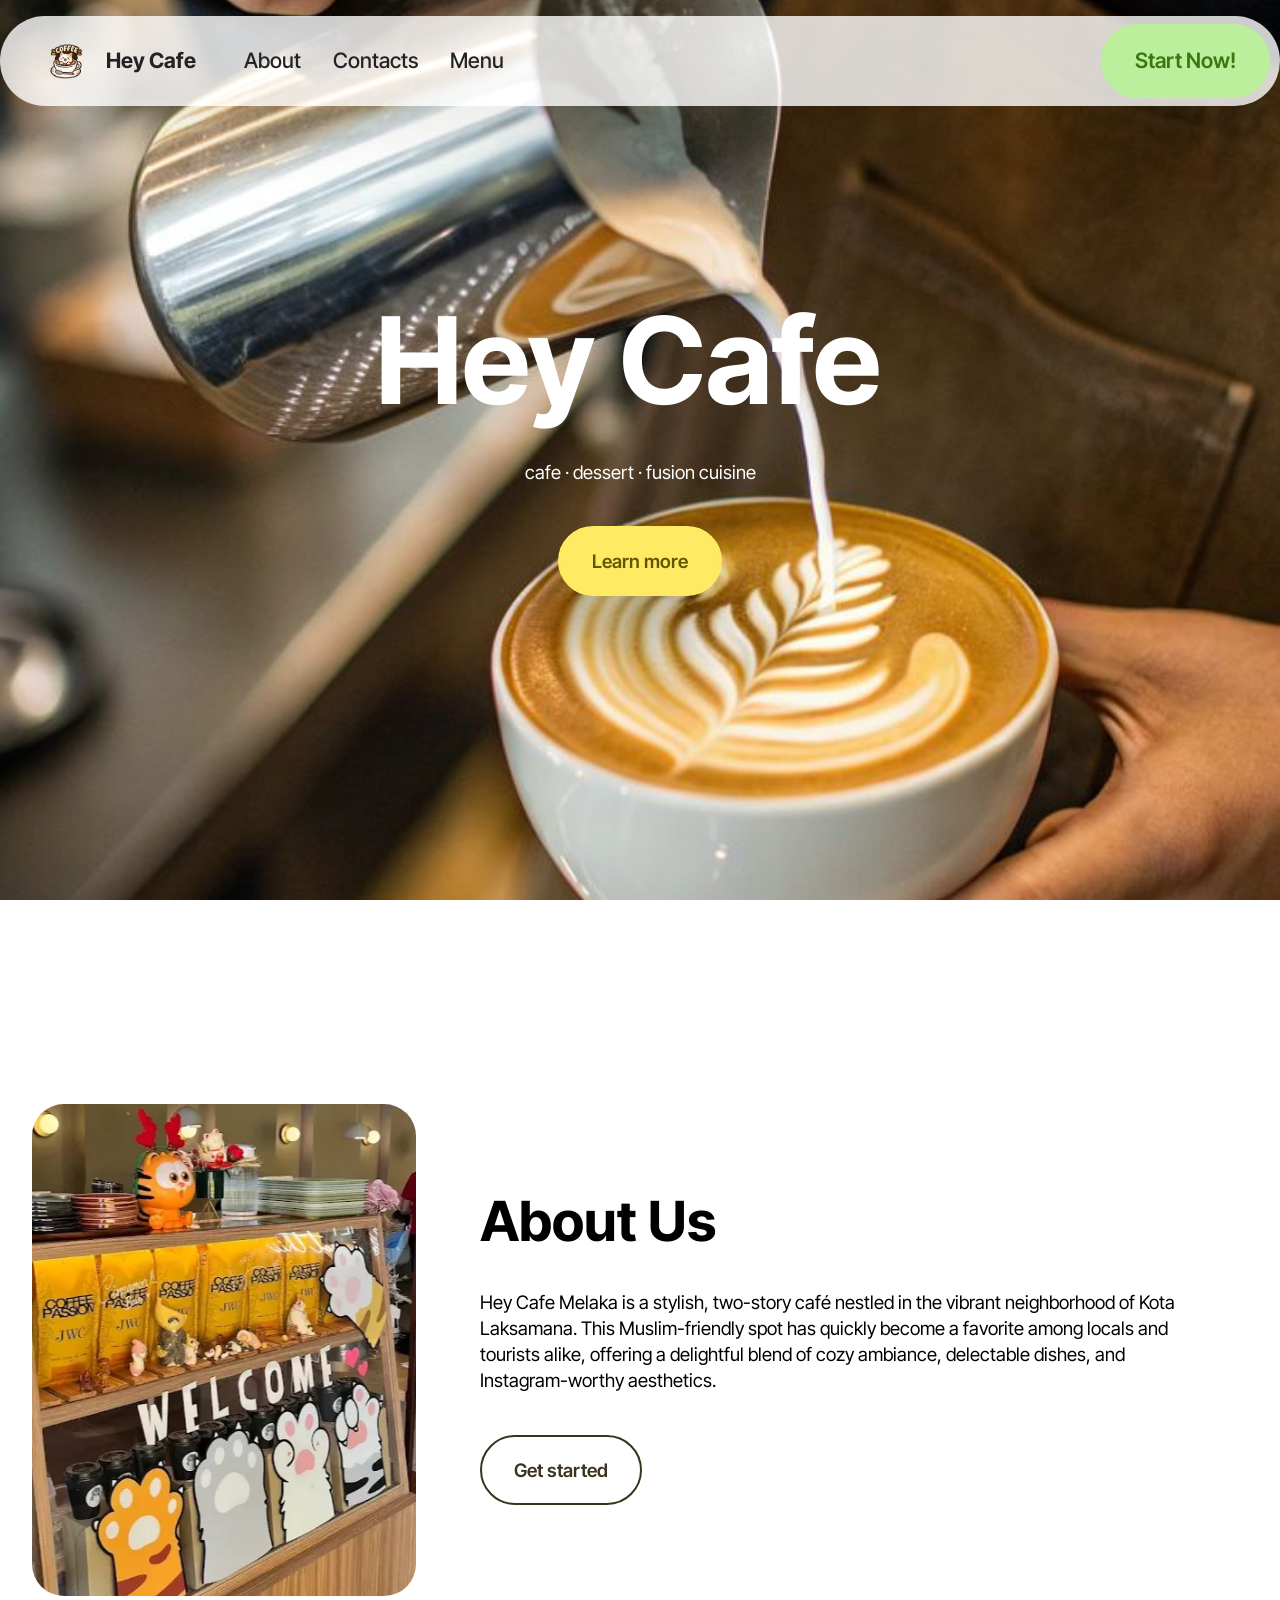
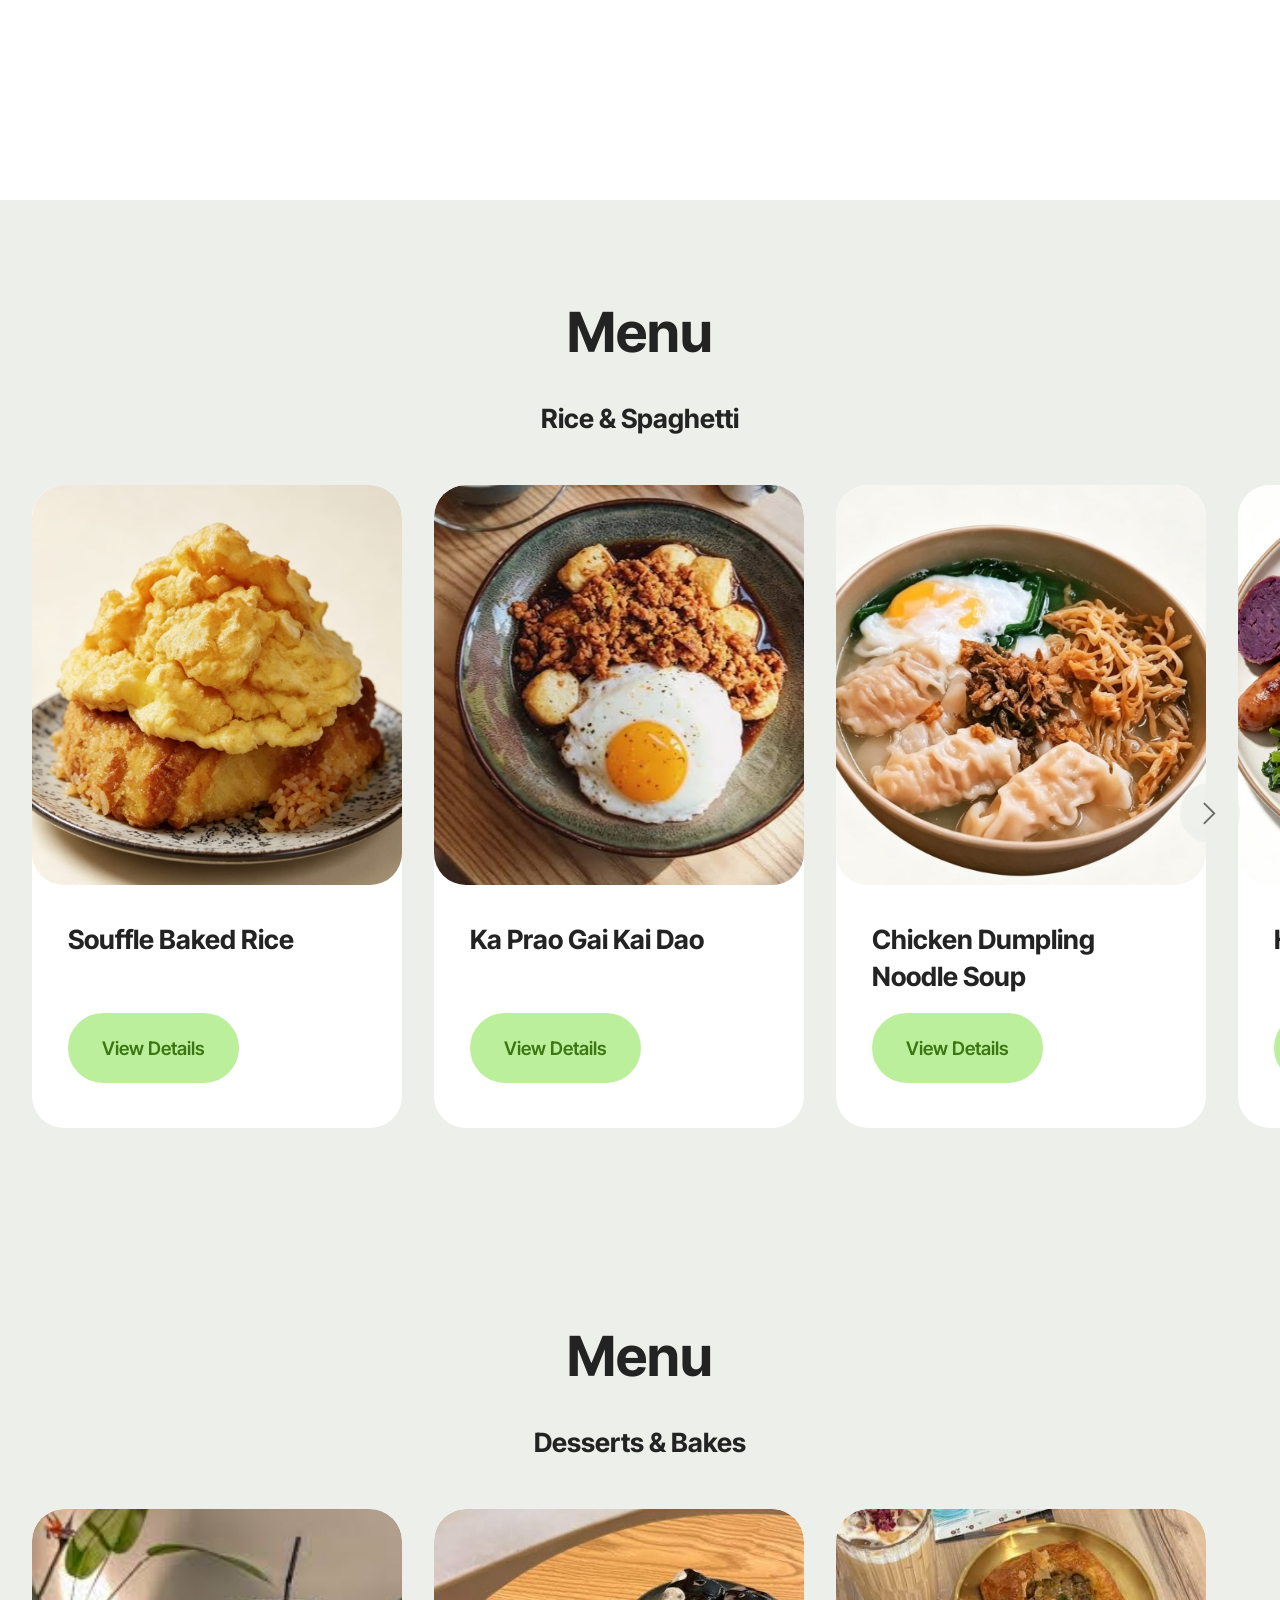
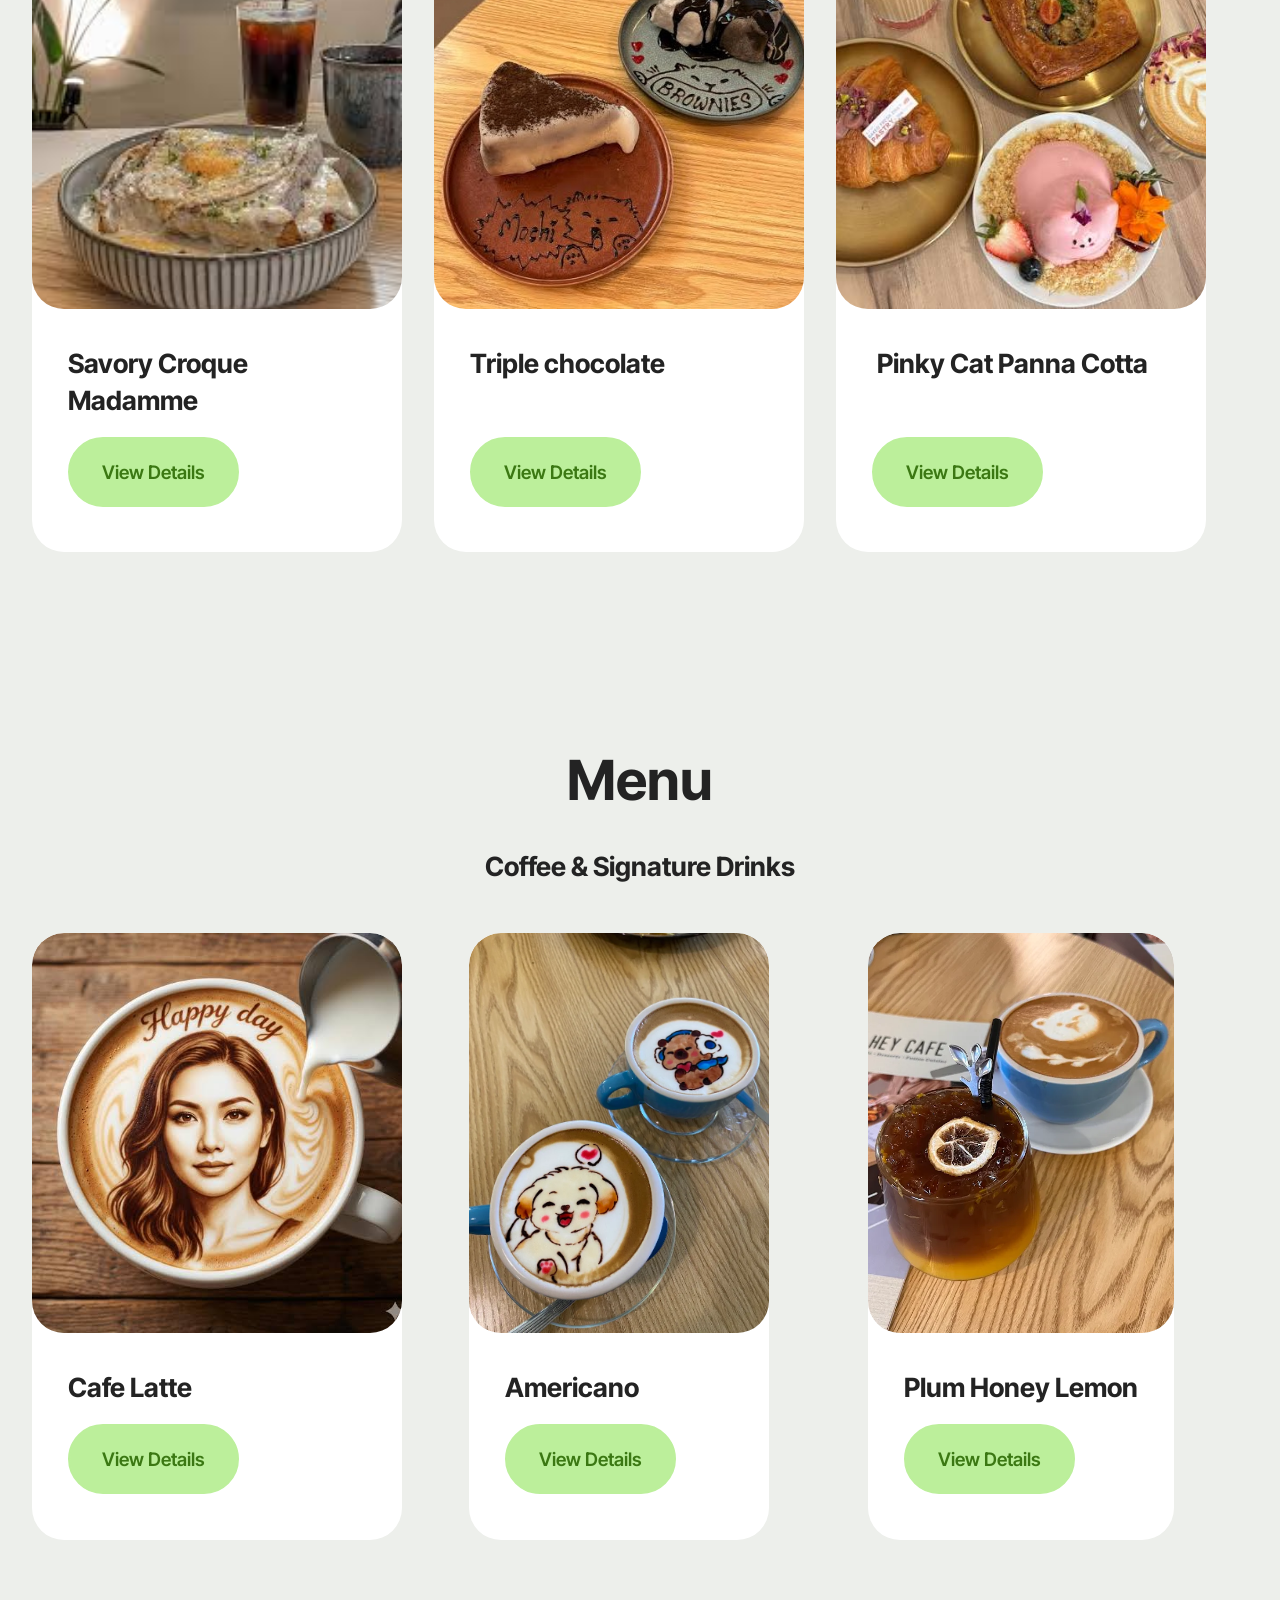
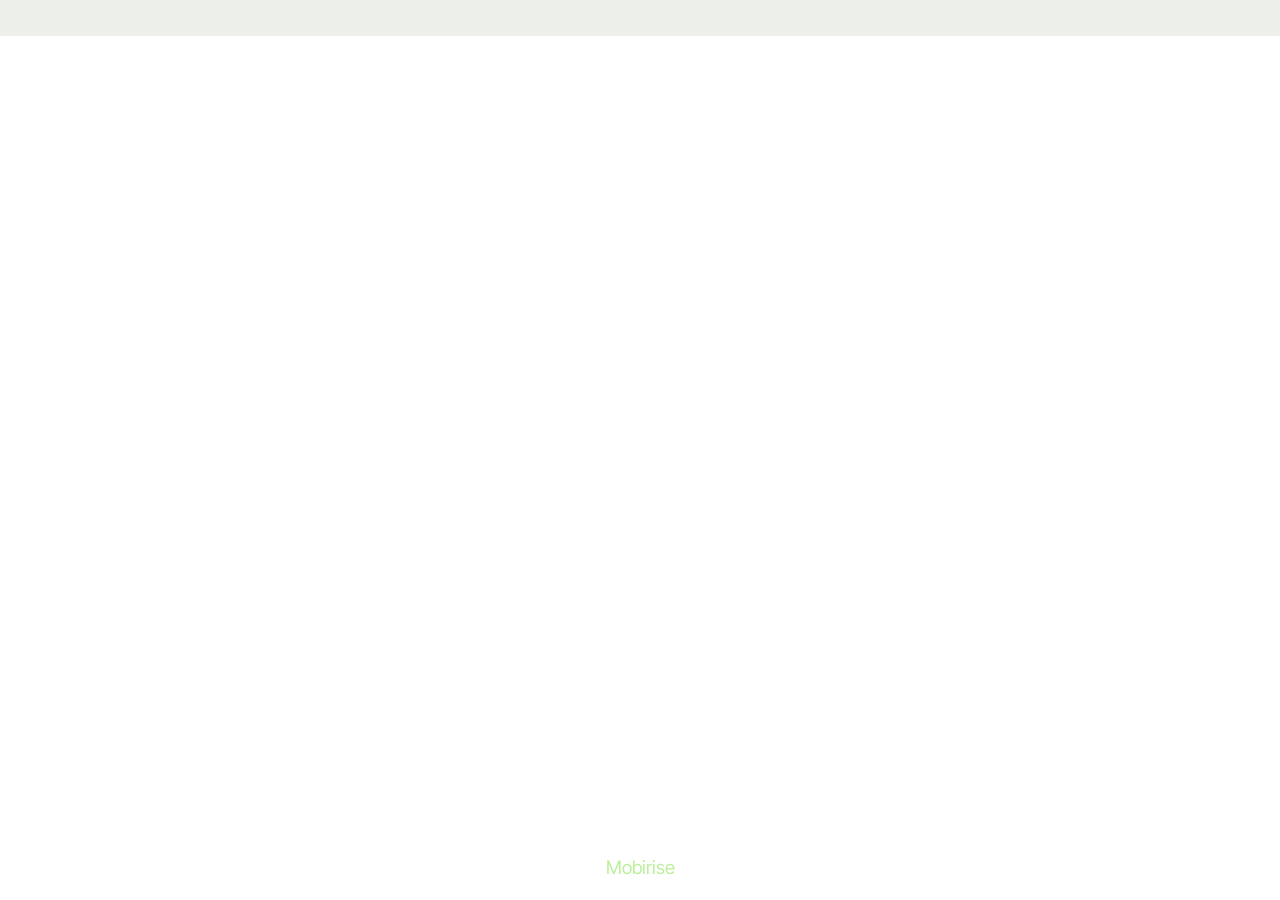
<file: index.html>
<!DOCTYPE html>
<html  >
<head>
  <!-- Site made with Mobirise Website Builder v6.1.12, https://mobirise.com -->
  <meta charset="UTF-8">
  <meta http-equiv="X-UA-Compatible" content="IE=edge">
  <meta name="generator" content="Mobirise v6.1.12, mobirise.com">
  <meta name="viewport" content="width=device-width, initial-scale=1, minimum-scale=1">
  <link rel="shortcut icon" href="assets/images/image-removebg-preview-4.png" type="image/x-icon">
  <meta name="description" content="">
  
  
  <title>Home</title>
  <link rel="stylesheet" href="assets/web/assets/mobirise-icons2/mobirise2.css">
  <link rel="stylesheet" href="assets/bootstrap/css/bootstrap.min.css">
  <link rel="stylesheet" href="assets/dropdown/css/style.css">
  <link rel="stylesheet" href="assets/theme/css/style.css">
  <link rel="preload" href="https://fonts.googleapis.com/css?family=Inter+Tight:100,200,300,400,500,600,700,800,900,100i,200i,300i,400i,500i,600i,700i,800i,900i&display=swap" as="style" onload="this.onload=null;this.rel='stylesheet'">
  <noscript><link rel="stylesheet" href="https://fonts.googleapis.com/css?family=Inter+Tight:100,200,300,400,500,600,700,800,900,100i,200i,300i,400i,500i,600i,700i,800i,900i&display=swap"></noscript>
  <link rel="preload" as="style" href="assets/mobirise/css/mbr-additional.css?v=yV2ma8"><link rel="stylesheet" href="assets/mobirise/css/mbr-additional.css?v=yV2ma8" type="text/css">

  
  
  
</head>
<body>
  
  <section data-bs-version="5.1" class="menu menu1 cid-vx8OiFqQfm" once="menu" id="menu01-0">
	

	<nav class="navbar navbar-dropdown navbar-fixed-top navbar-expand-lg">
		<div class="container">
			<div class="navbar-brand">
				<span class="navbar-logo">
					<a href="https://mobiri.se">
						<img src="assets/images/image-removebg-preview-4.png" alt="Mobirise Website Builder" style="height: 3rem;">
					</a>
				</span>
				<span class="navbar-caption-wrap"><a class="navbar-caption text-black display-4" href="https://mobiri.se">Hey Cafe</a></span>
			</div>
			<button class="navbar-toggler" type="button" data-toggle="collapse" data-bs-toggle="collapse" data-target="#navbarSupportedContent" data-bs-target="#navbarSupportedContent" aria-controls="navbarNavAltMarkup" aria-expanded="false" aria-label="Toggle navigation">
				<div class="hamburger">
					<span></span>
					<span></span>
					<span></span>
					<span></span>
				</div>
			</button>
			<div class="collapse navbar-collapse" id="navbarSupportedContent">
				<ul class="navbar-nav nav-dropdown" data-app-modern-menu="true"><li class="nav-item">
						<a class="nav-link link text-black text-primary display-4" href="index.html#article02-1h">About</a>
					</li>
					<li class="nav-item">
						<a class="nav-link link text-black text-primary display-4" href="page2.html#contacts01-3x">Contacts</a>
					</li><li class="nav-item">
						<a class="nav-link link text-black text-primary display-4" href="page1.html#article19-38" aria-expanded="false">Menu</a>
					</li></ul>
				
				<div class="navbar-buttons mbr-section-btn"><a class="btn btn-primary display-4" href="index.html#header09-9"> Start Now!</a></div>
			</div>
		</div>
	</nav>
</section>

<section data-bs-version="5.1" class="header09 startm5 cid-vx9Js2Rqdf mbr-fullscreen" id="header09-9">	
    
	
	
	<div class="container-fluid">
		<div class="row">
			<div class="content-wrap col-12 col-md-8">
				<h1 class="mbr-section-title mbr-fonts-style mbr-white mb-4 display-1"><strong>Hey Cafe&nbsp;</strong></h1>
				
				<p class="mbr-fonts-style mbr-text mbr-white mb-4 display-7">cafe · dessert · fusion cuisine<br></p>
				<div class="mbr-section-btn"><a class="btn btn-danger display-7" href="index.html#article02-1h">
						Learn more
					</a></div>
			</div>
		</div>
	</div>
</section>

<section data-bs-version="5.1" class="start article2 cid-vxmxqsJlS7 mbr-fullscreen" id="article02-1h">
	

	
	

	<div class="container">
		<div class="row justify-content-center">
			<div class="col-12 col-md-12 col-lg-4 image-wrapper">
				<img class="w-100" src="assets/images/unnamed-19.webp" alt="Mobirise Website Builder">
			</div>
			<div class="col-12 col-md-12 col-lg">
				<div class="text-wrapper align-left">
					<h1 class="mbr-section-title mbr-fonts-style mb-4 display-2"><strong>About Us</strong><strong><br></strong>
					</h1>
					<p class="mbr-text align-left mbr-fonts-style mb-4 display-7">
					Hey Cafe Melaka is a stylish, two-story café nestled in the vibrant neighborhood of Kota Laksamana. This Muslim-friendly spot has quickly become a favorite among locals and tourists alike, offering a delightful blend of cozy ambiance, delectable dishes, and Instagram-worthy aesthetics. ￼
					</p>
					<div class="mbr-section-btn align-left mt-3">
						<a class="btn btn-success-outline display-7" href="https://mobiri.se">Get started</a>
					</div>
				</div>
			</div>
		</div>
	</div>
</section>

<section data-bs-version="5.1" class="features017 mbr-embla cid-vxlxa81QFc" id="features017-13">
	
	
	<div class="position-relative">
		<div class="container-fluid">
			<div class="row justify-content-center">
				<div class="col-12 content-head">
					<div class="mbr-section-head mb-5">
						<h4 class="mbr-section-title mbr-fonts-style align-center mb-0 display-2">
							<strong>Menu</strong></h4>
						<h5 class="mbr-section-subtitle mbr-fonts-style align-center mb-0 mt-4 display-5"><strong>Rice &amp; Spaghetti</strong></h5>
					</div>
				</div>
			</div>
		</div>

		<div class="embla" data-skip-snaps="true" data-align="center" data-contain-scroll="trimSnaps" data-auto-play-interval="5" data-draggable="true">
			<div class="embla__viewport container-fluid">
				<div class="embla__container">
					
					<div class="embla__slide slider-image item active" style="margin-left: 1rem; margin-right: 1rem;">
						<div class="slide-content">
							<div class="item-img">
								<div class="item-wrapper">
									<img src="assets/images/whatsapp-image-2026-10-08-at-11.38.28-2.jpeg" alt="Mobirise Website Builder" title="" data-slide-to="0" data-bs-slide-to="0">
								</div>
							</div>
							<div class="item-content">
								<h5 class="item-title mbr-fonts-style display-5"><strong>Souffle Baked Rice</strong></h5>
								
								
							</div>

							<div class="mbr-section-btn item-footer mt-2"><a href="page1.html#article19-38" class="btn item-btn btn-primary display-7" target="_blank">View Details</a></div>
						</div>
					</div><div class="embla__slide slider-image item" style="margin-left: 1rem; margin-right: 1rem;">
						<div class="slide-content">
							<div class="item-img">
								<div class="item-wrapper">
									<img src="assets/images/images-2.jpeg" alt="Mobirise Website Builder" title="" data-slide-to="1" data-bs-slide-to="1">
								</div>
							</div>
							<div class="item-content">
								<h5 class="item-title mbr-fonts-style display-5"><strong>Ka Prao Gai Kai Dao</strong></h5>
								
								
							</div>
							<div class="mbr-section-btn item-footer mt-2"><a href="page1.html#article19-39" class="btn item-btn btn-primary display-7" target="_blank">View Details</a></div>
						</div>
					</div>
					<div class="embla__slide slider-image item" style="margin-left: 1rem; margin-right: 1rem;">
						<div class="slide-content">
							<div class="item-img">
								<div class="item-wrapper">
									<img src="assets/images/whatsapp-image-2026-10-08-at-13.55.59-3.jpeg" alt="Mobirise Website Builder" title="" data-slide-to="3" data-bs-slide-to="3">
								</div>
							</div>
							<div class="item-content">
								<h5 class="item-title mbr-fonts-style display-5"><strong>Chicken Dumpling Noodle Soup</strong></h5>
								
								
							</div>
							<div class="mbr-section-btn item-footer mt-2"><a href="page1.html#article19-3a" class="btn item-btn btn-primary display-7" target="_blank">View Details</a></div>
						</div>
					</div>
					<div class="embla__slide slider-image item" style="margin-left: 1rem; margin-right: 1rem;">
						<div class="slide-content">
							<div class="item-img">
								<div class="item-wrapper">
									<img src="assets/images/whatsapp-image-2026-10-07-at-11.52.10-4.jpeg" alt="Mobirise Website Builder" title="" data-slide-to="4" data-bs-slide-to="4">
								</div>
							</div>
							<div class="item-content">
								<h5 class="item-title mbr-fonts-style display-5"><strong>Hey Breakkie</strong></h5>
								
								
							</div>
							<div class="mbr-section-btn item-footer mt-2"><a href="page1.html#article19-3b" class="btn item-btn btn-primary display-7" target="_blank">View Details</a></div>
						</div>
					</div>
					<div class="embla__slide slider-image item" style="margin-left: 1rem; margin-right: 1rem;">
						<div class="slide-content">
							<div class="item-img">
								<div class="item-wrapper">
									<img src="assets/images/unnamed-5.webp" alt="Mobirise Website Builder" title="" data-slide-to="5" data-bs-slide-to="5">
								</div>
							</div>
							<div class="item-content">
								<h5 class="item-title mbr-fonts-style display-5"><div><strong style="font-size: calc(1.28rem + 0.52 * ((100vw - 62rem) / 25));">Chicken Meatballs Bolognese</strong></div></h5>
								
								
							</div>
							<div class="mbr-section-btn item-footer mt-2"><a href="page1.html#article19-3c" class="btn item-btn btn-primary display-7" target="_blank">View Details</a></div>
						</div>
					</div>
					
					
					
				</div>
			</div>
			<button class="embla__button embla__button--prev">
				<span class="mobi-mbri mobi-mbri-arrow-prev mbr-iconfont" aria-hidden="true"></span>
				<span class="sr-only visually-hidden visually-hidden visually-hidden">Previous</span>
			</button>
			<button class="embla__button embla__button--next">
				<span class="mobi-mbri mobi-mbri-arrow-next mbr-iconfont" aria-hidden="true"></span>
				<span class="sr-only visually-hidden visually-hidden visually-hidden">Next</span>
			</button>
		</div>
	</div>
</section>

<section data-bs-version="5.1" class="features017 mbr-embla cid-vxmoctno0V" id="features017-19">
	
	
	<div class="position-relative">
		<div class="container-fluid">
			<div class="row justify-content-center">
				<div class="col-12 content-head">
					<div class="mbr-section-head mb-5">
						<h4 class="mbr-section-title mbr-fonts-style align-center mb-0 display-2">
							<strong>Menu</strong></h4>
						<h5 class="mbr-section-subtitle mbr-fonts-style align-center mb-0 mt-4 display-5"><strong>Desserts &amp; Bakes</strong></h5>
					</div>
				</div>
			</div>
		</div>

		<div class="embla" data-skip-snaps="true" data-align="center" data-contain-scroll="trimSnaps" data-auto-play-interval="5" data-draggable="true">
			<div class="embla__viewport container-fluid">
				<div class="embla__container">
					<div class="embla__slide slider-image item active" style="margin-left: 1rem; margin-right: 1rem;">
						<div class="slide-content">
							<div class="item-img">
								<div class="item-wrapper">
									<img src="assets/images/images-14.jpeg" alt="Mobirise Website Builder" title="" data-slide-to="1" data-bs-slide-to="1">
								</div>
							</div>
							<div class="item-content">
								<h5 class="item-title mbr-fonts-style display-5"><strong>Savory Croque Madamme</strong></h5>
								
								
							</div>

							<div class="mbr-section-btn item-footer mt-2"><a href="page1.html#article19-3d" class="btn item-btn btn-primary display-7" target="_blank">View Details</a></div>
						</div>
					</div>
					
					<div class="embla__slide slider-image item" style="margin-left: 1rem; margin-right: 1rem;">
						<div class="slide-content">
							<div class="item-img">
								<div class="item-wrapper">
									<img src="assets/images/images-12.jpeg" alt="Mobirise Website Builder" title="" data-slide-to="1" data-bs-slide-to="1">
								</div>
							</div>
							<div class="item-content">
								<h5 class="item-title mbr-fonts-style display-5"><strong>Triple chocolate</strong></h5>
								
								
							</div>
							<div class="mbr-section-btn item-footer mt-2"><a href="page1.html#article19-3f" class="btn item-btn btn-primary display-7" target="_blank">View Details</a></div>
						</div>
					</div>
					
					<div class="embla__slide slider-image item" style="margin-left: 1rem; margin-right: 1rem;">
						<div class="slide-content">
							<div class="item-img">
								<div class="item-wrapper">
									<img src="assets/images/images-15.jpeg" alt="Mobirise Website Builder" title="" data-slide-to="5" data-bs-slide-to="5">
								</div>
							</div>
							<div class="item-content">
								<h5 class="item-title mbr-fonts-style display-5"><strong>&nbsp;Pinky Cat Panna Cotta</strong><br></h5>
								
								
							</div>
							<div class="mbr-section-btn item-footer mt-2"><a href="page1.html#article19-3g" class="btn item-btn btn-primary display-7" target="_blank">View Details</a></div>
						</div>
					</div>
					
					
					
				</div>
			</div>
			<button class="embla__button embla__button--prev">
				<span class="mobi-mbri mobi-mbri-arrow-prev mbr-iconfont" aria-hidden="true"></span>
				<span class="sr-only visually-hidden visually-hidden visually-hidden">Previous</span>
			</button>
			<button class="embla__button embla__button--next">
				<span class="mobi-mbri mobi-mbri-arrow-next mbr-iconfont" aria-hidden="true"></span>
				<span class="sr-only visually-hidden visually-hidden visually-hidden">Next</span>
			</button>
		</div>
	</div>
</section>

<section data-bs-version="5.1" class="features017 mbr-embla cid-vxlN84FicX" id="features017-18">
	
	
	<div class="position-relative">
		<div class="container-fluid">
			<div class="row justify-content-center">
				<div class="col-12 content-head">
					<div class="mbr-section-head mb-5">
						<h4 class="mbr-section-title mbr-fonts-style align-center mb-0 display-2">
							<strong>Menu</strong></h4>
						<h5 class="mbr-section-subtitle mbr-fonts-style align-center mb-0 mt-4 display-5"><strong>Coffee &amp; Signature Drinks</strong></h5>
					</div>
				</div>
			</div>
		</div>

		<div class="embla" data-skip-snaps="true" data-align="center" data-contain-scroll="trimSnaps" data-auto-play-interval="5" data-draggable="true">
			<div class="embla__viewport container-fluid">
				<div class="embla__container">
					<div class="embla__slide slider-image item active" style="margin-left: 1rem; margin-right: 1rem;">
						<div class="slide-content">
							<div class="item-img">
								<div class="item-wrapper">
									<img src="assets/images/images-13.jpeg" alt="Mobirise Website Builder" title="" data-slide-to="1" data-bs-slide-to="1">
								</div>
							</div>
							<div class="item-content">
								<h5 class="item-title mbr-fonts-style display-5"><strong>Cafe Latte</strong></h5>
								
								
							</div>

							<div class="mbr-section-btn item-footer mt-2"><a href="page1.html#article19-3h" class="btn item-btn btn-primary display-7" target="_blank">View Details</a></div>
						</div>
					</div>
					<div class="embla__slide slider-image item" style="margin-left: 1rem; margin-right: 1rem;">
						<div class="slide-content">
							<div class="item-img">
								<div class="item-wrapper">
									<img src="assets/images/unnamed-21.webp" alt="Mobirise Website Builder" title="" data-slide-to="2" data-bs-slide-to="2">
								</div>
							</div>
							<div class="item-content">
								<h5 class="item-title mbr-fonts-style display-5"><strong>Americano</strong></h5>
								
								
							</div>
							<div class="mbr-section-btn item-footer mt-2"><a href="page1.html#article19-3i" class="btn item-btn btn-primary display-7" target="_blank">View Details</a></div>
						</div>
					</div>
					<div class="embla__slide slider-image item" style="margin-left: 1rem; margin-right: 1rem;">
						<div class="slide-content">
							<div class="item-img">
								<div class="item-wrapper">
									<img src="assets/images/unnamed-22.webp" alt="Mobirise Website Builder" title="" data-slide-to="3" data-bs-slide-to="3">
								</div>
							</div>
							<div class="item-content">
								<h5 class="item-title mbr-fonts-style display-5"><strong>Plum Honey Lemon</strong></h5>
								
								
							</div>
							<div class="mbr-section-btn item-footer mt-2"><a href="page1.html#article19-3j" class="btn item-btn btn-primary display-7" target="_blank">View Details</a></div>
						</div>
					</div>
					
					
					
					
					
				</div>
			</div>
			<button class="embla__button embla__button--prev">
				<span class="mobi-mbri mobi-mbri-arrow-prev mbr-iconfont" aria-hidden="true"></span>
				<span class="sr-only visually-hidden visually-hidden visually-hidden">Previous</span>
			</button>
			<button class="embla__button embla__button--next">
				<span class="mobi-mbri mobi-mbri-arrow-next mbr-iconfont" aria-hidden="true"></span>
				<span class="sr-only visually-hidden visually-hidden visually-hidden">Next</span>
			</button>
		</div>
	</div>
</section>

<section data-bs-version="5.1" class="contacts4 map1 cid-vxtvAQx87N" id="contacts04-37">

	

	<div class="main_wrapper">
		
        <div class="google-map"><iframe frameborder="0" style="border:0" src="https://www.google.com/maps/embed?pb=!1m18!1m12!1m3!1d3711.7519244382047!2d102.23303907496779!3d2.1957725977847904!2m3!1f0!2f0!3f0!3m2!1i1024!2i768!4f13.1!3m3!1m2!1s0x31d1f147ed033591%3A0x314d63a6acb644f5!2sHey%20Cafe!5e1!3m2!1sen!2smy!4v1791475764665!5m2!1sen!2smy" allowfullscreen=""></iframe></div>
	</div>
</section><section class="display-7" style="padding: 0;align-items: center;justify-content: center;flex-wrap: wrap;    align-content: center;display: flex;position: relative;height: 4rem;"><a href="https://mobiri.se/" style="flex: 1 1;height: 4rem;position: absolute;width: 100%;z-index: 1;"><img alt="" style="height: 4rem;" src="[data-uri]"></a><p style="margin: 0;text-align: center;" class="display-7">&#8204;</p><a style="z-index:1" href="https://mobirise.com">Mobirise </a></section><script src="assets/bootstrap/js/bootstrap.bundle.min.js"></script>  <script src="assets/smoothscroll/smooth-scroll.js"></script>  <script src="assets/ytplayer/index.js"></script>  <script src="assets/dropdown/js/navbar-dropdown.js"></script>  <script src="assets/embla/embla.min.js"></script>  <script src="assets/embla/script.js"></script>  <script src="assets/theme/js/script.js"></script>  
  
  
</body>
</html>
</file>
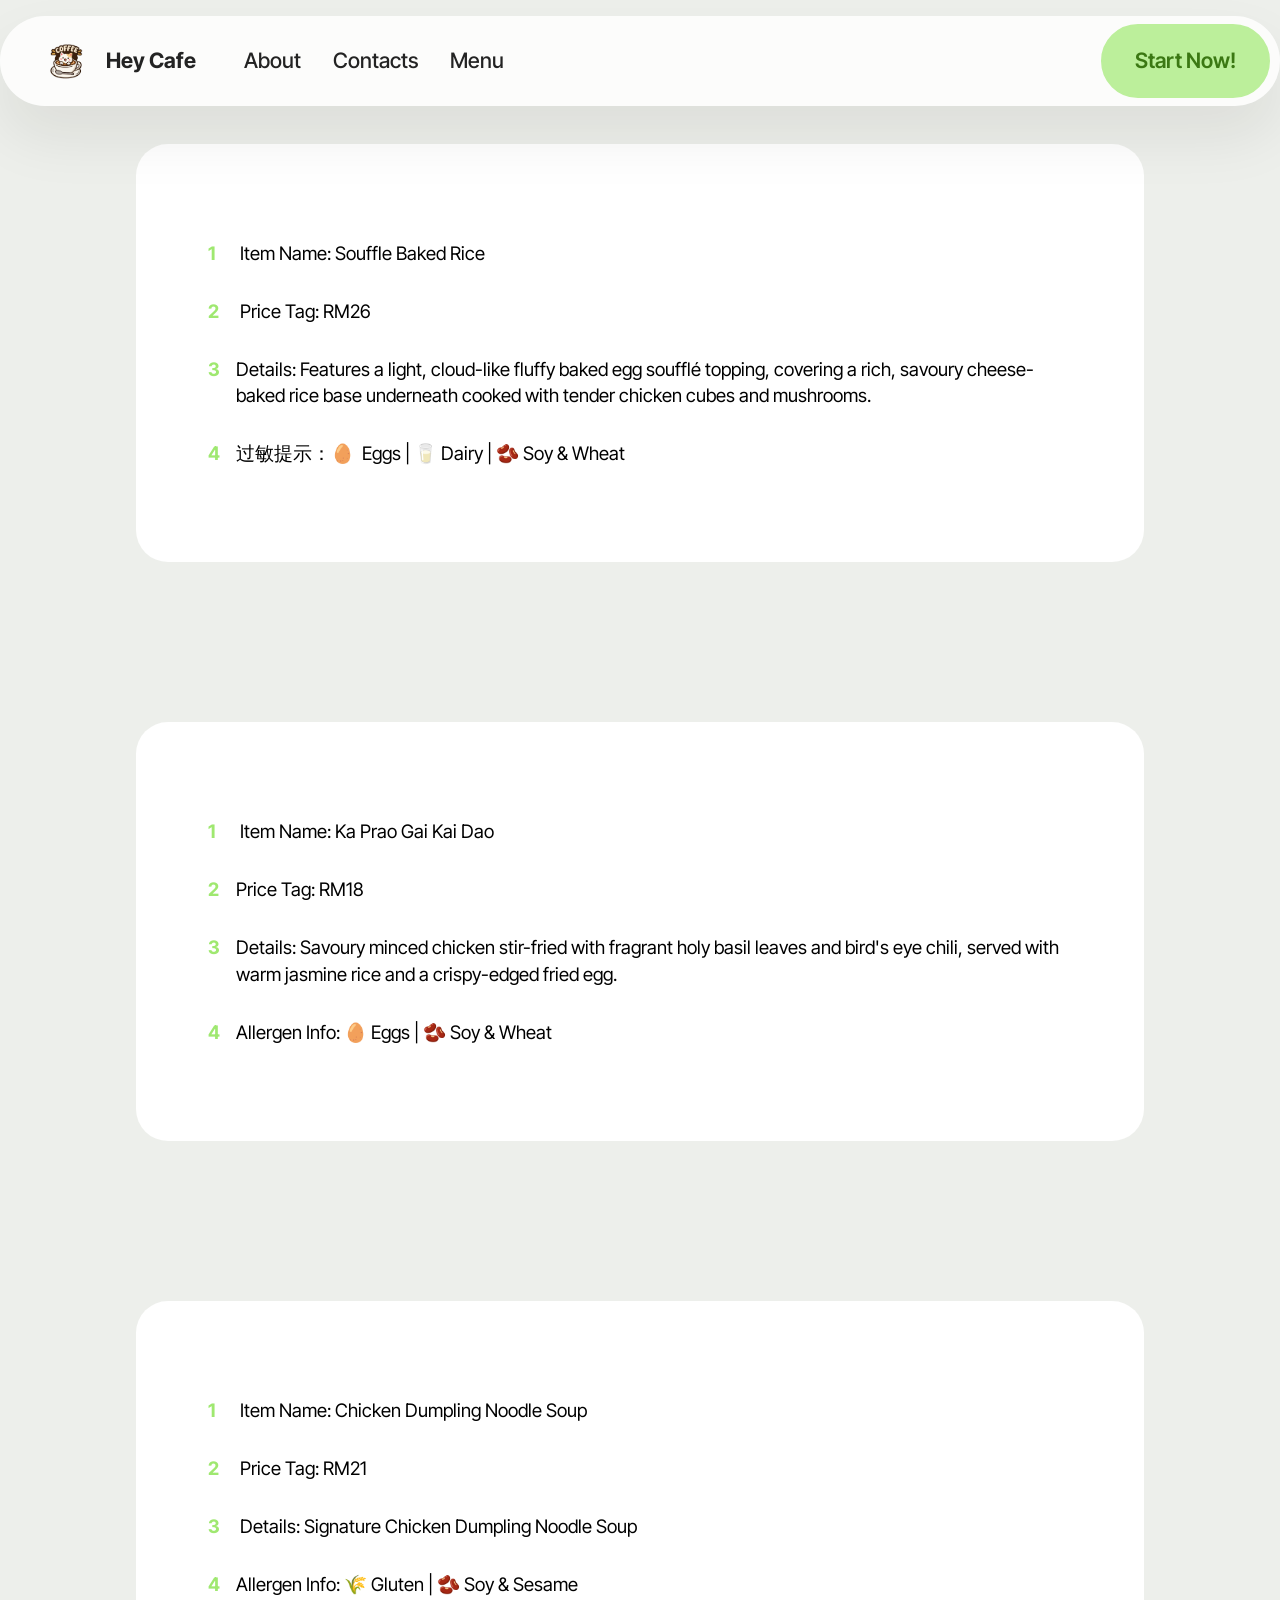
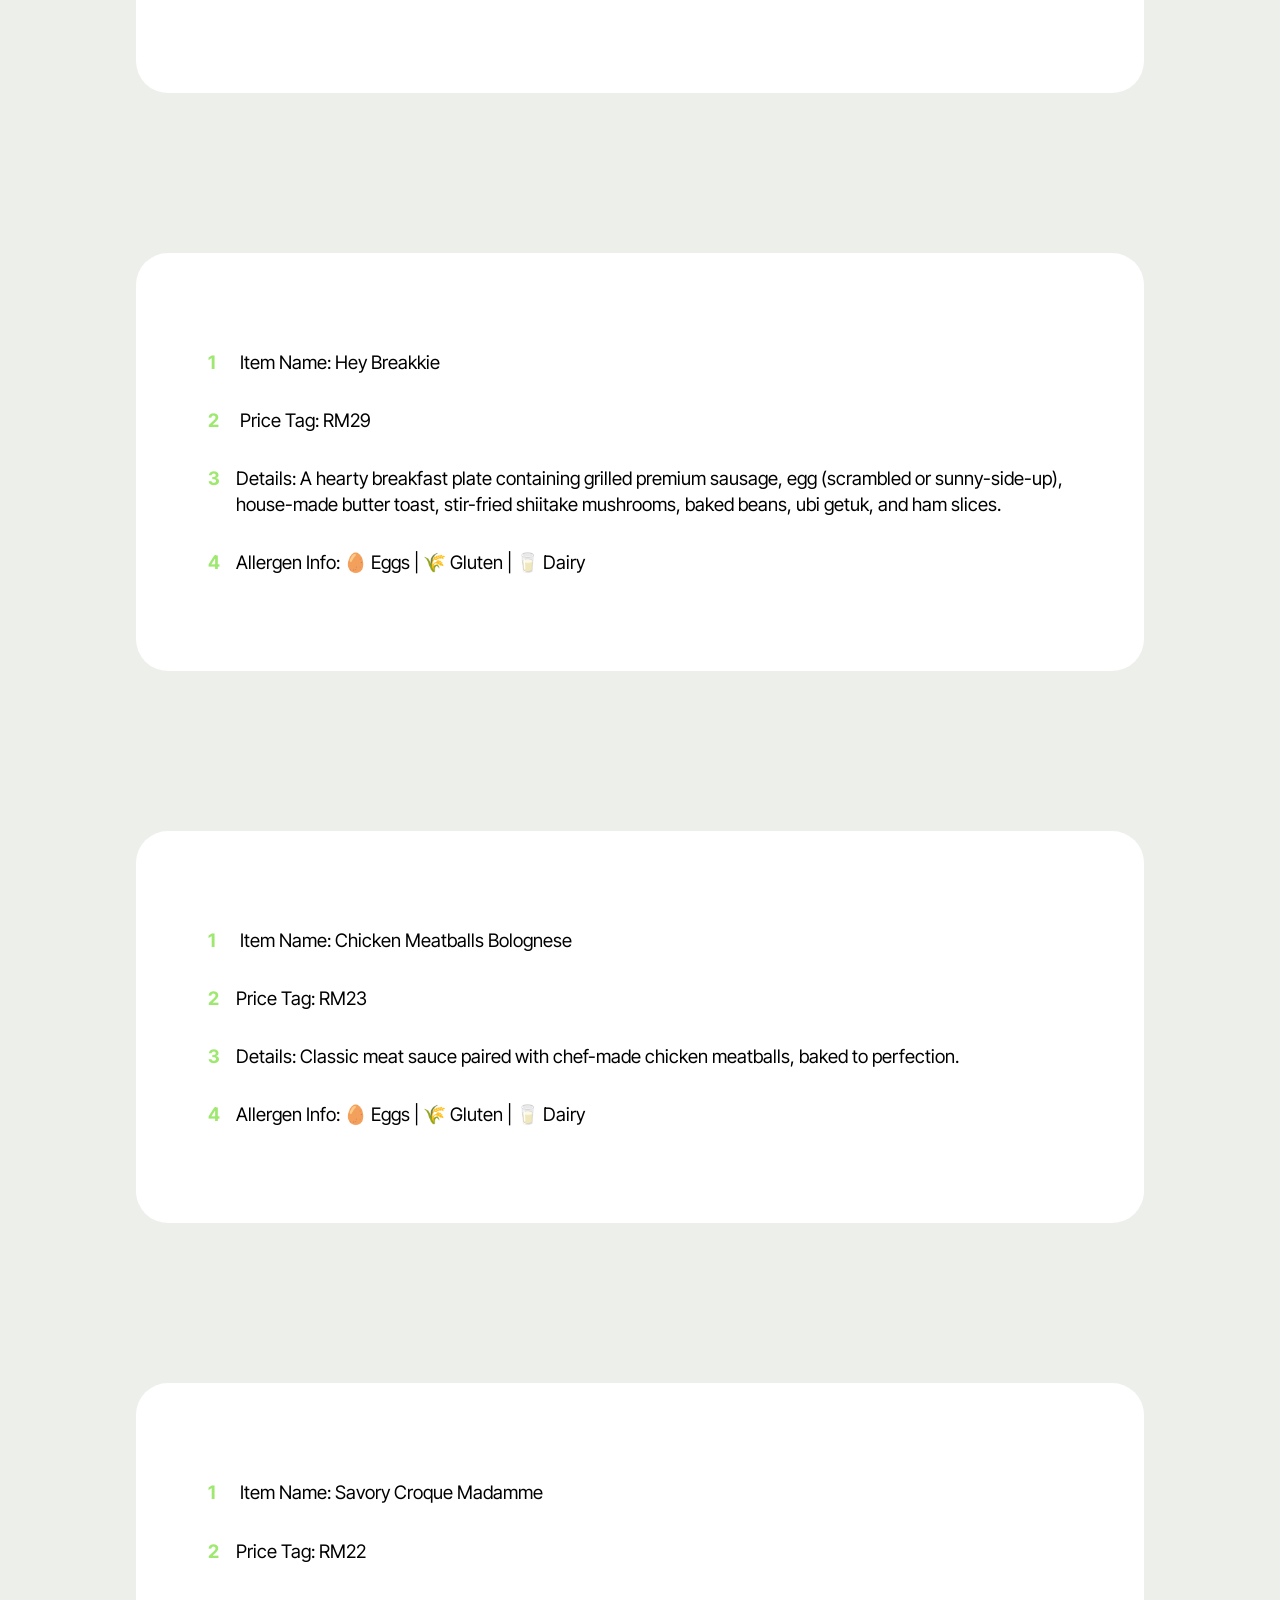
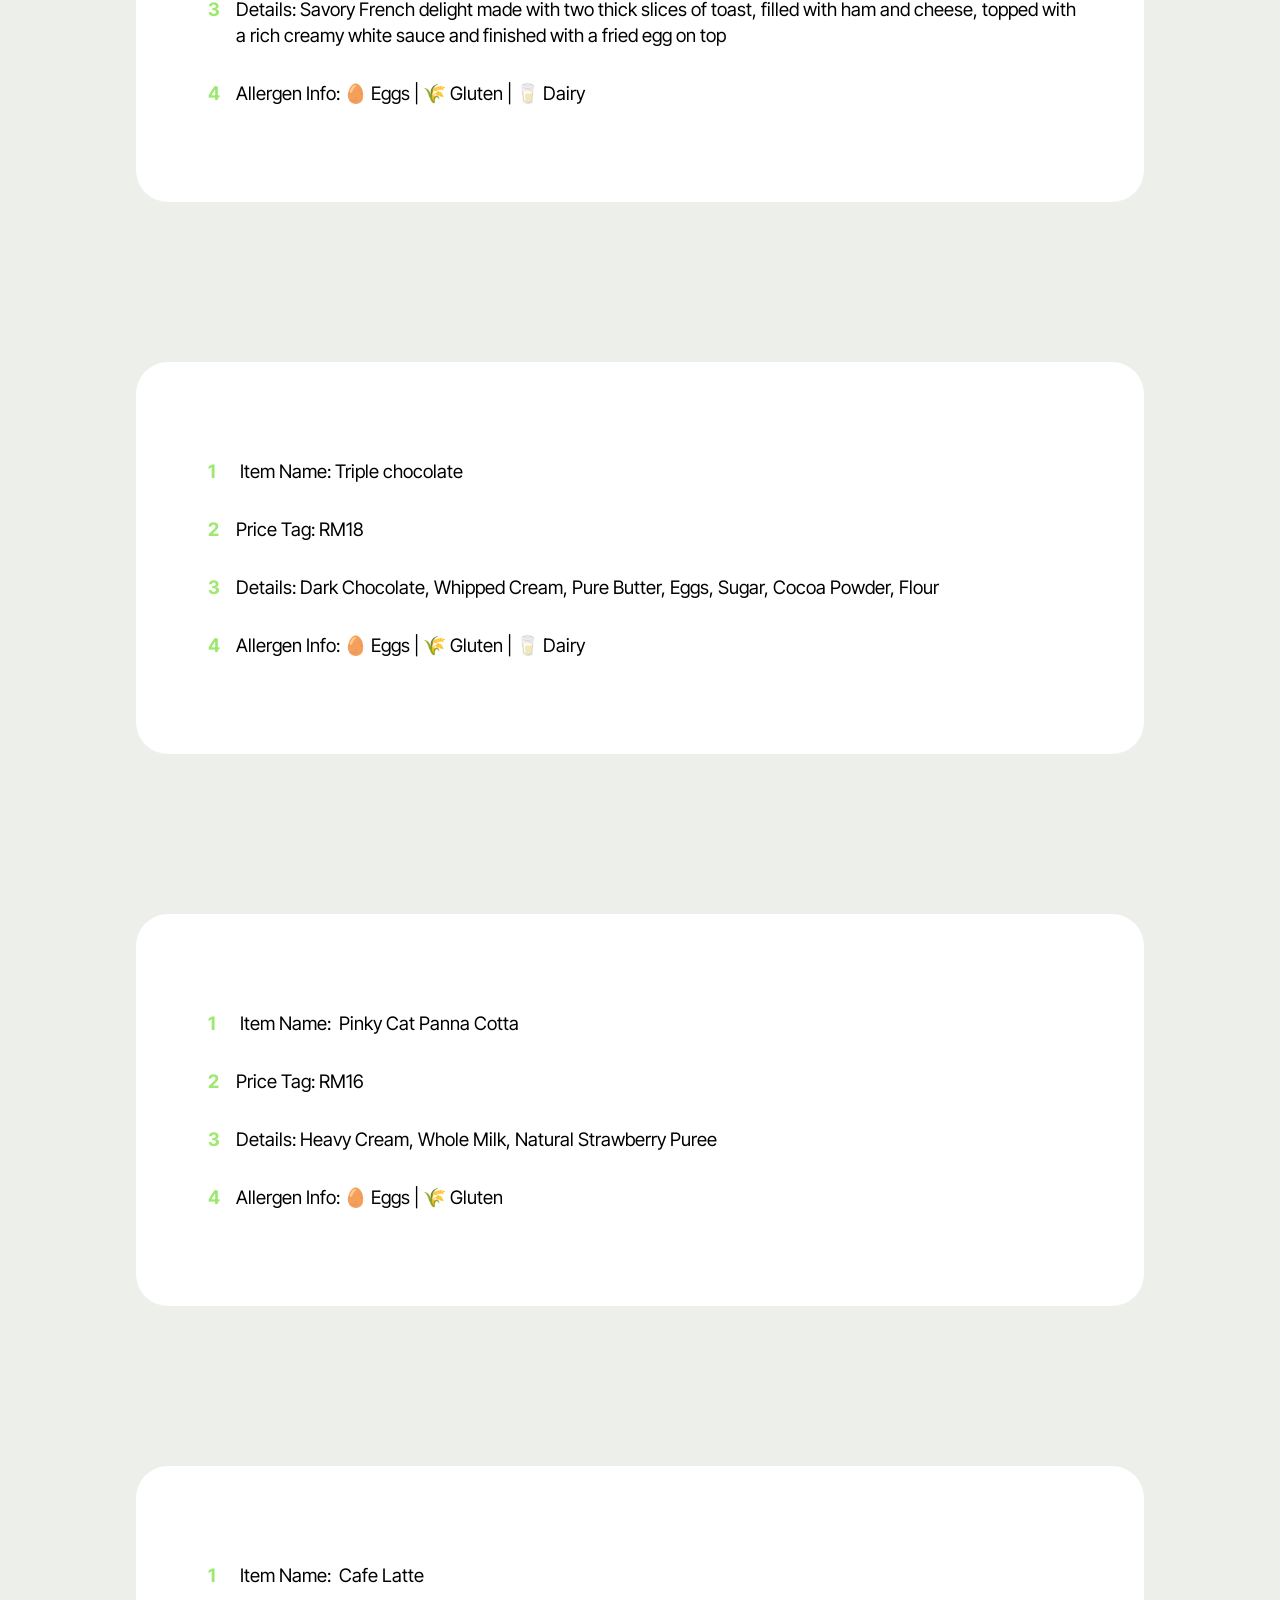
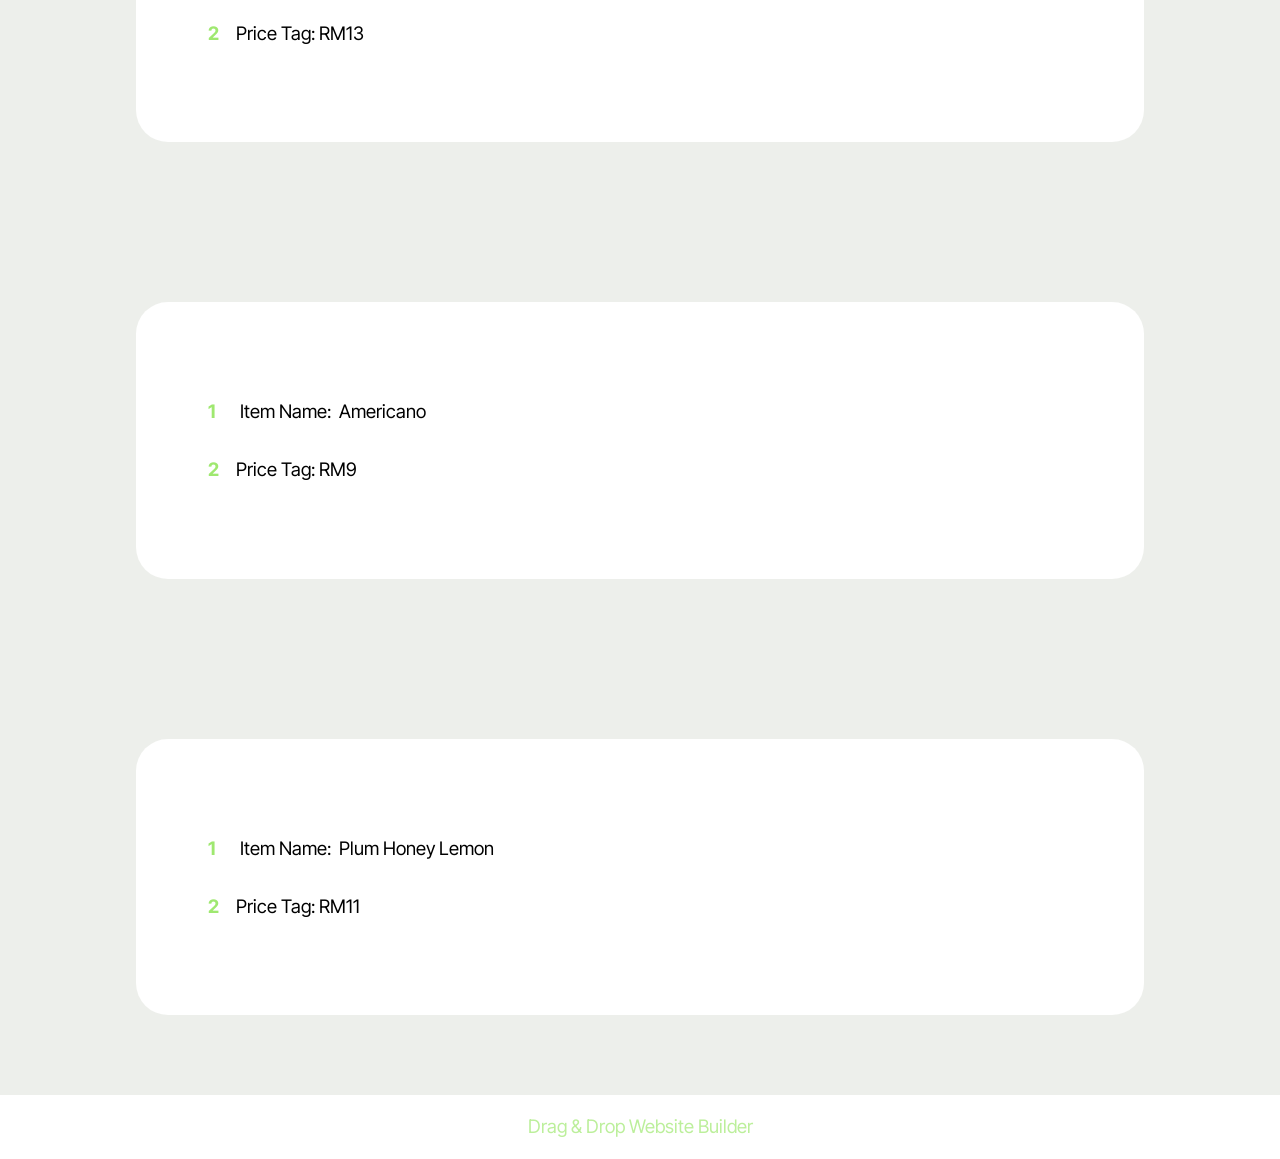
<file: page1.html>
<!DOCTYPE html>
<html  >
<head>
  <!-- Site made with Mobirise Website Builder v6.1.12, https://mobirise.com -->
  <meta charset="UTF-8">
  <meta http-equiv="X-UA-Compatible" content="IE=edge">
  <meta name="generator" content="Mobirise v6.1.12, mobirise.com">
  <meta name="viewport" content="width=device-width, initial-scale=1, minimum-scale=1">
  <link rel="shortcut icon" href="assets/images/image-removebg-preview-4.png" type="image/x-icon">
  <meta name="description" content="">
  
  
  <title>Menu</title>
  <link rel="stylesheet" href="assets/web/assets/mobirise-icons2/mobirise2.css">
  <link rel="stylesheet" href="assets/bootstrap/css/bootstrap.min.css">
  <link rel="stylesheet" href="assets/dropdown/css/style.css">
  <link rel="stylesheet" href="assets/theme/css/style.css">
  <link rel="preload" href="https://fonts.googleapis.com/css?family=Inter+Tight:100,200,300,400,500,600,700,800,900,100i,200i,300i,400i,500i,600i,700i,800i,900i&display=swap" as="style" onload="this.onload=null;this.rel='stylesheet'">
  <noscript><link rel="stylesheet" href="https://fonts.googleapis.com/css?family=Inter+Tight:100,200,300,400,500,600,700,800,900,100i,200i,300i,400i,500i,600i,700i,800i,900i&display=swap"></noscript>
  <link rel="preload" as="style" href="assets/mobirise/css/mbr-additional.css?v=cX3wNf"><link rel="stylesheet" href="assets/mobirise/css/mbr-additional.css?v=cX3wNf" type="text/css">

  
  
  
</head>
<body>
  
  <section data-bs-version="5.1" class="menu menu1 cid-vxpNZpyoNB" once="menu" id="menu01-2i">
	

	<nav class="navbar navbar-dropdown navbar-fixed-top navbar-expand-lg">
		<div class="container">
			<div class="navbar-brand">
				<span class="navbar-logo">
					<a href="https://mobiri.se">
						<img src="assets/images/image-removebg-preview-4.png" alt="Mobirise Website Builder" style="height: 3rem;">
					</a>
				</span>
				<span class="navbar-caption-wrap"><a class="navbar-caption text-black display-4" href="https://mobiri.se">Hey Cafe</a></span>
			</div>
			<button class="navbar-toggler" type="button" data-toggle="collapse" data-bs-toggle="collapse" data-target="#navbarSupportedContent" data-bs-target="#navbarSupportedContent" aria-controls="navbarNavAltMarkup" aria-expanded="false" aria-label="Toggle navigation">
				<div class="hamburger">
					<span></span>
					<span></span>
					<span></span>
					<span></span>
				</div>
			</button>
			<div class="collapse navbar-collapse" id="navbarSupportedContent">
				<ul class="navbar-nav nav-dropdown" data-app-modern-menu="true"><li class="nav-item">
						<a class="nav-link link text-black text-primary display-4" href="index.html#article02-1h">About</a>
					</li>
					<li class="nav-item">
						<a class="nav-link link text-black text-primary display-4" href="page2.html#contacts01-3x">Contacts</a>
					</li><li class="nav-item">
						<a class="nav-link link text-black text-primary display-4" href="page1.html#article19-38" aria-expanded="false">Menu</a>
					</li></ul>
				
				<div class="navbar-buttons mbr-section-btn"><a class="btn btn-primary display-4" href="index.html#header09-9"> Start Now!</a></div>
			</div>
		</div>
	</nav>
</section>

<section data-bs-version="5.1" class="article07 cid-vxvZpw5aeN" id="article19-38">
  

  
  
  <div class="container">
    <div class="row justify-content-center">
      <div class="card col-md-12 col-lg-10">
        <div class="card-wrapper">
          
          <div class="card-box align-left mt-4">
            <div class="mbr-text counter-container mbr-fonts-style display-7">
              <ol>
                <li>&nbsp;Item Name: Souffle Baked Rice</li><li>&nbsp;Price Tag: RM26</li><li>Details: Features a light, cloud-like fluffy baked egg soufflé topping, covering a rich, savoury cheese-baked rice base underneath cooked with tender chicken cubes and mushrooms.</li><li>过敏提示：🥚&nbsp; Eggs | 🥛 Dairy | 🫘 Soy &amp; Wheat</li>
              </ol>
            </div>
          </div>
        </div>
      </div>
    </div>
  </div>
</section>

<section data-bs-version="5.1" class="article07 cid-vxvZO8KfOl" id="article19-39">
  

  
  
  <div class="container">
    <div class="row justify-content-center">
      <div class="card col-md-12 col-lg-10">
        <div class="card-wrapper">
          
          <div class="card-box align-left mt-4">
            <div class="mbr-text counter-container mbr-fonts-style display-7">
              <ol>
                <li>&nbsp;Item Name: Ka Prao Gai Kai Dao</li><li> Price Tag: RM18</li><li>Details: Savoury minced chicken stir-fried with fragrant holy basil leaves and bird's eye chili, served with warm jasmine rice and a crispy-edged fried egg.</li><li>Allergen Info: 🥚 Eggs | 🫘 Soy &amp; Wheat</li>
              </ol>
            </div>
          </div>
        </div>
      </div>
    </div>
  </div>
</section>

<section data-bs-version="5.1" class="article07 cid-vxw0qQvC9f" id="article19-3a">
  

  
  
  <div class="container">
    <div class="row justify-content-center">
      <div class="card col-md-12 col-lg-10">
        <div class="card-wrapper">
          
          <div class="card-box align-left mt-4">
            <div class="mbr-text counter-container mbr-fonts-style display-7">
              <ol>
                <li>&nbsp;Item Name: Chicken Dumpling Noodle Soup</li><li>&nbsp;Price Tag: RM21</li><li>&nbsp;Details: Signature Chicken Dumpling Noodle Soup</li><li> Allergen Info: 🌾 Gluten | 🫘 Soy &amp; Sesame</li>
              </ol>
            </div>
          </div>
        </div>
      </div>
    </div>
  </div>
</section>

<section data-bs-version="5.1" class="article07 cid-vxw0VSqq7z" id="article19-3b">
  

  
  
  <div class="container">
    <div class="row justify-content-center">
      <div class="card col-md-12 col-lg-10">
        <div class="card-wrapper">
          
          <div class="card-box align-left mt-4">
            <div class="mbr-text counter-container mbr-fonts-style display-7">
              <ol>
                <li>&nbsp;Item Name: Hey Breakkie</li><li>&nbsp;Price Tag: RM29</li><li>Details: A hearty breakfast plate containing grilled premium sausage, egg (scrambled or sunny-side-up), house-made butter toast, stir-fried shiitake mushrooms, baked beans, ubi getuk, and ham slices.</li><li>Allergen Info: 🥚 Eggs | 🌾 Gluten | 🥛 Dairy</li>
              </ol>
            </div>
          </div>
        </div>
      </div>
    </div>
  </div>
</section>

<section data-bs-version="5.1" class="article07 cid-vxw1cqNOdu" id="article19-3c">
  

  
  
  <div class="container">
    <div class="row justify-content-center">
      <div class="card col-md-12 col-lg-10">
        <div class="card-wrapper">
          
          <div class="card-box align-left mt-4">
            <div class="mbr-text counter-container mbr-fonts-style display-7">
              <ol>
                <li>&nbsp;Item Name: Chicken Meatballs Bolognese&nbsp;</li><li>Price Tag: RM23</li><li>Details: Classic meat sauce paired with chef-made chicken meatballs, baked to perfection.</li><li>Allergen Info: 🥚 Eggs | 🌾 Gluten | 🥛 Dairy</li>
              </ol>
            </div>
          </div>
        </div>
      </div>
    </div>
  </div>
</section>

<section data-bs-version="5.1" class="article07 cid-vxw1H7A42c" id="article19-3d">
  

  
  
  <div class="container">
    <div class="row justify-content-center">
      <div class="card col-md-12 col-lg-10">
        <div class="card-wrapper">
          
          <div class="card-box align-left mt-4">
            <div class="mbr-text counter-container mbr-fonts-style display-7">
              <ol>
                <li>&nbsp;Item Name: Savory Croque Madamme</li><li>Price Tag: RM22</li><li>Details: Savory French delight made with two thick slices of toast, filled with ham and cheese, topped with a rich creamy white sauce and finished with a fried egg on top</li><li>Allergen Info: 🥚 Eggs | 🌾 Gluten | 🥛 Dairy</li>
              </ol>
            </div>
          </div>
        </div>
      </div>
    </div>
  </div>
</section>

<section data-bs-version="5.1" class="article07 cid-vxwiQ4DD5L" id="article19-3f">
  

  
  
  <div class="container">
    <div class="row justify-content-center">
      <div class="card col-md-12 col-lg-10">
        <div class="card-wrapper">
          
          <div class="card-box align-left mt-4">
            <div class="mbr-text counter-container mbr-fonts-style display-7">
              <ol>
                <li>&nbsp;Item Name: Triple chocolate</li><li>Price Tag: RM18</li><li>Details: Dark Chocolate, Whipped Cream, Pure Butter, Eggs, Sugar, Cocoa Powder, Flour</li><li>Allergen Info: 🥚 Eggs | 🌾 Gluten | 🥛 Dairy</li>
              </ol>
            </div>
          </div>
        </div>
      </div>
    </div>
  </div>
</section>

<section data-bs-version="5.1" class="article07 cid-vxwjnfI1bV" id="article19-3g">
  

  
  
  <div class="container">
    <div class="row justify-content-center">
      <div class="card col-md-12 col-lg-10">
        <div class="card-wrapper">
          
          <div class="card-box align-left mt-4">
            <div class="mbr-text counter-container mbr-fonts-style display-7">
              <ol>
                <li>&nbsp;Item Name:&nbsp; Pinky Cat Panna Cotta</li><li>Price Tag: RM16</li><li>Details: Heavy Cream, Whole Milk, Natural Strawberry Puree</li><li>Allergen Info: 🥚 Eggs | 🌾 Gluten</li>
              </ol>
            </div>
          </div>
        </div>
      </div>
    </div>
  </div>
</section>

<section data-bs-version="5.1" class="article07 cid-vxwl3eJZwR" id="article19-3h">
  

  
  
  <div class="container">
    <div class="row justify-content-center">
      <div class="card col-md-12 col-lg-10">
        <div class="card-wrapper">
          
          <div class="card-box align-left mt-4">
            <div class="mbr-text counter-container mbr-fonts-style display-7">
              <ol>
                <li>&nbsp;Item Name:&nbsp; Cafe Latte</li><li>Price Tag: RM13</li>
              </ol>
            </div>
          </div>
        </div>
      </div>
    </div>
  </div>
</section>

<section data-bs-version="5.1" class="article07 cid-vxwmAUz6V2" id="article19-3i">
  

  
  
  <div class="container">
    <div class="row justify-content-center">
      <div class="card col-md-12 col-lg-10">
        <div class="card-wrapper">
          
          <div class="card-box align-left mt-4">
            <div class="mbr-text counter-container mbr-fonts-style display-7">
              <ol>
                <li>&nbsp;Item Name:&nbsp; Americano</li><li>Price Tag: RM9</li>
              </ol>
            </div>
          </div>
        </div>
      </div>
    </div>
  </div>
</section>

<section data-bs-version="5.1" class="article07 cid-vxwn4bKIyB" id="article19-3j">
  

  
  
  <div class="container">
    <div class="row justify-content-center">
      <div class="card col-md-12 col-lg-10">
        <div class="card-wrapper">
          
          <div class="card-box align-left mt-4">
            <div class="mbr-text counter-container mbr-fonts-style display-7">
              <ol>
                <li>&nbsp;Item Name:&nbsp; Plum Honey Lemon</li><li>Price Tag: RM11</li>
              </ol>
            </div>
          </div>
        </div>
      </div>
    </div>
  </div>
</section><section class="display-7" style="padding: 0;align-items: center;justify-content: center;flex-wrap: wrap;    align-content: center;display: flex;position: relative;height: 4rem;"><a href="https://mobiri.se/" style="flex: 1 1;height: 4rem;position: absolute;width: 100%;z-index: 1;"><img alt="" style="height: 4rem;" src="[data-uri]"></a><p style="margin: 0;text-align: center;" class="display-7">&#8204;</p><a style="z-index:1" href="https://mobirise.com/drag-drop-website-builder.html">Drag & Drop Website Builder</a></section><script src="assets/bootstrap/js/bootstrap.bundle.min.js"></script>  <script src="assets/smoothscroll/smooth-scroll.js"></script>  <script src="assets/ytplayer/index.js"></script>  <script src="assets/dropdown/js/navbar-dropdown.js"></script>  <script src="assets/theme/js/script.js"></script>  
  
  
</body>
</html>
</file>
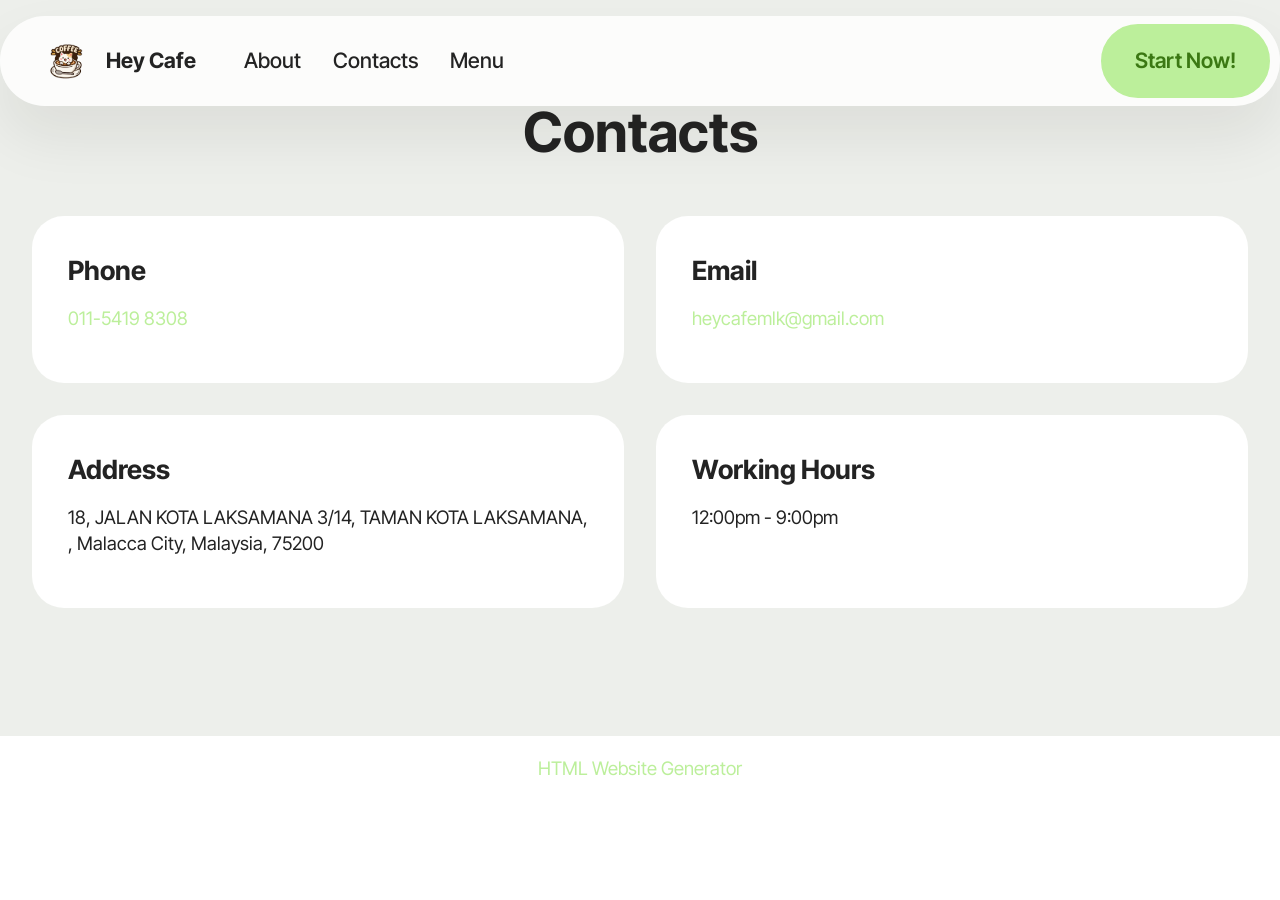
<file: page2.html>
<!DOCTYPE html>
<html  >
<head>
  <!-- Site made with Mobirise Website Builder v6.1.12, https://mobirise.com -->
  <meta charset="UTF-8">
  <meta http-equiv="X-UA-Compatible" content="IE=edge">
  <meta name="generator" content="Mobirise v6.1.12, mobirise.com">
  <meta name="viewport" content="width=device-width, initial-scale=1, minimum-scale=1">
  <link rel="shortcut icon" href="assets/images/image-removebg-preview-4.png" type="image/x-icon">
  <meta name="description" content="">
  
  
  <title>contact</title>
  <link rel="stylesheet" href="assets/web/assets/mobirise-icons2/mobirise2.css">
  <link rel="stylesheet" href="assets/bootstrap/css/bootstrap.min.css">
  <link rel="stylesheet" href="assets/dropdown/css/style.css">
  <link rel="stylesheet" href="assets/theme/css/style.css">
  <link rel="preload" href="https://fonts.googleapis.com/css?family=Inter+Tight:100,200,300,400,500,600,700,800,900,100i,200i,300i,400i,500i,600i,700i,800i,900i&display=swap" as="style" onload="this.onload=null;this.rel='stylesheet'">
  <noscript><link rel="stylesheet" href="https://fonts.googleapis.com/css?family=Inter+Tight:100,200,300,400,500,600,700,800,900,100i,200i,300i,400i,500i,600i,700i,800i,900i&display=swap"></noscript>
  <link rel="preload" as="style" href="assets/mobirise/css/mbr-additional.css?v=xzbIne"><link rel="stylesheet" href="assets/mobirise/css/mbr-additional.css?v=xzbIne" type="text/css">

  
  
  
</head>
<body>
  
  <section data-bs-version="5.1" class="menu menu1 cid-vxwoGk0Ofy" once="menu" id="menu01-3k">
	

	<nav class="navbar navbar-dropdown navbar-fixed-top navbar-expand-lg">
		<div class="container">
			<div class="navbar-brand">
				<span class="navbar-logo">
					<a href="https://mobiri.se">
						<img src="assets/images/image-removebg-preview-4.png" alt="Mobirise Website Builder" style="height: 3rem;">
					</a>
				</span>
				<span class="navbar-caption-wrap"><a class="navbar-caption text-black display-4" href="https://mobiri.se">Hey Cafe</a></span>
			</div>
			<button class="navbar-toggler" type="button" data-toggle="collapse" data-bs-toggle="collapse" data-target="#navbarSupportedContent" data-bs-target="#navbarSupportedContent" aria-controls="navbarNavAltMarkup" aria-expanded="false" aria-label="Toggle navigation">
				<div class="hamburger">
					<span></span>
					<span></span>
					<span></span>
					<span></span>
				</div>
			</button>
			<div class="collapse navbar-collapse" id="navbarSupportedContent">
				<ul class="navbar-nav nav-dropdown" data-app-modern-menu="true"><li class="nav-item">
						<a class="nav-link link text-black text-primary display-4" href="index.html#article02-1h">About</a>
					</li>
					<li class="nav-item">
						<a class="nav-link link text-black text-primary display-4" href="page2.html#contacts01-3x">Contacts</a>
					</li><li class="nav-item">
						<a class="nav-link link text-black text-primary display-4" href="page1.html#article19-38" aria-expanded="false">Menu</a>
					</li></ul>
				
				<div class="navbar-buttons mbr-section-btn"><a class="btn btn-primary display-4" href="index.html#header09-9"> Start Now!</a></div>
			</div>
		</div>
	</nav>
</section>

<section data-bs-version="5.1" class="contacts01 cid-vxwqoFKtDN" id="contacts01-3x">
    

    
    
    <div class="container">
        <div class="row justify-content-center">
            <div class="col-12 content-head">
                <div class="mbr-section-head mb-5">
                    <h3 class="mbr-section-title mbr-fonts-style align-center mb-0 display-2">
                        <strong>Contacts</strong>
                    </h3>
                    
                </div>
            </div>
        </div>
        <div class="row">
            <div class="item features-without-image col-12 col-md-6 active">
                <div class="item-wrapper">
                    <div class="text-wrapper">
                        <h6 class="card-title mbr-fonts-style mb-3 display-5">
                            <strong>Phone</strong>
                        </h6>
                        <p class="mbr-text mbr-fonts-style display-7"><a href="tel:+12345678910" class="text-primary">011-5419 8308</a>
                        </p>
                    </div>
                </div>
            </div>
            <div class="item features-without-image col-12 col-md-6">
                <div class="item-wrapper">
                    <div class="text-wrapper">
                        <h6 class="card-title mbr-fonts-style mb-3 display-5">
                            <strong>Email</strong>
                        </h6>
                        <p class="mbr-text mbr-fonts-style display-7">
                            <a href="mailto:info@site.com" class="text-primary">heycafemlk@gmail.com</a>
                        </p>
                    </div>
                </div>
            </div>
            <div class="item features-without-image col-12 col-md-6">
                <div class="item-wrapper">
                    <div class="text-wrapper">
                        <h6 class="card-title mbr-fonts-style mb-3 display-5">
                            <strong>Address</strong>
                        </h6>
                        <p class="mbr-text mbr-fonts-style display-7">18, JALAN KOTA LAKSAMANA 3/14, TAMAN KOTA LAKSAMANA, , Malacca City, Malaysia, 75200
                        </p>
                    </div>
                </div>
            </div>
            <div class="item features-without-image col-12 col-md-6">
                <div class="item-wrapper">
                    <div class="text-wrapper">
                        <h6 class="card-title mbr-fonts-style mb-3 display-5">
                            <strong>Working Hours</strong>
                        </h6>
                        <p class="mbr-text mbr-fonts-style display-7">12:00pm - 9:00pm</p>
                    </div>
                </div>
            </div>
        </div>
    </div>
</section><section class="display-7" style="padding: 0;align-items: center;justify-content: center;flex-wrap: wrap;    align-content: center;display: flex;position: relative;height: 4rem;"><a href="https://mobiri.se/" style="flex: 1 1;height: 4rem;position: absolute;width: 100%;z-index: 1;"><img alt="" style="height: 4rem;" src="[data-uri]"></a><p style="margin: 0;text-align: center;" class="display-7">&#8204;</p><a style="z-index:1" href="https://mobirise.com/html-builder.html">HTML Website Generator</a></section><script src="assets/bootstrap/js/bootstrap.bundle.min.js"></script>  <script src="assets/smoothscroll/smooth-scroll.js"></script>  <script src="assets/ytplayer/index.js"></script>  <script src="assets/dropdown/js/navbar-dropdown.js"></script>  <script src="assets/theme/js/script.js"></script>  
  
  
</body>
</html>
</file>
<file: assets/web/assets/mobirise-icons2/mobirise2.css>
@font-face {
  font-family: 'Moririse2';
  font-display: swap;
  src:  url('mobirise2.eot?f2bix4');
  src:  url('mobirise2.eot?f2bix4#iefix') format('embedded-opentype'),
    url('mobirise2.woff2?f2bix4') format('woff2'),
    url('mobirise2.woff?f2bix4') format('woff'),
    url('mobirise2.ttf?f2bix4') format('truetype'),
    url('mobirise2.svg?f2bix4#mobirise2') format('svg');
  font-weight: normal;
  font-style: normal;
}

[class^="mobi-"], [class*=" mobi-"] {
  /* use !important to prevent issues with browser extensions that change fonts */
  font-family: 'Moririse2' !important;
  speak: none;
  font-style: normal;
  font-weight: normal;
  font-variant: normal;
  text-transform: none;
  line-height: 1;

  /* Better Font Rendering =========== */
  -webkit-font-smoothing: antialiased;
  -moz-osx-font-smoothing: grayscale;
}

.mobi-mbri-add-submenu:before {
  content: "\e900";
}
.mobi-mbri-alert:before {
  content: "\e901";
}
.mobi-mbri-align-center:before {
  content: "\e902";
}
.mobi-mbri-align-justify:before {
  content: "\e903";
}
.mobi-mbri-align-left:before {
  content: "\e904";
}
.mobi-mbri-align-right:before {
  content: "\e905";
}
.mobi-mbri-android:before {
  content: "\e906";
}
.mobi-mbri-apple:before {
  content: "\e907";
}
.mobi-mbri-arrow-down:before {
  content: "\e908";
}
.mobi-mbri-arrow-next:before {
  content: "\e909";
}
.mobi-mbri-arrow-prev:before {
  content: "\e90a";
}
.mobi-mbri-arrow-up:before {
  content: "\e90b";
}
.mobi-mbri-bold:before {
  content: "\e90c";
}
.mobi-mbri-bookmark:before {
  content: "\e90d";
}
.mobi-mbri-bootstrap:before {
  content: "\e90e";
}
.mobi-mbri-briefcase:before {
  content: "\e90f";
}
.mobi-mbri-browse:before {
  content: "\e910";
}
.mobi-mbri-bulleted-list:before {
  content: "\e911";
}
.mobi-mbri-calendar:before {
  content: "\e912";
}
.mobi-mbri-camera:before {
  content: "\e913";
}
.mobi-mbri-cart-add:before {
  content: "\e914";
}
.mobi-mbri-cart-full:before {
  content: "\e915";
}
.mobi-mbri-cash:before {
  content: "\e916";
}
.mobi-mbri-change-style:before {
  content: "\e917";
}
.mobi-mbri-chat:before {
  content: "\e918";
}
.mobi-mbri-clock:before {
  content: "\e919";
}
.mobi-mbri-close:before {
  content: "\e91a";
}
.mobi-mbri-cloud:before {
  content: "\e91b";
}
.mobi-mbri-code:before {
  content: "\e91c";
}
.mobi-mbri-contact-form:before {
  content: "\e91d";
}
.mobi-mbri-credit-card:before {
  content: "\e91e";
}
.mobi-mbri-cursor-click:before {
  content: "\e91f";
}
.mobi-mbri-cust-feedback:before {
  content: "\e920";
}
.mobi-mbri-database:before {
  content: "\e921";
}
.mobi-mbri-delivery:before {
  content: "\e922";
}
.mobi-mbri-desktop:before {
  content: "\e923";
}
.mobi-mbri-devices:before {
  content: "\e924";
}
.mobi-mbri-down:before {
  content: "\e925";
}
.mobi-mbri-download-2:before {
  content: "\e926";
}
.mobi-mbri-download:before {
  content: "\e927";
}
.mobi-mbri-drag-n-drop-2:before {
  content: "\e928";
}
.mobi-mbri-drag-n-drop:before {
  content: "\e929";
}
.mobi-mbri-edit-2:before {
  content: "\e92a";
}
.mobi-mbri-edit:before {
  content: "\e92b";
}
.mobi-mbri-error:before {
  content: "\e92c";
}
.mobi-mbri-extension:before {
  content: "\e92d";
}
.mobi-mbri-features:before {
  content: "\e92e";
}
.mobi-mbri-file:before {
  content: "\e92f";
}
.mobi-mbri-flag:before {
  content: "\e930";
}
.mobi-mbri-folder:before {
  content: "\e931";
}
.mobi-mbri-gift:before {
  content: "\e932";
}
.mobi-mbri-github:before {
  content: "\e933";
}
.mobi-mbri-globe-2:before {
  content: "\e934";
}
.mobi-mbri-globe:before {
  content: "\e935";
}
.mobi-mbri-growing-chart:before {
  content: "\e936";
}
.mobi-mbri-hearth:before {
  content: "\e937";
}
.mobi-mbri-help:before {
  content: "\e938";
}
.mobi-mbri-home:before {
  content: "\e939";
}
.mobi-mbri-hot-cup:before {
  content: "\e93a";
}
.mobi-mbri-idea:before {
  content: "\e93b";
}
.mobi-mbri-image-gallery:before {
  content: "\e93c";
}
.mobi-mbri-image-slider:before {
  content: "\e93d";
}
.mobi-mbri-info:before {
  content: "\e93e";
}
.mobi-mbri-italic:before {
  content: "\e93f";
}
.mobi-mbri-key:before {
  content: "\e940";
}
.mobi-mbri-laptop:before {
  content: "\e941";
}
.mobi-mbri-layers:before {
  content: "\e942";
}
.mobi-mbri-left-right:before {
  content: "\e943";
}
.mobi-mbri-left:before {
  content: "\e944";
}
.mobi-mbri-letter:before {
  content: "\e945";
}
.mobi-mbri-like:before {
  content: "\e946";
}
.mobi-mbri-link:before {
  content: "\e947";
}
.mobi-mbri-lock:before {
  content: "\e948";
}
.mobi-mbri-login:before {
  content: "\e949";
}
.mobi-mbri-logout:before {
  content: "\e94a";
}
.mobi-mbri-magic-stick:before {
  content: "\e94b";
}
.mobi-mbri-map-pin:before {
  content: "\e94c";
}
.mobi-mbri-menu:before {
  content: "\e94d";
}
.mobi-mbri-mobile-2:before {
  content: "\e94e";
}
.mobi-mbri-mobile-horizontal:before {
  content: "\e94f";
}
.mobi-mbri-mobile:before {
  content: "\e950";
}
.mobi-mbri-mobirise:before {
  content: "\e951";
}
.mobi-mbri-more-horizontal:before {
  content: "\e952";
}
.mobi-mbri-more-vertical:before {
  content: "\e953";
}
.mobi-mbri-music:before {
  content: "\e954";
}
.mobi-mbri-new-file:before {
  content: "\e955";
}
.mobi-mbri-numbered-list:before {
  content: "\e956";
}
.mobi-mbri-opened-folder:before {
  content: "\e957";
}
.mobi-mbri-pages:before {
  content: "\e958";
}
.mobi-mbri-paper-plane:before {
  content: "\e959";
}
.mobi-mbri-paperclip:before {
  content: "\e95a";
}
.mobi-mbri-phone:before {
  content: "\e95b";
}
.mobi-mbri-photo:before {
  content: "\e95c";
}
.mobi-mbri-photos:before {
  content: "\e95d";
}
.mobi-mbri-pin:before {
  content: "\e95e";
}
.mobi-mbri-play:before {
  content: "\e95f";
}
.mobi-mbri-plus:before {
  content: "\e960";
}
.mobi-mbri-preview:before {
  content: "\e961";
}
.mobi-mbri-print:before {
  content: "\e962";
}
.mobi-mbri-protect:before {
  content: "\e963";
}
.mobi-mbri-question:before {
  content: "\e964";
}
.mobi-mbri-quote-left:before {
  content: "\e965";
}
.mobi-mbri-quote-right:before {
  content: "\e966";
}
.mobi-mbri-redo:before {
  content: "\e967";
}
.mobi-mbri-refresh:before {
  content: "\e968";
}
.mobi-mbri-responsive-2:before {
  content: "\e969";
}
.mobi-mbri-responsive:before {
  content: "\e96a";
}
.mobi-mbri-right:before {
  content: "\e96b";
}
.mobi-mbri-rocket:before {
  content: "\e96c";
}
.mobi-mbri-sad-face:before {
  content: "\e96d";
}
.mobi-mbri-sale:before {
  content: "\e96e";
}
.mobi-mbri-save:before {
  content: "\e96f";
}
.mobi-mbri-search:before {
  content: "\e970";
}
.mobi-mbri-setting-2:before {
  content: "\e971";
}
.mobi-mbri-setting-3:before {
  content: "\e972";
}
.mobi-mbri-setting:before {
  content: "\e973";
}
.mobi-mbri-share:before {
  content: "\e974";
}
.mobi-mbri-shopping-bag:before {
  content: "\e975";
}
.mobi-mbri-shopping-basket:before {
  content: "\e976";
}
.mobi-mbri-shopping-cart:before {
  content: "\e977";
}
.mobi-mbri-sites:before {
  content: "\e978";
}
.mobi-mbri-smile-face:before {
  content: "\e979";
}
.mobi-mbri-speed:before {
  content: "\e97a";
}
.mobi-mbri-star:before {
  content: "\e97b";
}
.mobi-mbri-success:before {
  content: "\e97c";
}
.mobi-mbri-sun:before {
  content: "\e97d";
}
.mobi-mbri-sun2:before {
  content: "\e97e";
}
.mobi-mbri-tablet-vertical:before {
  content: "\e97f";
}
.mobi-mbri-tablet:before {
  content: "\e980";
}
.mobi-mbri-target:before {
  content: "\e981";
}
.mobi-mbri-timer:before {
  content: "\e982";
}
.mobi-mbri-to-ftp:before {
  content: "\e983";
}
.mobi-mbri-to-local-drive:before {
  content: "\e984";
}
.mobi-mbri-touch-swipe:before {
  content: "\e985";
}
.mobi-mbri-touch:before {
  content: "\e986";
}
.mobi-mbri-trash:before {
  content: "\e987";
}
.mobi-mbri-underline:before {
  content: "\e988";
}
.mobi-mbri-undo:before {
  content: "\e989";
}
.mobi-mbri-unlink:before {
  content: "\e98a";
}
.mobi-mbri-unlock:before {
  content: "\e98b";
}
.mobi-mbri-up-down:before {
  content: "\e98c";
}
.mobi-mbri-up:before {
  content: "\e98d";
}
.mobi-mbri-update:before {
  content: "\e98e";
}
.mobi-mbri-upload-2:before {
  content: "\e98f";
}
.mobi-mbri-upload:before {
  content: "\e990";
}
.mobi-mbri-user-2:before {
  content: "\e991";
}
.mobi-mbri-user:before {
  content: "\e992";
}
.mobi-mbri-users:before {
  content: "\e993";
}
.mobi-mbri-video-play:before {
  content: "\e994";
}
.mobi-mbri-video:before {
  content: "\e995";
}
.mobi-mbri-watch:before {
  content: "\e996";
}
.mobi-mbri-website-theme-2:before {
  content: "\e997";
}
.mobi-mbri-website-theme:before {
  content: "\e998";
}
.mobi-mbri-wifi:before {
  content: "\e999";
}
.mobi-mbri-windows:before {
  content: "\e99a";
}
.mobi-mbri-zoom-in:before {
  content: "\e99b";
}
.mobi-mbri-zoom-out:before {
  content: "\e99c";
}
</file>
<file: assets/dropdown/css/style.css>
.navbar-dropdown {
  left: 0;
  padding: 0;
  position: absolute;
  right: 0;
  top: 0;
  transition: all 0.45s ease;
  z-index: 1030;
  background: #282828; }
  .navbar-dropdown .navbar-logo {
    margin-right: 0.8rem;
    transition: margin 0.3s ease-in-out;
    vertical-align: middle; }
    .navbar-dropdown .navbar-logo img {
      height: 3.125rem;
      transition: all 0.3s ease-in-out; }
    .navbar-dropdown .navbar-logo.mbr-iconfont {
      font-size: 3.125rem;
      line-height: 3.125rem; }
  .navbar-dropdown .navbar-caption {
    font-weight: 700;
    white-space: normal;
    vertical-align: -4px;
    line-height: 3.125rem !important; }
    .navbar-dropdown .navbar-caption, .navbar-dropdown .navbar-caption:hover {
      color: inherit;
      text-decoration: none; }
  .navbar-dropdown .mbr-iconfont + .navbar-caption {
    vertical-align: -1px; }
  .navbar-dropdown.navbar-fixed-top {
    position: fixed; }
  .navbar-dropdown .navbar-brand span {
    vertical-align: -4px; }
  .navbar-dropdown.bg-color.transparent {
    background: none; }
  .navbar-dropdown.navbar-short .navbar-brand {
    padding: 0.625rem 0; }
    .navbar-dropdown.navbar-short .navbar-brand span {
      vertical-align: -1px; }
  .navbar-dropdown.navbar-short .navbar-caption {
    line-height: 2.375rem !important;
    vertical-align: -2px; }
  .navbar-dropdown.navbar-short .navbar-logo {
    margin-right: 0.5rem; }
    .navbar-dropdown.navbar-short .navbar-logo img {
      height: 2.375rem; }
    .navbar-dropdown.navbar-short .navbar-logo.mbr-iconfont {
      font-size: 2.375rem;
      line-height: 2.375rem; }
  .navbar-dropdown.navbar-short .mbr-table-cell {
    height: 3.625rem; }
  .navbar-dropdown .navbar-close {
    left: 0.6875rem;
    position: fixed;
    top: 0.75rem;
    z-index: 1000; }
  .navbar-dropdown .hamburger-icon {
    content: "";
    display: inline-block;
    vertical-align: middle;
    width: 16px;
    -webkit-box-shadow: 0 -6px 0 1px #282828,0 0 0 1px #282828,0 6px 0 1px #282828;
    -moz-box-shadow: 0 -6px 0 1px #282828,0 0 0 1px #282828,0 6px 0 1px #282828;
    box-shadow: 0 -6px 0 1px #282828,0 0 0 1px #282828,0 6px 0 1px #282828; }

.dropdown-menu .dropdown-toggle[data-toggle="dropdown-submenu"]::after {
  border-bottom: 0.35em solid transparent;
  border-left: 0.35em solid;
  border-right: 0;
  border-top: 0.35em solid transparent;
  margin-left: 0.3rem; }

.dropdown-menu .dropdown-item:focus {
  outline: 0; }

.nav-dropdown {
  font-size: 0.75rem;
  font-weight: 500;
  height: auto !important; }
  .nav-dropdown .nav-btn {
    padding-left: 1rem; }
  .nav-dropdown .link {
    margin: .667em 1.667em;
    font-weight: 500;
    padding: 0;
    transition: color .2s ease-in-out; }
    .nav-dropdown .link.dropdown-toggle {
      margin-right: 2.583em; }
      .nav-dropdown .link.dropdown-toggle::after {
        margin-left: .25rem;
        border-top: 0.35em solid;
        border-right: 0.35em solid transparent;
        border-left: 0.35em solid transparent;
        border-bottom: 0; }
      .nav-dropdown .link.dropdown-toggle[aria-expanded="true"] {
        margin: 0;
        padding: 0.667em 3.263em  0.667em 1.667em; }
  .nav-dropdown .link::after,
  .nav-dropdown .dropdown-item::after {
    color: inherit; }
  .nav-dropdown .btn {
    font-size: 0.75rem;
    font-weight: 700;
    letter-spacing: 0;
    margin-bottom: 0;
    padding-left: 1.25rem;
    padding-right: 1.25rem; }
  .nav-dropdown .dropdown-menu {
    border-radius: 0;
    border: 0;
    left: 0;
    margin: 0;
    padding-bottom: 1.25rem;
    padding-top: 1.25rem;
    position: relative; }
  .nav-dropdown .dropdown-submenu {
    margin-left: 0.125rem;
    top: 0; }
  .nav-dropdown .dropdown-item {
    font-weight: 500;
    line-height: 2;
    padding: 0.3846em 4.615em 0.3846em 1.5385em;
    position: relative;
    transition: color .2s ease-in-out, background-color .2s ease-in-out; }
    .nav-dropdown .dropdown-item::after {
      margin-top: -0.3077em;
      position: absolute;
      right: 1.1538em;
      top: 50%; }
    .nav-dropdown .dropdown-item:focus, .nav-dropdown .dropdown-item:hover {
      background: none; }

@media (max-width: 767px) {
  .nav-dropdown.navbar-toggleable-sm {
    bottom: 0;
    display: none;
    left: 0;
    overflow-x: hidden;
    position: fixed;
    top: 0;
    transform: translateX(-100%);
    -ms-transform: translateX(-100%);
    -webkit-transform: translateX(-100%);
    width: 18.75rem;
    z-index: 999; } }
.nav-dropdown.navbar-toggleable-xl {
  bottom: 0;
  display: none;
  left: 0;
  overflow-x: hidden;
  position: fixed;
  top: 0;
  transform: translateX(-100%);
  -ms-transform: translateX(-100%);
  -webkit-transform: translateX(-100%);
  width: 18.75rem;
  z-index: 999; }

.nav-dropdown-sm {
  display: block !important;
  overflow-x: hidden;
  overflow: auto;
  padding-top: 3.875rem; }
  .nav-dropdown-sm::after {
    content: "";
    display: block;
    height: 3rem;
    width: 100%; }
  .nav-dropdown-sm.collapse.in ~ .navbar-close {
    display: block !important; }
  .nav-dropdown-sm.collapsing, .nav-dropdown-sm.collapse.in {
    transform: translateX(0);
    -ms-transform: translateX(0);
    -webkit-transform: translateX(0);
    transition: all 0.25s ease-out;
    -webkit-transition: all 0.25s ease-out;
    background: #282828; }
  .nav-dropdown-sm.collapsing[aria-expanded="false"] {
    transform: translateX(-100%);
    -ms-transform: translateX(-100%);
    -webkit-transform: translateX(-100%); }
  .nav-dropdown-sm .nav-item {
    display: block;
    margin-left: 0 !important;
    padding-left: 0; }
  .nav-dropdown-sm .link,
  .nav-dropdown-sm .dropdown-item {
    border-top: 1px dotted rgba(255, 255, 255, 0.1);
    font-size: 0.8125rem;
    line-height: 1.6;
    margin: 0 !important;
    padding: 0.875rem 2.4rem 0.875rem 1.5625rem !important;
    position: relative;
    white-space: normal; }
    .nav-dropdown-sm .link:focus, .nav-dropdown-sm .link:hover,
    .nav-dropdown-sm .dropdown-item:focus,
    .nav-dropdown-sm .dropdown-item:hover {
      background: rgba(0, 0, 0, 0.2) !important;
      color: #c0a375; }
  .nav-dropdown-sm .nav-btn {
    position: relative;
    padding: 1.5625rem 1.5625rem 0 1.5625rem; }
    .nav-dropdown-sm .nav-btn::before {
      border-top: 1px dotted rgba(255, 255, 255, 0.1);
      content: "";
      left: 0;
      position: absolute;
      top: 0;
      width: 100%; }
    .nav-dropdown-sm .nav-btn + .nav-btn {
      padding-top: 0.625rem; }
      .nav-dropdown-sm .nav-btn + .nav-btn::before {
        display: none; }
  .nav-dropdown-sm .btn {
    padding: 0.625rem 0; }
  .nav-dropdown-sm .dropdown-toggle[data-toggle="dropdown-submenu"]::after {
    margin-left: .25rem;
    border-top: 0.35em solid;
    border-right: 0.35em solid transparent;
    border-left: 0.35em solid transparent;
    border-bottom: 0; }
  .nav-dropdown-sm .dropdown-toggle[data-toggle="dropdown-submenu"][aria-expanded="true"]::after {
    border-top: 0;
    border-right: 0.35em solid transparent;
    border-left: 0.35em solid transparent;
    border-bottom: 0.35em solid; }
  .nav-dropdown-sm .dropdown-menu {
    margin: 0;
    padding: 0;
    position: relative;
    top: 0;
    left: 0;
    width: 100%;
    border: 0;
    float: none;
    border-radius: 0;
    background: none; }
  .nav-dropdown-sm .dropdown-submenu {
    left: 100%;
    margin-left: 0.125rem;
    margin-top: -1.25rem;
    top: 0; }

.navbar-toggleable-sm .nav-dropdown .dropdown-menu {
  position: absolute; }

.navbar-toggleable-sm .nav-dropdown .dropdown-submenu {
  left: 100%;
  margin-left: 0.125rem;
  margin-top: -1.25rem;
  top: 0; }

.navbar-toggleable-sm.opened .nav-dropdown .dropdown-menu {
  position: relative; }

.navbar-toggleable-sm.opened .nav-dropdown .dropdown-submenu {
  left: 0;
  margin-left: 00rem;
  margin-top: 0rem;
  top: 0; }

.is-builder .nav-dropdown.collapsing {
  transition: none !important; }
</file>
<file: assets/theme/css/style.css>
@charset "UTF-8";
section {
  background-color: #ffffff;
}

body {
  font-style: normal;
  line-height: 1.5;
  font-weight: 400;
  color: #232323;
  position: relative;
}

button {
  background-color: transparent;
  border-color: transparent;
}

.embla__button,
.carousel-control {
  background-color: #edefea !important;
  opacity: 0.8 !important;
  color: #464845 !important;
  border-color: #edefea !important;
}

.carousel .close,
.modalWindow .close {
  background-color: #edefea !important;
  color: #464845 !important;
  border-color: #edefea !important;
  opacity: 0.8 !important;
}

.carousel .close:hover,
.modalWindow .close:hover {
  opacity: 1 !important;
}

.carousel-indicators li {
  background-color: #edefea !important;
  border: 2px solid #464845 !important;
}

.carousel-indicators li:hover,
.carousel-indicators li:active {
  opacity: 0.8 !important;
}

.embla__button:hover,
.carousel-control:hover {
  background-color: #edefea !important;
  opacity: 1 !important;
}

.modalWindow-video-container {
  height: 80%;
}

section,
.container,
.container-fluid {
  position: relative;
  word-wrap: break-word;
}

a.mbr-iconfont:hover {
  text-decoration: none;
}

.article .lead p,
.article .lead ul,
.article .lead ol,
.article .lead pre,
.article .lead blockquote {
  margin-bottom: 0;
}

a {
  font-style: normal;
  font-weight: 400;
  cursor: pointer;
}
a, a:hover {
  text-decoration: none;
}

.mbr-section-title {
  font-style: normal;
  line-height: 1.3;
}

.mbr-section-subtitle {
  line-height: 1.3;
}

.mbr-text {
  font-style: normal;
  line-height: 1.7;
}

h1,
h2,
h3,
h4,
h5,
h6,
.display-1,
.display-2,
.display-4,
.display-5,
.display-7,
span,
p,
a {
  line-height: 1;
  word-break: break-word;
  word-wrap: break-word;
  font-weight: 400;
}

b,
strong {
  font-weight: bold;
}

input:-webkit-autofill, input:-webkit-autofill:hover, input:-webkit-autofill:focus, input:-webkit-autofill:active {
  transition-delay: 9999s;
  -webkit-transition-property: background-color, color;
  transition-property: background-color, color;
}

textarea[type=hidden] {
  display: none;
}

section {
  background-position: 50% 50%;
  background-repeat: no-repeat;
  background-size: cover;
}
section .mbr-background-video,
section .mbr-background-video-preview {
  position: absolute;
  bottom: 0;
  left: 0;
  right: 0;
  top: 0;
}

.hidden {
  visibility: hidden;
}

.mbr-z-index20 {
  z-index: 20;
}

/*! Base colors */
.mbr-white {
  color: #ffffff;
}

.mbr-black {
  color: #111111;
}

.mbr-bg-white {
  background-color: #ffffff;
}

.mbr-bg-black {
  background-color: #000000;
}

/*! Text-aligns */
.align-left {
  text-align: left;
}

.align-center {
  text-align: center;
}

.align-right {
  text-align: right;
}

/*! Font-weight  */
.mbr-light {
  font-weight: 300;
}

.mbr-regular {
  font-weight: 400;
}

.mbr-semibold {
  font-weight: 500;
}

.mbr-bold {
  font-weight: 700;
}

/*! Media  */
.media-content {
  flex-basis: 100%;
}

.media-container-row {
  display: flex;
  flex-direction: row;
  flex-wrap: wrap;
  justify-content: center;
  align-content: center;
  align-items: start;
}
.media-container-row .media-size-item {
  width: 400px;
}

.media-container-column {
  display: flex;
  flex-direction: column;
  flex-wrap: wrap;
  justify-content: center;
  align-content: center;
  align-items: stretch;
}
.media-container-column > * {
  width: 100%;
}

@media (min-width: 992px) {
  .media-container-row {
    flex-wrap: nowrap;
  }
}
figure {
  margin-bottom: 0;
  overflow: hidden;
}

figure[mbr-media-size] {
  transition: width 0.1s;
}

img,
iframe {
  display: block;
  width: 100%;
}

.card {
  background-color: transparent;
  border: none;
}

.card-box {
  width: 100%;
}

.card-img {
  text-align: center;
  flex-shrink: 0;
  -webkit-flex-shrink: 0;
}

.media {
  max-width: 100%;
  margin: 0 auto;
}

.mbr-figure {
  align-self: center;
}

.media-container > div {
  max-width: 100%;
}

.mbr-figure img,
.card-img img {
  width: 100%;
}

@media (max-width: 991px) {
  .media-size-item {
    width: auto !important;
  }
  .media {
    width: auto;
  }
  .mbr-figure {
    width: 100% !important;
  }
}
/*! Buttons */
.mbr-section-btn {
  margin-left: -0.6rem;
  margin-right: -0.6rem;
  font-size: 0;
}

.btn {
  font-weight: 600;
  border-width: 1px;
  font-style: normal;
  margin: 0.6rem 0.6rem;
  white-space: normal;
  transition: all 0.2s ease-in-out;
  display: inline-flex;
  align-items: center;
  justify-content: center;
  word-break: break-word;
}

.btn-sm {
  font-weight: 600;
  letter-spacing: 0px;
  transition: all 0.3s ease-in-out;
}

.btn-md {
  font-weight: 600;
  letter-spacing: 0px;
  transition: all 0.3s ease-in-out;
}

.btn-lg {
  font-weight: 600;
  letter-spacing: 0px;
  transition: all 0.3s ease-in-out;
}

.btn-form {
  margin: 0;
}
.btn-form:hover {
  cursor: pointer;
}

nav .mbr-section-btn {
  margin-left: 0rem;
  margin-right: 0rem;
}

/*! Btn icon margin */
.btn .mbr-iconfont,
.btn.btn-sm .mbr-iconfont {
  order: 1;
  cursor: pointer;
  margin-left: 0.5rem;
  vertical-align: sub;
}

.btn.btn-md .mbr-iconfont,
.btn.btn-md .mbr-iconfont {
  margin-left: 0.8rem;
}

.mbr-regular {
  font-weight: 400;
}

.mbr-semibold {
  font-weight: 500;
}

.mbr-bold {
  font-weight: 700;
}

[type=submit] {
  -webkit-appearance: none;
}

/*! Full-screen */
.mbr-fullscreen .mbr-overlay {
  min-height: 100vh;
}

.mbr-fullscreen {
  display: flex;
  display: -moz-flex;
  display: -ms-flex;
  display: -o-flex;
  align-items: center;
  min-height: 100vh;
  padding-top: 3rem;
  padding-bottom: 3rem;
}

/*! Map */
.map {
  height: 25rem;
  position: relative;
}
.map iframe {
  width: 100%;
  height: 100%;
}

/*! Scroll to top arrow */
.mbr-arrow-up {
  bottom: 25px;
  right: 90px;
  position: fixed;
  text-align: right;
  z-index: 5000;
  color: #ffffff;
  font-size: 22px;
}

.mbr-arrow-up a {
  background: rgba(0, 0, 0, 0.2);
  border-radius: 50%;
  color: #fff;
  display: inline-block;
  height: 60px;
  width: 60px;
  border: 2px solid #fff;
  outline-style: none !important;
  position: relative;
  text-decoration: none;
  transition: all 0.3s ease-in-out;
  cursor: pointer;
  text-align: center;
}
.mbr-arrow-up a:hover {
  background-color: rgba(0, 0, 0, 0.4);
}
.mbr-arrow-up a i {
  line-height: 60px;
}

.mbr-arrow-up-icon {
  display: block;
  color: #fff;
}

.mbr-arrow-up-icon::before {
  content: "›";
  display: inline-block;
  font-family: serif;
  font-size: 22px;
  line-height: 1;
  font-style: normal;
  position: relative;
  top: 6px;
  left: -4px;
  transform: rotate(-90deg);
}

/*! Arrow Down */
.mbr-arrow {
  position: absolute;
  bottom: 45px;
  left: 50%;
  width: 60px;
  height: 60px;
  cursor: pointer;
  background-color: rgba(80, 80, 80, 0.5);
  border-radius: 50%;
  transform: translateX(-50%);
}
@media (max-width: 767px) {
  .mbr-arrow {
    display: none;
  }
}
.mbr-arrow > a {
  display: inline-block;
  text-decoration: none;
  outline-style: none;
  animation: arrowdown 1.7s ease-in-out infinite;
  color: #ffffff;
}
.mbr-arrow > a > i {
  position: absolute;
  top: -2px;
  left: 15px;
  font-size: 2rem;
}

#scrollToTop a i::before {
  content: "";
  position: absolute;
  display: block;
  border-bottom: 2.5px solid #fff;
  border-left: 2.5px solid #fff;
  width: 27.8%;
  height: 27.8%;
  left: 50%;
  top: 51%;
  transform: translateY(-30%) translateX(-50%) rotate(135deg);
}

@keyframes arrowdown {
  0% {
    transform: translateY(0px);
  }
  50% {
    transform: translateY(-5px);
  }
  100% {
    transform: translateY(0px);
  }
}
@media (max-width: 500px) {
  .mbr-arrow-up {
    left: 0;
    right: 0;
    text-align: center;
  }
}
/*Gradients animation*/
@keyframes gradient-animation {
  from {
    background-position: 0% 100%;
    animation-timing-function: ease-in-out;
  }
  to {
    background-position: 100% 0%;
    animation-timing-function: ease-in-out;
  }
}
.bg-gradient {
  background-size: 200% 200%;
  animation: gradient-animation 5s infinite alternate;
  -webkit-animation: gradient-animation 5s infinite alternate;
}

.menu .navbar-brand {
  display: -webkit-flex;
}
.menu .navbar-brand span {
  display: flex;
  display: -webkit-flex;
}
.menu .navbar-brand .navbar-caption-wrap {
  display: -webkit-flex;
}
.menu .navbar-brand .navbar-logo img {
  display: -webkit-flex;
  width: auto;
}
@media (min-width: 768px) and (max-width: 991px) {
  .menu .navbar-toggleable-sm .navbar-nav {
    display: -ms-flexbox;
  }
}
@media (max-width: 991px) {
  .menu .navbar-collapse {
    max-height: 93.5vh;
  }
  .menu .navbar-collapse.show {
    overflow: auto;
  }
}
@media (min-width: 992px) {
  .menu .navbar-nav.nav-dropdown {
    display: -webkit-flex;
  }
  .menu .navbar-toggleable-sm .navbar-collapse {
    display: -webkit-flex !important;
  }
  .menu .collapsed .navbar-collapse {
    max-height: 93.5vh;
  }
  .menu .collapsed .navbar-collapse.show {
    overflow: auto;
  }
}
@media (max-width: 767px) {
  .menu .navbar-collapse {
    max-height: 80vh;
  }
}

.nav-link .mbr-iconfont {
  margin-right: 0.5rem;
}

.navbar {
  display: -webkit-flex;
  -webkit-flex-wrap: wrap;
  -webkit-align-items: center;
  -webkit-justify-content: space-between;
}

.navbar-collapse {
  -webkit-flex-basis: 100%;
  -webkit-flex-grow: 1;
  -webkit-align-items: center;
}

.nav-dropdown .link {
  padding: 0.667em 1.667em !important;
  margin: 0 !important;
}

.nav {
  display: -webkit-flex;
  -webkit-flex-wrap: wrap;
}

.row {
  display: -webkit-flex;
  -webkit-flex-wrap: wrap;
}

.justify-content-center {
  -webkit-justify-content: center;
}

.form-inline {
  display: -webkit-flex;
}

.card-wrapper {
  -webkit-flex: 1;
}

.carousel-control {
  z-index: 10;
  display: -webkit-flex;
}

.carousel-controls {
  display: -webkit-flex;
}

.media {
  display: -webkit-flex;
}

.form-group:focus {
  outline: none;
}

.jq-selectbox__select {
  padding: 7px 0;
  position: relative;
}

.jq-selectbox__dropdown {
  overflow: hidden;
  border-radius: 10px;
  position: absolute;
  top: 100%;
  left: 0 !important;
  width: 100% !important;
}

.jq-selectbox__trigger-arrow {
  right: 0;
  transform: translateY(-50%);
}

.jq-selectbox li {
  padding: 1.07em 0.5em;
}

input[type=range] {
  padding-left: 0 !important;
  padding-right: 0 !important;
}

.modal-dialog,
.modal-content {
  height: 100%;
}

.modal-dialog .carousel-inner {
  height: calc(100vh - 1.75rem);
}
@media (max-width: 575px) {
  .modal-dialog .carousel-inner {
    height: calc(100vh - 1rem);
  }
}

.carousel-item {
  text-align: center;
}

.carousel-item img {
  margin: auto;
}

.navbar-toggler {
  align-self: flex-start;
  padding: 0.25rem 0.75rem;
  font-size: 1.25rem;
  line-height: 1;
  background: transparent;
  border: 1px solid transparent;
  border-radius: 0.25rem;
}

.navbar-toggler:focus,
.navbar-toggler:hover {
  text-decoration: none;
  box-shadow: none;
}

.navbar-toggler-icon {
  display: inline-block;
  width: 1.5em;
  height: 1.5em;
  vertical-align: middle;
  content: "";
  background: no-repeat center center;
  background-size: 100% 100%;
}

.navbar-toggler-left {
  position: absolute;
  left: 1rem;
}

.navbar-toggler-right {
  position: absolute;
  right: 1rem;
}

.card-img {
  width: auto;
}

.menu .navbar.collapsed:not(.beta-menu) {
  flex-direction: column;
}

.carousel-item.active,
.carousel-item-next,
.carousel-item-prev {
  display: flex;
}

.note-air-layout .dropup .dropdown-menu,
.note-air-layout .navbar-fixed-bottom .dropdown .dropdown-menu {
  bottom: initial !important;
}

html,
body {
  height: auto;
  min-height: 100vh;
}

.dropup .dropdown-toggle::after {
  display: none;
}

.form-asterisk {
  font-family: initial;
  position: absolute;
  top: -2px;
  font-weight: normal;
}

.form-control-label {
  position: relative;
  cursor: pointer;
  margin-bottom: 0.357em;
  padding: 0;
}

.alert {
  color: #ffffff;
  border-radius: 0;
  border: 0;
  font-size: 1.1rem;
  line-height: 1.5;
  margin-bottom: 1.875rem;
  padding: 1.25rem;
  position: relative;
  text-align: center;
}
.alert.alert-form::after {
  background-color: inherit;
  bottom: -7px;
  content: "";
  display: block;
  height: 14px;
  left: 50%;
  margin-left: -7px;
  position: absolute;
  transform: rotate(45deg);
  width: 14px;
}

.form-control {
  background-color: #ffffff;
  background-clip: border-box;
  color: #232323;
  line-height: 1rem !important;
  height: auto;
  padding: 1.2rem 2rem;
  transition: border-color 0.25s ease 0s;
  border: 1px solid transparent !important;
  border-radius: 4px;
  box-shadow: rgba(0, 0, 0, 0.07) 0px 1px 1px 0px, rgba(0, 0, 0, 0.07) 0px 1px 3px 0px, rgba(0, 0, 0, 0.03) 0px 0px 0px 1px;
}
.form-active .form-control:invalid {
  border-color: red;
}

.row > * {
  padding-right: 1rem;
  padding-left: 1rem;
}

form .row {
  margin-left: -0.6rem;
  margin-right: -0.6rem;
}
form .row [class*=col] {
  padding-left: 0.6rem;
  padding-right: 0.6rem;
}

form .mbr-section-btn {
  padding-left: 0.6rem;
  padding-right: 0.6rem;
}

form .form-check-input {
  margin-top: 0.5;
}

textarea.form-control {
  line-height: 1.5rem !important;
}

.form-group {
  margin-bottom: 1.2rem;
}

.form-control,
form .btn {
  min-height: 48px;
}

.gdpr-block label span.textGDPR input[name=gdpr] {
  top: 7px;
}

.form-control:focus {
  box-shadow: none;
}

:focus {
  outline: none;
}

.mbr-overlay {
  background-color: #000;
  bottom: 0;
  left: 0;
  opacity: 0.5;
  position: absolute;
  right: 0;
  top: 0;
  z-index: 0;
  pointer-events: none;
}

blockquote {
  font-style: italic;
  padding: 3rem;
  font-size: 1.09rem;
  position: relative;
  border-left: 3px solid;
}

ul,
ol,
pre,
blockquote {
  margin-bottom: 2.3125rem;
}

.mt-4 {
  margin-top: 2rem !important;
}

.mb-4 {
  margin-bottom: 2rem !important;
}

.container,
.container-fluid {
  padding-left: 16px;
  padding-right: 16px;
}

.row {
  margin-left: -16px;
  margin-right: -16px;
}
.row > [class*=col] {
  padding-left: 16px;
  padding-right: 16px;
}

@media (min-width: 992px) {
  .container-fluid {
    padding-left: 32px;
    padding-right: 32px;
  }
}
@media (max-width: 991px) {
  .mbr-container {
    padding-left: 16px;
    padding-right: 16px;
  }
}
.app-video-wrapper > img {
  opacity: 1;
}

.app-video-wrapper {
  background: transparent;
}

.item {
  position: relative;
}

.dropdown-menu .dropdown-menu {
  left: 100%;
}

.dropdown-item + .dropdown-menu {
  display: none;
}

.dropdown-item:hover + .dropdown-menu,
.dropdown-menu:hover {
  display: block;
}

@media (min-aspect-ratio: 16/9) {
  .mbr-video-foreground {
    height: 300% !important;
    top: -100% !important;
  }
}
@media (max-aspect-ratio: 16/9) {
  .mbr-video-foreground {
    width: 300% !important;
    left: -100% !important;
  }
}.engine {
	position: absolute;
	text-indent: -2400px;
	text-align: center;
	padding: 0;
	top: 0;
	left: -2400px;
}
</file>
<file: assets/mobirise/css/mbr-additional.css>
.btn {
  border-width: 2px;
}
img,
.card-wrap,
.card-wrapper,
.video-wrapper,
.mbr-figure iframe,
.google-map iframe,
.slide-content,
.plan,
.card,
.item-wrapper,
.item-wrapper .mbr-overlay {
  border-radius: 2rem !important;
}
.video-wrapper {
  overflow: hidden;
}
body {
  font-family: Inter Tight;
}
.display-1 {
  font-family: 'Inter Tight', sans-serif;
  font-size: 9rem;
  line-height: 1;
}
.display-1 > .mbr-iconfont {
  font-size: 11.25rem;
}
.display-2 {
  font-family: 'Inter Tight', sans-serif;
  font-size: 4rem;
  line-height: 1;
}
.display-2 > .mbr-iconfont {
  font-size: 5rem;
}
.display-4 {
  font-family: 'Inter Tight', sans-serif;
  font-size: 1.4rem;
  line-height: 1.5;
}
.display-4 > .mbr-iconfont {
  font-size: 1.75rem;
}
.display-5 {
  font-family: 'Inter Tight', sans-serif;
  font-size: 1.8rem;
  line-height: 1.5;
}
.display-5 > .mbr-iconfont {
  font-size: 2.25rem;
}
.display-7 {
  font-family: 'Inter Tight', sans-serif;
  font-size: 1.2rem;
  line-height: 1.3;
}
.display-7 > .mbr-iconfont {
  font-size: 1.5rem;
}
/* ---- Fluid typography for mobile devices ---- */
/* 1.4 - font scale ratio ( bootstrap == 1.42857 ) */
/* 100vw - current viewport width */
/* (48 - 20)  48 == 48rem == 768px, 20 == 20rem == 320px(minimal supported viewport) */
/* 0.65 - min scale variable, may vary */
@media (max-width: 992px) {
  .display-1 {
    font-size: 7.2rem;
  }
}
@media (max-width: 768px) {
  .display-1 {
    font-size: 6.3rem;
    font-size: calc( 3.8rem + (9 - 3.8) * ((100vw - 20rem) / (48 - 20)));
    line-height: calc( 1.1 * (3.8rem + (9 - 3.8) * ((100vw - 20rem) / (48 - 20))));
  }
  .display-2 {
    font-size: 3.2rem;
    font-size: calc( 2.05rem + (4 - 2.05) * ((100vw - 20rem) / (48 - 20)));
    line-height: calc( 1.3 * (2.05rem + (4 - 2.05) * ((100vw - 20rem) / (48 - 20))));
  }
  .display-4 {
    font-size: 1.12rem;
    font-size: calc( 1.14rem + (1.4 - 1.14) * ((100vw - 20rem) / (48 - 20)));
    line-height: calc( 1.4 * (1.14rem + (1.4 - 1.14) * ((100vw - 20rem) / (48 - 20))));
  }
  .display-5 {
    font-size: 1.44rem;
    font-size: calc( 1.28rem + (1.8 - 1.28) * ((100vw - 20rem) / (48 - 20)));
    line-height: calc( 1.4 * (1.28rem + (1.8 - 1.28) * ((100vw - 20rem) / (48 - 20))));
  }
  .display-7 {
    font-size: 0.96rem;
    font-size: calc( 1.07rem + (1.2 - 1.07) * ((100vw - 20rem) / (48 - 20)));
    line-height: calc( 1.4 * (1.07rem + (1.2 - 1.07) * ((100vw - 20rem) / (48 - 20))));
  }
}
@media (min-width: 992px) and (max-width: 1400px) {
  .display-1 {
    font-size: 6.3rem;
    font-size: calc( 3.8rem + (9 - 3.8) * ((100vw - 62rem) / (87 - 62)));
    line-height: calc( 1.1 * (3.8rem + (9 - 3.8) * ((100vw - 62rem) / (87 - 62))));
  }
  .display-2 {
    font-size: 3.2rem;
    font-size: calc( 2.05rem + (4 - 2.05) * ((100vw - 62rem) / (87 - 62)));
    line-height: calc( 1.3 * (2.05rem + (4 - 2.05) * ((100vw - 62rem) / (87 - 62))));
  }
  .display-4 {
    font-size: 1.12rem;
    font-size: calc( 1.14rem + (1.4 - 1.14) * ((100vw - 62rem) / (87 - 62)));
    line-height: calc( 1.4 * (1.14rem + (1.4 - 1.14) * ((100vw - 62rem) / (87 - 62))));
  }
  .display-5 {
    font-size: 1.44rem;
    font-size: calc( 1.28rem + (1.8 - 1.28) * ((100vw - 62rem) / (87 - 62)));
    line-height: calc( 1.4 * (1.28rem + (1.8 - 1.28) * ((100vw - 62rem) / (87 - 62))));
  }
  .display-7 {
    font-size: 0.96rem;
    font-size: calc( 1.07rem + (1.2 - 1.07) * ((100vw - 62rem) / (87 - 62)));
    line-height: calc( 1.4 * (1.07rem + (1.2 - 1.07) * ((100vw - 62rem) / (87 - 62))));
  }
}
/* Buttons */
.btn {
  padding: 1.25rem 2rem;
  border-radius: 4px;
}
@media (max-width: 767px) {
  .btn {
    padding: 0.75rem 1.5rem;
  }
}
.btn-sm {
  padding: 0.6rem 1.2rem;
  border-radius: 4px;
}
.btn-md {
  padding: 0.6rem 1.2rem;
  border-radius: 4px;
}
.btn-lg {
  padding: 1.25rem 2rem;
  border-radius: 4px;
}
.bg-primary {
  background-color: #bcef9b !important;
}
.bg-success {
  background-color: #3a341c !important;
}
.bg-info {
  background-color: #320707 !important;
}
.bg-warning {
  background-color: #a0e2e1 !important;
}
.bg-danger {
  background-color: #ffea64 !important;
}
.btn-primary,
.btn-primary:active {
  background-color: #bcef9b !important;
  border-color: #bcef9b !important;
  color: #3b7813 !important;
  box-shadow: none;
}
.btn-primary:hover,
.btn-primary:focus,
.btn-primary.focus,
.btn-primary.active {
  color: inherit;
  background-color: #d9f6c7 !important;
  border-color: #d9f6c7 !important;
  box-shadow: none;
}
.btn-primary.disabled,
.btn-primary:disabled {
  color: #3b7813 !important;
  background-color: #d9f6c7 !important;
  border-color: #d9f6c7 !important;
}
.btn-secondary,
.btn-secondary:active {
  background-color: #ffd7ef !important;
  border-color: #ffd7ef !important;
  color: #d70081 !important;
  box-shadow: none;
}
.btn-secondary:hover,
.btn-secondary:focus,
.btn-secondary.focus,
.btn-secondary.active {
  color: inherit;
  background-color: #ffffff !important;
  border-color: #ffffff !important;
  box-shadow: none;
}
.btn-secondary.disabled,
.btn-secondary:disabled {
  color: #d70081 !important;
  background-color: #ffffff !important;
  border-color: #ffffff !important;
}
.btn-info,
.btn-info:active {
  background-color: #320707 !important;
  border-color: #320707 !important;
  color: #ffffff !important;
  box-shadow: none;
}
.btn-info:hover,
.btn-info:focus,
.btn-info.focus,
.btn-info.active {
  color: inherit;
  background-color: #5f0d0d !important;
  border-color: #5f0d0d !important;
  box-shadow: none;
}
.btn-info.disabled,
.btn-info:disabled {
  color: #ffffff !important;
  background-color: #5f0d0d !important;
  border-color: #5f0d0d !important;
}
.btn-success,
.btn-success:active {
  background-color: #3a341c !important;
  border-color: #3a341c !important;
  color: #ffffff !important;
  box-shadow: none;
}
.btn-success:hover,
.btn-success:focus,
.btn-success.focus,
.btn-success.active {
  color: inherit;
  background-color: #5c532d !important;
  border-color: #5c532d !important;
  box-shadow: none;
}
.btn-success.disabled,
.btn-success:disabled {
  color: #ffffff !important;
  background-color: #5c532d !important;
  border-color: #5c532d !important;
}
.btn-warning,
.btn-warning:active {
  background-color: #a0e2e1 !important;
  border-color: #a0e2e1 !important;
  color: #1f6463 !important;
  box-shadow: none;
}
.btn-warning:hover,
.btn-warning:focus,
.btn-warning.focus,
.btn-warning.active {
  color: inherit;
  background-color: #c7eeed !important;
  border-color: #c7eeed !important;
  box-shadow: none;
}
.btn-warning.disabled,
.btn-warning:disabled {
  color: #1f6463 !important;
  background-color: #c7eeed !important;
  border-color: #c7eeed !important;
}
.btn-danger,
.btn-danger:active {
  background-color: #ffea64 !important;
  border-color: #ffea64 !important;
  color: #645600 !important;
  box-shadow: none;
}
.btn-danger:hover,
.btn-danger:focus,
.btn-danger.focus,
.btn-danger.active {
  color: inherit;
  background-color: #fff197 !important;
  border-color: #fff197 !important;
  box-shadow: none;
}
.btn-danger.disabled,
.btn-danger:disabled {
  color: #645600 !important;
  background-color: #fff197 !important;
  border-color: #fff197 !important;
}
.btn-white,
.btn-white:active {
  background-color: #eff0ec !important;
  border-color: #eff0ec !important;
  color: #757b62 !important;
  box-shadow: none;
}
.btn-white:hover,
.btn-white:focus,
.btn-white.focus,
.btn-white.active {
  color: inherit;
  background-color: #ffffff !important;
  border-color: #ffffff !important;
  box-shadow: none;
}
.btn-white.disabled,
.btn-white:disabled {
  color: #757b62 !important;
  background-color: #ffffff !important;
  border-color: #ffffff !important;
}
.btn-black,
.btn-black:active {
  background-color: #232323 !important;
  border-color: #232323 !important;
  color: #ffffff !important;
  box-shadow: none;
}
.btn-black:hover,
.btn-black:focus,
.btn-black.focus,
.btn-black.active {
  color: inherit;
  background-color: #3d3d3d !important;
  border-color: #3d3d3d !important;
  box-shadow: none;
}
.btn-black.disabled,
.btn-black:disabled {
  color: #ffffff !important;
  background-color: #3d3d3d !important;
  border-color: #3d3d3d !important;
}
.btn-primary-outline,
.btn-primary-outline:active {
  background-color: transparent !important;
  border-color: #bcef9b;
  color: #bcef9b;
}
.btn-primary-outline:hover,
.btn-primary-outline:focus,
.btn-primary-outline.focus,
.btn-primary-outline.active {
  color: #8ae350 !important;
  background-color: transparent !important;
  border-color: #8ae350 !important;
  box-shadow: none !important;
}
.btn-primary-outline.disabled,
.btn-primary-outline:disabled {
  color: #3b7813 !important;
  background-color: #bcef9b !important;
  border-color: #bcef9b !important;
}
.btn-secondary-outline,
.btn-secondary-outline:active {
  background-color: transparent !important;
  border-color: #ffd7ef;
  color: #ffd7ef;
}
.btn-secondary-outline:hover,
.btn-secondary-outline:focus,
.btn-secondary-outline.focus,
.btn-secondary-outline.active {
  color: #ff80cc !important;
  background-color: transparent !important;
  border-color: #ff80cc !important;
  box-shadow: none !important;
}
.btn-secondary-outline.disabled,
.btn-secondary-outline:disabled {
  color: #d70081 !important;
  background-color: #ffd7ef !important;
  border-color: #ffd7ef !important;
}
.btn-info-outline,
.btn-info-outline:active {
  background-color: transparent !important;
  border-color: #320707;
  color: #320707;
}
.btn-info-outline:hover,
.btn-info-outline:focus,
.btn-info-outline.focus,
.btn-info-outline.active {
  color: #000000 !important;
  background-color: transparent !important;
  border-color: #000000 !important;
  box-shadow: none !important;
}
.btn-info-outline.disabled,
.btn-info-outline:disabled {
  color: #ffffff !important;
  background-color: #320707 !important;
  border-color: #320707 !important;
}
.btn-success-outline,
.btn-success-outline:active {
  background-color: transparent !important;
  border-color: #3a341c;
  color: #3a341c;
}
.btn-success-outline:hover,
.btn-success-outline:focus,
.btn-success-outline.focus,
.btn-success-outline.active {
  color: #000000 !important;
  background-color: transparent !important;
  border-color: #000000 !important;
  box-shadow: none !important;
}
.btn-success-outline.disabled,
.btn-success-outline:disabled {
  color: #ffffff !important;
  background-color: #3a341c !important;
  border-color: #3a341c !important;
}
.btn-warning-outline,
.btn-warning-outline:active {
  background-color: transparent !important;
  border-color: #a0e2e1;
  color: #a0e2e1;
}
.btn-warning-outline:hover,
.btn-warning-outline:focus,
.btn-warning-outline.focus,
.btn-warning-outline.active {
  color: #5ececc !important;
  background-color: transparent !important;
  border-color: #5ececc !important;
  box-shadow: none !important;
}
.btn-warning-outline.disabled,
.btn-warning-outline:disabled {
  color: #1f6463 !important;
  background-color: #a0e2e1 !important;
  border-color: #a0e2e1 !important;
}
.btn-danger-outline,
.btn-danger-outline:active {
  background-color: transparent !important;
  border-color: #ffea64;
  color: #ffea64;
}
.btn-danger-outline:hover,
.btn-danger-outline:focus,
.btn-danger-outline.focus,
.btn-danger-outline.active {
  color: #ffde0d !important;
  background-color: transparent !important;
  border-color: #ffde0d !important;
  box-shadow: none !important;
}
.btn-danger-outline.disabled,
.btn-danger-outline:disabled {
  color: #645600 !important;
  background-color: #ffea64 !important;
  border-color: #ffea64 !important;
}
.btn-black-outline,
.btn-black-outline:active {
  background-color: transparent !important;
  border-color: #232323;
  color: #232323;
}
.btn-black-outline:hover,
.btn-black-outline:focus,
.btn-black-outline.focus,
.btn-black-outline.active {
  color: #000000 !important;
  background-color: transparent !important;
  border-color: #000000 !important;
  box-shadow: none !important;
}
.btn-black-outline.disabled,
.btn-black-outline:disabled {
  color: #ffffff !important;
  background-color: #232323 !important;
  border-color: #232323 !important;
}
.btn-white-outline,
.btn-white-outline:active {
  background-color: transparent !important;
  border-color: #fafafa;
  color: #fafafa;
}
.btn-white-outline:hover,
.btn-white-outline:focus,
.btn-white-outline.focus,
.btn-white-outline.active {
  color: #cfcfcf !important;
  background-color: transparent !important;
  border-color: #cfcfcf !important;
  box-shadow: none !important;
}
.btn-white-outline.disabled,
.btn-white-outline:disabled {
  color: #7a7a7a !important;
  background-color: #fafafa !important;
  border-color: #fafafa !important;
}
.text-primary {
  color: #bcef9b !important;
}
.text-secondary {
  color: #ffd7ef !important;
}
.text-success {
  color: #3a341c !important;
}
.text-info {
  color: #320707 !important;
}
.text-warning {
  color: #a0e2e1 !important;
}
.text-danger {
  color: #ffea64 !important;
}
.text-white {
  color: #fafafa !important;
}
.text-black {
  color: #232323 !important;
}
a.text-primary:hover,
a.text-primary:focus,
a.text-primary.active {
  color: #81e143 !important;
}
a.text-secondary:hover,
a.text-secondary:focus,
a.text-secondary.active {
  color: #ff71c6 !important;
}
a.text-success:hover,
a.text-success:focus,
a.text-success.active {
  color: #000000 !important;
}
a.text-info:hover,
a.text-info:focus,
a.text-info.active {
  color: #000000 !important;
}
a.text-warning:hover,
a.text-warning:focus,
a.text-warning.active {
  color: #52cac8 !important;
}
a.text-danger:hover,
a.text-danger:focus,
a.text-danger.active {
  color: #fddb00 !important;
}
a.text-white:hover,
a.text-white:focus,
a.text-white.active {
  color: #c7c7c7 !important;
}
a.text-black:hover,
a.text-black:focus,
a.text-black.active {
  color: #000000 !important;
}
a[class*="text-"]:not(.nav-link):not(.dropdown-item):not([role]):not(.navbar-caption) {
  position: relative;
  background-image: transparent;
  background-size: 10000px 2px;
  background-repeat: no-repeat;
  background-position: 0px 1.2em;
  background-position: -10000px 1.2em;
}
a[class*="text-"]:not(.nav-link):not(.dropdown-item):not([role]):not(.navbar-caption):hover {
  transition: background-position 2s ease-in-out;
  background-image: linear-gradient(currentColor 50%, currentColor 50%);
  background-position: 0px 1.2em;
}
.nav-tabs .nav-link.active {
  color: #bcef9b;
}
.nav-tabs .nav-link:not(.active) {
  color: #232323;
}
.alert-success {
  background-color: #70c770;
}
.alert-info {
  background-color: #320707;
}
.alert-warning {
  background-color: #a0e2e1;
}
.alert-danger {
  background-color: #ffea64;
}
.mbr-section-btn .btn:not(.btn-form) {
  border-radius: 100px;
}
.mbr-gallery-filter li a {
  border-radius: 100px !important;
}
.mbr-gallery-filter li.active .btn {
  background-color: #bcef9b;
  border-color: #bcef9b;
  color: #458e17;
}
.mbr-gallery-filter li.active .btn:focus {
  box-shadow: none;
}
.nav-tabs .nav-link {
  border-radius: 100px !important;
}
a,
a:hover {
  color: #bcef9b;
}
.mbr-plan-header.bg-primary .mbr-plan-subtitle,
.mbr-plan-header.bg-primary .mbr-plan-price-desc {
  color: #ffffff;
}
.mbr-plan-header.bg-success .mbr-plan-subtitle,
.mbr-plan-header.bg-success .mbr-plan-price-desc {
  color: #c0b27c;
}
.mbr-plan-header.bg-info .mbr-plan-subtitle,
.mbr-plan-header.bg-info .mbr-plan-price-desc {
  color: #f3abab;
}
.mbr-plan-header.bg-warning .mbr-plan-subtitle,
.mbr-plan-header.bg-warning .mbr-plan-price-desc {
  color: #ffffff;
}
.mbr-plan-header.bg-danger .mbr-plan-subtitle,
.mbr-plan-header.bg-danger .mbr-plan-price-desc {
  color: #ffffff;
}
/* Scroll to top button*/
.scrollToTop_wraper {
  display: none;
}
.form-control {
  font-family: 'Inter Tight', sans-serif;
  font-size: 1.2rem;
  line-height: 1.3;
  font-weight: 400;
  border-radius: 40px !important;
}
.form-control > .mbr-iconfont {
  font-size: 1.5rem;
}
.form-control:hover,
.form-control:focus {
  box-shadow: rgba(0, 0, 0, 0.07) 0px 1px 1px 0px, rgba(0, 0, 0, 0.07) 0px 1px 3px 0px, rgba(0, 0, 0, 0.03) 0px 0px 0px 1px;
  border-color: #bcef9b !important;
}
.form-control:-webkit-input-placeholder {
  font-family: 'Inter Tight', sans-serif;
  font-size: 1.2rem;
  line-height: 1.3;
  font-weight: 400;
}
.form-control:-webkit-input-placeholder > .mbr-iconfont {
  font-size: 1.5rem;
}
blockquote {
  border-color: #bcef9b;
}
/* Forms */
.mbr-form .input-group-btn .btn {
  border-radius: 100px !important;
}
.mbr-form .input-group-btn .btn:hover {
  box-shadow: 0 10px 40px 0 rgba(0, 0, 0, 0.2);
}
.mbr-form .input-group-btn button[type="submit"] {
  border-radius: 100px !important;
  padding: 1rem 3rem;
}
.mbr-form .input-group-btn button[type="submit"]:hover {
  box-shadow: 0 10px 40px 0 rgba(0, 0, 0, 0.2);
}
.jq-selectbox li:hover,
.jq-selectbox li.selected {
  background-color: #bcef9b;
  color: #000000;
}
.jq-number__spin {
  transition: 0.25s ease;
}
.jq-number__spin:hover {
  border-color: #bcef9b;
}
.jq-selectbox .jq-selectbox__trigger-arrow,
.jq-number__spin.minus:after,
.jq-number__spin.plus:after {
  transition: 0.4s;
  border-top-color: #232323;
  border-bottom-color: #232323;
}
.jq-selectbox:hover .jq-selectbox__trigger-arrow,
.jq-number__spin.minus:hover:after,
.jq-number__spin.plus:hover:after {
  border-top-color: #bcef9b;
  border-bottom-color: #bcef9b;
}
.xdsoft_datetimepicker .xdsoft_calendar td.xdsoft_default,
.xdsoft_datetimepicker .xdsoft_calendar td.xdsoft_current,
.xdsoft_datetimepicker .xdsoft_timepicker .xdsoft_time_box > div > div.xdsoft_current {
  color: #000000 !important;
  background-color: #bcef9b !important;
  box-shadow: none !important;
}
.xdsoft_datetimepicker .xdsoft_calendar td:hover,
.xdsoft_datetimepicker .xdsoft_timepicker .xdsoft_time_box > div > div:hover {
  color: #000000 !important;
  background: #ffd7ef !important;
  box-shadow: none !important;
}
.lazy-bg {
  background-image: none !important;
}
.lazy-placeholder:not(section),
.lazy-none {
  display: block;
  position: relative;
  padding-bottom: 56.25%;
  width: 100%;
  height: auto;
}
iframe.lazy-placeholder,
.lazy-placeholder:after {
  content: '';
  position: absolute;
  width: 200px;
  height: 200px;
  background: transparent no-repeat center;
  background-size: contain;
  top: 50%;
  left: 50%;
  transform: translateX(-50%) translateY(-50%);
  background-image: url("data:image/svg+xml;charset=UTF-8,%3csvg width='32' height='32' viewBox='0 0 64 64' xmlns='http://www.w3.org/2000/svg' stroke='%23bcef9b' %3e%3cg fill='none' fill-rule='evenodd'%3e%3cg transform='translate(16 16)' stroke-width='2'%3e%3ccircle stroke-opacity='.5' cx='16' cy='16' r='16'/%3e%3cpath d='M32 16c0-9.94-8.06-16-16-16'%3e%3canimateTransform attributeName='transform' type='rotate' from='0 16 16' to='360 16 16' dur='1s' repeatCount='indefinite'/%3e%3c/path%3e%3c/g%3e%3c/g%3e%3c/svg%3e");
}
section.lazy-placeholder:after {
  opacity: 0.5;
}
body {
  overflow-x: hidden;
}
a {
  transition: color 0.6s;
}
@media (max-width: 1400px) {
  .container {
    max-width: 100%;
  }
}
@media (max-width: 1400px) and (min-width: 768px) {
  .container {
    padding-left: 32px;
    padding-right: 32px;
  }
}
@media (max-width: 1400px) and (min-width: 768px) {
  .container-fluid {
    padding-left: 32px;
    padding-right: 32px;
  }
}
@media (max-width: 767px) {
  .container-fluid {
    padding-left: 16px;
    padding-right: 16px;
  }
}
*:focus-visible {
  outline: red solid 2px !important;
  outline-offset: 2px !important;
  transition: outline 0.2s ease-in-out;
}
.new-font {
  font-family: 'Inter Tight', sans-serif;
  font-size: 4rem;
  line-height: 1.5;
}
.new-font > .mbr-iconfont {
  font-size: 4rem;
}
.cid-vx8OiFqQfm {
  z-index: 1000;
  width: 100%;
  position: relative;
}
.cid-vx8OiFqQfm .dropdown-item:before {
  font-family: Moririse2 !important;
  content: "\e966";
  display: inline-block;
  width: 0;
  position: absolute;
  left: 1rem;
  top: 0.5rem;
  margin-right: 0.5rem;
  line-height: 1;
  font-size: inherit;
  vertical-align: middle;
  text-align: center;
  overflow: hidden;
  transform: scale(0, 1);
  transition: all 0.25s ease-in-out;
}
@media (max-width: 767px) {
  .cid-vx8OiFqQfm .navbar-toggler {
    transform: scale(0.8);
  }
}
.cid-vx8OiFqQfm .navbar-brand {
  flex-shrink: 0;
  align-items: center;
  margin-right: 0;
  padding: 10px 0;
  transition: all 0.3s;
  word-break: break-word;
  z-index: 1;
}
.cid-vx8OiFqQfm .navbar-brand img {
  max-width: 100%;
  max-height: 100%;
  border-radius: 0px !important;
}
.cid-vx8OiFqQfm .navbar-brand .navbar-caption {
  line-height: inherit !important;
}
.cid-vx8OiFqQfm .navbar-brand .navbar-logo a {
  outline: none;
}
.cid-vx8OiFqQfm .navbar-nav {
  margin: auto;
  margin-left: 0;
}
.cid-vx8OiFqQfm .navbar-nav .nav-item {
  padding: 0 !important;
  transition: .3s all !important;
}
.cid-vx8OiFqQfm .navbar-nav .nav-item .nav-link {
  padding: 16px !important;
  margin: 0 !important;
  border-radius: 1rem !important;
  transition: .3s all !important;
}
.cid-vx8OiFqQfm .navbar-nav .nav-item .nav-link:hover {
  background-color: rgba(27, 31, 10, 0.06);
}
.cid-vx8OiFqQfm .navbar-nav .open .nav-link::after {
  transform: rotate(180deg);
}
@media (min-width: 992px) {
  .cid-vx8OiFqQfm .navbar-nav .open .nav-link::before {
    content: "";
    width: 100%;
    height: 20px;
    top: 100%;
    background: transparent;
    position: absolute;
  }
}
.cid-vx8OiFqQfm .navbar-nav .dropdown-item {
  padding: 12px !important;
  border-radius: 0.5rem !important;
  margin: 0 8px !important;
  transition: .3s all !important;
}
.cid-vx8OiFqQfm .navbar-nav .dropdown-item:hover {
  background-color: rgba(27, 31, 10, 0.06);
}
@media (min-width: 992px) {
  .cid-vx8OiFqQfm .navbar-nav {
    padding-left: 1.5rem;
  }
}
.cid-vx8OiFqQfm .nav-link {
  width: fit-content;
  position: relative;
}
.cid-vx8OiFqQfm .navbar-logo {
  padding-left: 2rem;
  margin: 0 !important;
}
@media (max-width: 767px) {
  .cid-vx8OiFqQfm .navbar-logo {
    padding-left: 1rem;
  }
}
.cid-vx8OiFqQfm .navbar-caption {
  padding-left: 1rem;
  padding-right: .5rem;
}
@media (max-width: 767px) {
  .cid-vx8OiFqQfm .nav-dropdown {
    padding-bottom: 0.5rem;
  }
}
.cid-vx8OiFqQfm .nav-dropdown .link.dropdown-toggle::after {
  margin-left: 0.5rem;
  margin-top: 0.2rem;
  transition: .3s all;
}
.cid-vx8OiFqQfm .container {
  display: flex;
  height: 90px;
  padding: 0.5rem 0.6rem;
  flex-wrap: nowrap;
  background: rgba(255, 255, 255, 0.8) !important;
  left: 0;
  right: 0;
  -webkit-box-pack: justify;
  -ms-flex-pack: justify;
  justify-content: flex-end;
  -webkit-box-align: center;
  -webkit-align-items: center;
  -ms-flex-align: center;
  align-items: center;
  border-radius: 100vw;
  margin-top: 1rem;
  background-color: #ffffff;
  box-shadow: 0 30px 60px 0 rgba(27, 31, 10, 0.08);
}
@media (max-width: 992px) {
  .cid-vx8OiFqQfm .container {
    padding-right: 2rem;
  }
}
@media (max-width: 767px) {
  .cid-vx8OiFqQfm .container {
    width: 95%;
    height: 56px !important;
    padding-right: 1rem;
    margin-top: 0rem;
  }
}
.cid-vx8OiFqQfm .iconfont-wrapper {
  color: #000000 !important;
  font-size: 1.5rem;
  padding-right: 0.5rem;
}
.cid-vx8OiFqQfm .dropdown-menu {
  flex-wrap: wrap;
  flex-direction: column;
  max-width: 100%;
  padding: 12px 4px !important;
  border-radius: 1.5rem;
  transition: .3s all !important;
  min-width: auto;
  background: #ffffff;
  background: rgba(255, 255, 255, 0.8) !important;
}
.cid-vx8OiFqQfm .nav-item:focus,
.cid-vx8OiFqQfm .nav-link:focus {
  outline: none;
}
.cid-vx8OiFqQfm .dropdown .dropdown-menu .dropdown-item {
  width: auto;
  transition: all 0.25s ease-in-out;
}
.cid-vx8OiFqQfm .dropdown .dropdown-menu .dropdown-item::after {
  right: 0.5rem;
}
.cid-vx8OiFqQfm .dropdown .dropdown-menu .dropdown-item .mbr-iconfont {
  margin-right: 0.5rem;
  vertical-align: sub;
}
.cid-vx8OiFqQfm .dropdown .dropdown-menu .dropdown-item .mbr-iconfont:before {
  display: inline-block;
  transform: scale(1, 1);
  transition: all 0.25s ease-in-out;
}
.cid-vx8OiFqQfm .collapsed .dropdown-menu .dropdown-item:before {
  display: none;
}
.cid-vx8OiFqQfm .collapsed .dropdown .dropdown-menu .dropdown-item {
  padding: 0.235em 1.5em 0.235em 1.5em !important;
  transition: none;
  margin: 0 !important;
}
.cid-vx8OiFqQfm .navbar {
  min-height: 90px;
  transition: all 0.3s;
  border-bottom: 1px solid transparent;
  background: transparent !important;
  padding: 0 !important;
  border: none !important;
  box-shadow: none !important;
  border-radius: 0 !important;
}
.cid-vx8OiFqQfm .navbar.opened {
  transition: all 0.3s;
}
.cid-vx8OiFqQfm .navbar .dropdown-item {
  padding: 0.5rem 1.8rem;
}
.cid-vx8OiFqQfm .navbar .navbar-logo img {
  width: auto;
}
.cid-vx8OiFqQfm .navbar .navbar-collapse {
  z-index: 1;
  justify-content: flex-end;
}
.cid-vx8OiFqQfm .navbar.collapsed {
  justify-content: center;
}
.cid-vx8OiFqQfm .navbar.collapsed .nav-item .nav-link::before {
  display: none;
}
.cid-vx8OiFqQfm .navbar.collapsed.opened .dropdown-menu {
  top: 0;
}
@media (min-width: 992px) {
  .cid-vx8OiFqQfm .navbar.collapsed.opened:not(.navbar-short) .navbar-collapse {
    max-height: calc(98.5vh - 3rem);
  }
}
.cid-vx8OiFqQfm .navbar.collapsed .dropdown-menu .dropdown-submenu {
  left: 0 !important;
}
.cid-vx8OiFqQfm .navbar.collapsed .dropdown-menu .dropdown-item:after {
  right: auto;
}
.cid-vx8OiFqQfm .navbar.collapsed .dropdown-menu .dropdown-toggle[data-toggle="dropdown-submenu"]:after {
  margin-left: 0.5rem;
  margin-top: 0.2rem;
  border-top: 0.35em solid;
  border-right: 0.35em solid transparent;
  border-left: 0.35em solid transparent;
  border-bottom: 0;
  top: 41%;
}
.cid-vx8OiFqQfm .navbar.collapsed ul.navbar-nav li {
  margin: auto;
}
.cid-vx8OiFqQfm .navbar.collapsed .dropdown-menu .dropdown-item {
  padding: 0.25rem 1.5rem;
  text-align: center;
}
.cid-vx8OiFqQfm .navbar.collapsed .icons-menu {
  padding-left: 0;
  padding-right: 0;
  padding-top: 0.5rem;
  padding-bottom: 0.5rem;
}
@media (max-width: 767px) {
  .cid-vx8OiFqQfm .navbar {
    min-height: 72px;
  }
  .cid-vx8OiFqQfm .navbar .navbar-logo img {
    height: 2rem !important;
  }
}
@media (max-width: 991px) {
  .cid-vx8OiFqQfm .navbar .nav-item .nav-link::before {
    display: none;
  }
  .cid-vx8OiFqQfm .navbar.opened .dropdown-menu {
    top: 0;
  }
  .cid-vx8OiFqQfm .navbar .dropdown-menu .dropdown-submenu {
    left: 0 !important;
  }
  .cid-vx8OiFqQfm .navbar .dropdown-menu .dropdown-item:after {
    right: auto;
  }
  .cid-vx8OiFqQfm .navbar .dropdown-menu .dropdown-toggle[data-toggle="dropdown-submenu"]:after {
    margin-left: 0.5rem;
    margin-top: 0.2rem;
    border-top: 0.35em solid;
    border-right: 0.35em solid transparent;
    border-left: 0.35em solid transparent;
    border-bottom: 0;
    top: 40%;
  }
  .cid-vx8OiFqQfm .navbar .dropdown-menu .dropdown-item {
    padding: 0.25rem 1.5rem !important;
    text-align: center;
  }
  .cid-vx8OiFqQfm .navbar .navbar-brand {
    flex-shrink: initial;
    flex-basis: auto;
    word-break: break-word;
    padding-right: 10px;
  }
  .cid-vx8OiFqQfm .navbar .navbar-toggler {
    flex-basis: auto;
  }
  .cid-vx8OiFqQfm .navbar .icons-menu {
    padding-left: 0;
    padding-top: 0.5rem;
    padding-bottom: 0.5rem;
  }
}
.cid-vx8OiFqQfm .navbar.navbar-short .navbar-logo img {
  height: 2rem;
}
.cid-vx8OiFqQfm .dropdown-item.active,
.cid-vx8OiFqQfm .dropdown-item:active {
  background-color: transparent;
}
.cid-vx8OiFqQfm .navbar-expand-lg .navbar-nav .nav-link {
  padding: 0;
}
.cid-vx8OiFqQfm .nav-dropdown .link.dropdown-toggle {
  margin-right: 1.667em;
}
.cid-vx8OiFqQfm .nav-dropdown .link.dropdown-toggle[aria-expanded="true"] {
  margin-right: 0;
  padding: 0.667em 1.667em;
}
.cid-vx8OiFqQfm .navbar.navbar-expand-lg .dropdown .dropdown-menu {
  background: #ffffff;
}
.cid-vx8OiFqQfm .navbar.navbar-expand-lg .dropdown .dropdown-menu .dropdown-submenu {
  margin: 0;
  left: 105%;
  transform: none;
  top: -12px;
}
.cid-vx8OiFqQfm .navbar .dropdown.open > .dropdown-menu {
  display: flex;
}
.cid-vx8OiFqQfm ul.navbar-nav {
  flex-wrap: wrap;
}
.cid-vx8OiFqQfm .navbar-buttons {
  text-align: center;
  min-width: 140px;
}
@media (max-width: 992px) {
  .cid-vx8OiFqQfm .navbar-buttons {
    text-align: left;
  }
}
.cid-vx8OiFqQfm button.navbar-toggler {
  outline: none;
  width: 31px;
  height: 20px;
  cursor: pointer;
  transition: all 0.2s;
  position: relative;
  align-self: center;
}
.cid-vx8OiFqQfm button.navbar-toggler .hamburger span {
  position: absolute;
  right: 0;
  width: 30px;
  height: 2px;
  border-right: 5px;
  background-color: #000000;
}
.cid-vx8OiFqQfm button.navbar-toggler .hamburger span:nth-child(1) {
  top: 0;
  transition: all 0.2s;
}
.cid-vx8OiFqQfm button.navbar-toggler .hamburger span:nth-child(2) {
  top: 8px;
  transition: all 0.15s;
}
.cid-vx8OiFqQfm button.navbar-toggler .hamburger span:nth-child(3) {
  top: 8px;
  transition: all 0.15s;
}
.cid-vx8OiFqQfm button.navbar-toggler .hamburger span:nth-child(4) {
  top: 16px;
  transition: all 0.2s;
}
.cid-vx8OiFqQfm nav.opened .hamburger span:nth-child(1) {
  top: 8px;
  width: 0;
  opacity: 0;
  right: 50%;
  transition: all 0.2s;
}
.cid-vx8OiFqQfm nav.opened .hamburger span:nth-child(2) {
  transform: rotate(45deg);
  transition: all 0.25s;
}
.cid-vx8OiFqQfm nav.opened .hamburger span:nth-child(3) {
  transform: rotate(-45deg);
  transition: all 0.25s;
}
.cid-vx8OiFqQfm nav.opened .hamburger span:nth-child(4) {
  top: 8px;
  width: 0;
  opacity: 0;
  right: 50%;
  transition: all 0.2s;
}
.cid-vx8OiFqQfm .navbar-dropdown {
  padding: 0 1rem;
}
.cid-vx8OiFqQfm a.nav-link {
  display: flex;
  align-items: center;
  justify-content: center;
}
.cid-vx8OiFqQfm .icons-menu {
  flex-wrap: nowrap;
  display: flex;
  justify-content: center;
  padding-left: 1rem;
  padding-right: 1rem;
  padding-top: 0.3rem;
  text-align: center;
}
@media (max-width: 992px) {
  .cid-vx8OiFqQfm .icons-menu {
    justify-content: flex-start;
    margin-bottom: .5rem;
  }
}
@media screen and (-ms-high-contrast: active), (-ms-high-contrast: none) {
  .cid-vx8OiFqQfm .navbar {
    height: 70px;
  }
  .cid-vx8OiFqQfm .navbar.opened {
    height: auto;
  }
  .cid-vx8OiFqQfm .nav-item .nav-link:hover::before {
    width: 175%;
    max-width: calc(100% + 2rem);
    left: -1rem;
  }
}
.cid-vx8OiFqQfm .navbar .dropdown > .dropdown-menu {
  display: none;
  width: max-content;
  max-width: 500px !important;
  transform: translateX(-50%);
  top: calc(100% + 20px);
  left: 50%;
}
.cid-vx8OiFqQfm .navbar .dropdown > .dropdown-menu .dropdown-item {
  line-height: 1 !important;
}
.cid-vx8OiFqQfm .navbar .dropdown > .dropdown-menu .dropdown .dropdown-item {
  align-items: center;
  display: flex;
  height: max-content !important;
  min-height: max-content !important;
}
.cid-vx8OiFqQfm .navbar .dropdown > .dropdown-menu .dropdown .dropdown-item::after {
  display: inline-block;
  position: static;
  margin-left: 0.5rem;
  margin-top: 0;
  margin-right: 0;
  margin-bottom: 0;
  transition: .3s all;
  transform: rotate(-90deg);
}
.cid-vx8OiFqQfm .navbar .dropdown > .dropdown-menu .dropdown.open .dropdown-item::after {
  transform: rotate(0deg);
}
.cid-vx8OiFqQfm .mbr-section-btn {
  margin: -0.6rem -0.6rem;
}
.cid-vx8OiFqQfm .navbar-toggler {
  margin-left: 12px;
  margin-right: 8px;
  order: 1000;
}
@media (max-width: 991px) {
  .cid-vx8OiFqQfm .navbar-brand {
    margin-right: auto;
  }
  .cid-vx8OiFqQfm .navbar-collapse {
    z-index: -1 !important;
    position: absolute;
    top: 110%;
    left: 0;
    width: 100%;
    padding: 1rem;
    border-radius: 1.5rem;
    background: #ffffff;
    opacity: 1;
    border-color: rgba(255, 255, 255, 0.8) !important;
    background: rgba(255, 255, 255, 0.8) !important;
    backdrop-filter: blur(8px);
  }
  .cid-vx8OiFqQfm .navbar-nav .nav-item .nav-link::after {
    margin-left: 10px;
  }
  .cid-vx8OiFqQfm .navbar-nav .dropdown-item:hover {
    background-color: rgba(27, 31, 10, 0.06);
  }
  .cid-vx8OiFqQfm .navbar .dropdown > .dropdown-menu {
    max-width: 100% !important;
    transform: translateX(0);
    top: 10px;
    left: 0;
    padding: 8px !important;
    border-radius: 1rem;
    background-color: rgba(27, 31, 10, 0.04) !important;
  }
  .cid-vx8OiFqQfm .navbar .dropdown > .dropdown-menu .dropdown-item {
    padding: 8px !important;
    line-height: 1 !important;
    margin-bottom: 4px !important;
  }
  .cid-vx8OiFqQfm .navbar .dropdown > .dropdown-menu .dropdown .dropdown-item {
    align-items: center;
    display: flex;
    height: max-content !important;
    min-height: max-content !important;
  }
  .cid-vx8OiFqQfm .navbar .dropdown > .dropdown-menu .dropdown .dropdown-item::after {
    display: inline-block;
    position: static;
    margin-left: 0.5rem;
    margin-top: 0;
    margin-right: 0;
    margin-bottom: 0;
    transition: .3s all;
    transform: rotate(0deg);
  }
  .cid-vx8OiFqQfm .navbar .dropdown > .dropdown-menu .dropdown.open .dropdown-item::after {
    transform: rotate(180deg);
  }
  .cid-vx8OiFqQfm .navbar .dropdown > .dropdown-menu .dropdown-submenu {
    position: static;
    width: 100%;
    max-width: 100% !important;
    transform: translateX(0) !important;
    top: 0;
    left: 0;
    padding: 8px !important;
    border-radius: 1rem;
    background-color: rgba(27, 31, 10, 0.04) !important;
  }
  .cid-vx8OiFqQfm .navbar .dropdown.open > .dropdown-menu {
    display: flex !important;
    flex-direction: column;
    align-items: flex-start;
  }
}
@media (max-width: 575px) {
  .cid-vx8OiFqQfm .navbar-collapse {
    padding: 1rem;
  }
}
.cid-vx9Js2Rqdf {
  display: flex;
  background-image: url("../../../assets/images/0.jpeg");
}
.cid-vx9Js2Rqdf .mbr-overlay {
  background-color: #f92c50;
  opacity: 0.5;
}
.cid-vx9Js2Rqdf .mbr-fallback-image.disabled {
  display: none;
}
.cid-vx9Js2Rqdf .mbr-fallback-image {
  display: block;
  background-size: cover;
  background-position: center center;
  width: 100%;
  height: 100%;
  position: absolute;
  top: 0;
}
.cid-vx9Js2Rqdf .content-wrap {
  padding: 5rem 1rem;
}
@media (min-width: 992px) {
  .cid-vx9Js2Rqdf .content-wrap {
    padding: 5rem 3rem;
  }
}
@media (min-width: 768px) {
  .cid-vx9Js2Rqdf {
    align-items: center;
  }
  .cid-vx9Js2Rqdf .row {
    justify-content: center;
  }
}
@media (max-width: 991px) and (min-width: 768px) {
  .cid-vx9Js2Rqdf .content-wrap {
    min-width: 50%;
  }
}
@media (max-width: 767px) {
  .cid-vx9Js2Rqdf {
    -webkit-align-items: center;
    align-items: center;
  }
  .cid-vx9Js2Rqdf .mbr-row {
    -webkit-justify-content: center;
    justify-content: center;
  }
  .cid-vx9Js2Rqdf .content-wrap {
    width: 100%;
  }
}
.cid-vx9Js2Rqdf .mbr-section-title {
  text-align: center;
}
.cid-vx9Js2Rqdf .mbr-text,
.cid-vx9Js2Rqdf .mbr-section-btn {
  text-align: center;
}
.cid-vxmxqsJlS7 {
  background-color: #ffffff;
}
.cid-vxmxqsJlS7 .mbr-fallback-image.disabled {
  display: none;
}
.cid-vxmxqsJlS7 .mbr-fallback-image {
  display: block;
  background-size: cover;
  background-position: center center;
  width: 100%;
  height: 100%;
  position: absolute;
  top: 0;
}
@media (max-width: 991px) {
  .cid-vxmxqsJlS7 .image-wrapper {
    margin-bottom: 1rem;
  }
}
.cid-vxmxqsJlS7 .row {
  align-items: center;
}
@media (max-width: 991px) {
  .cid-vxmxqsJlS7 .image-wrapper {
    padding: 1rem;
  }
}
@media (min-width: 992px) {
  .cid-vxmxqsJlS7 .text-wrapper {
    padding: 0 2rem;
  }
}
.cid-vxmxqsJlS7 .mbr-section-title {
  color: #000000;
}
.cid-vxmxqsJlS7 .mbr-text,
.cid-vxmxqsJlS7 .mbr-section-btn {
  color: #000000;
}
.cid-vxlxa81QFc {
  padding-top: 6rem;
  padding-bottom: 6rem;
  background-color: #edefeb;
}
.cid-vxlxa81QFc img,
.cid-vxlxa81QFc .item-img {
  width: 100%;
  height: 100%;
  height: 400px;
  object-fit: cover;
}
@media (max-width: 767px) {
  .cid-vxlxa81QFc img,
  .cid-vxlxa81QFc .item-img {
    max-height: 300px;
  }
}
.cid-vxlxa81QFc .item:focus,
.cid-vxlxa81QFc span:focus {
  outline: none;
}
.cid-vxlxa81QFc .item-wrapper {
  position: relative;
}
.cid-vxlxa81QFc .slide-content {
  position: relative;
  border-radius: 4px;
  background: #ffffff;
  height: 100%;
  display: flex;
  overflow: hidden;
  flex-flow: column nowrap;
}
.cid-vxlxa81QFc .slide-content .item-content {
  padding: 2.25rem 2.25rem 0;
}
.cid-vxlxa81QFc .slide-content .item-footer {
  padding: 0 2.25rem 2.25rem;
}
@media (min-width: 992px) and (max-width: 1200px) {
  .cid-vxlxa81QFc .slide-content .item-content {
    padding: 2rem 1.5rem 0;
  }
  .cid-vxlxa81QFc .slide-content .item-footer {
    padding: 0 1.5rem 1.5rem;
  }
}
@media (max-width: 767px) {
  .cid-vxlxa81QFc .slide-content .item-content {
    padding: 1.5rem 1.5rem 0;
  }
  .cid-vxlxa81QFc .slide-content .item-footer {
    padding: 0 1.5rem 1.5rem;
  }
}
.cid-vxlxa81QFc .mbr-section-btn {
  margin-top: auto !important;
}
.cid-vxlxa81QFc .mbr-section-title {
  color: #232323;
}
.cid-vxlxa81QFc .mbr-text,
.cid-vxlxa81QFc .mbr-section-btn {
  text-align: left;
}
.cid-vxlxa81QFc .item-title {
  text-align: left;
}
.cid-vxlxa81QFc .item-subtitle {
  text-align: left;
  color: #000000;
}
.cid-vxlxa81QFc .embla__slide {
  display: flex;
  justify-content: center;
  position: relative;
  min-width: 370px;
  max-width: 370px;
}
@media (max-width: 768px) {
  .cid-vxlxa81QFc .embla__slide {
    min-width: 85%;
    max-width: initial;
  }
}
.cid-vxlxa81QFc .embla__button--next,
.cid-vxlxa81QFc .embla__button--prev {
  display: flex;
}
.cid-vxlxa81QFc .embla__button {
  top: 50%;
  width: 60px;
  height: 60px;
  margin-top: -1.5rem;
  font-size: 22px;
  background-color: rgba(0, 0, 0, 0.5);
  color: #fff;
  border: 2px solid #fff;
  border-radius: 50%;
  transition: all 0.3s;
  position: absolute;
  display: flex;
  justify-content: center;
  align-items: center;
}
@media (max-width: 768px) {
  .cid-vxlxa81QFc .embla__button {
    display: none;
  }
}
.cid-vxlxa81QFc .embla__button:disabled {
  cursor: default;
  display: none;
}
.cid-vxlxa81QFc .embla__button:hover {
  background: #000;
  color: rgba(255, 255, 255, 0.5);
}
.cid-vxlxa81QFc .embla__button.embla__button--prev {
  left: 0;
  margin-left: 2.5rem;
}
.cid-vxlxa81QFc .embla__button.embla__button--next {
  right: 0;
  margin-right: 2.5rem;
}
@media (max-width: 767px) {
  .cid-vxlxa81QFc .embla__button {
    top: auto;
  }
}
.cid-vxlxa81QFc .embla {
  position: relative;
  width: 100%;
}
.cid-vxlxa81QFc .embla__viewport {
  overflow: hidden;
  width: 100%;
}
.cid-vxlxa81QFc .embla__viewport.is-draggable {
  cursor: grab;
}
.cid-vxlxa81QFc .embla__viewport.is-dragging {
  cursor: grabbing;
}
.cid-vxlxa81QFc .embla__container {
  display: flex;
  user-select: none;
  -webkit-touch-callout: none;
  -khtml-user-select: none;
  -webkit-tap-highlight-color: transparent;
}
@media (max-width: 768px) {
  .cid-vxlxa81QFc .embla__container .embla__slide:first-child {
    margin-left: 2rem !important;
  }
  .cid-vxlxa81QFc .embla__container .embla__slide:last-child {
    margin-right: 2rem !important;
  }
}
.cid-vxlxa81QFc .content-head {
  max-width: 800px;
}
.cid-vxmoctno0V {
  padding-top: 6rem;
  padding-bottom: 6rem;
  background-color: #edefeb;
}
.cid-vxmoctno0V img,
.cid-vxmoctno0V .item-img {
  width: 100%;
  height: 100%;
  height: 400px;
  object-fit: cover;
}
@media (max-width: 767px) {
  .cid-vxmoctno0V img,
  .cid-vxmoctno0V .item-img {
    max-height: 300px;
  }
}
.cid-vxmoctno0V .item:focus,
.cid-vxmoctno0V span:focus {
  outline: none;
}
.cid-vxmoctno0V .item-wrapper {
  position: relative;
}
.cid-vxmoctno0V .slide-content {
  position: relative;
  border-radius: 4px;
  background: #ffffff;
  height: 100%;
  display: flex;
  overflow: hidden;
  flex-flow: column nowrap;
}
.cid-vxmoctno0V .slide-content .item-content {
  padding: 2.25rem 2.25rem 0;
}
.cid-vxmoctno0V .slide-content .item-footer {
  padding: 0 2.25rem 2.25rem;
}
@media (min-width: 992px) and (max-width: 1200px) {
  .cid-vxmoctno0V .slide-content .item-content {
    padding: 2rem 1.5rem 0;
  }
  .cid-vxmoctno0V .slide-content .item-footer {
    padding: 0 1.5rem 1.5rem;
  }
}
@media (max-width: 767px) {
  .cid-vxmoctno0V .slide-content .item-content {
    padding: 1.5rem 1.5rem 0;
  }
  .cid-vxmoctno0V .slide-content .item-footer {
    padding: 0 1.5rem 1.5rem;
  }
}
.cid-vxmoctno0V .mbr-section-btn {
  margin-top: auto !important;
}
.cid-vxmoctno0V .mbr-section-title {
  color: #232323;
}
.cid-vxmoctno0V .mbr-text,
.cid-vxmoctno0V .mbr-section-btn {
  text-align: left;
}
.cid-vxmoctno0V .item-title {
  text-align: left;
}
.cid-vxmoctno0V .item-subtitle {
  text-align: left;
  color: #000000;
}
.cid-vxmoctno0V .embla__slide {
  display: flex;
  justify-content: center;
  position: relative;
  min-width: 370px;
  max-width: 370px;
}
@media (max-width: 768px) {
  .cid-vxmoctno0V .embla__slide {
    min-width: 85%;
    max-width: initial;
  }
}
.cid-vxmoctno0V .embla__button--next,
.cid-vxmoctno0V .embla__button--prev {
  display: flex;
}
.cid-vxmoctno0V .embla__button {
  top: 50%;
  width: 60px;
  height: 60px;
  margin-top: -1.5rem;
  font-size: 22px;
  background-color: rgba(0, 0, 0, 0.5);
  color: #fff;
  border: 2px solid #fff;
  border-radius: 50%;
  transition: all 0.3s;
  position: absolute;
  display: flex;
  justify-content: center;
  align-items: center;
}
@media (max-width: 768px) {
  .cid-vxmoctno0V .embla__button {
    display: none;
  }
}
.cid-vxmoctno0V .embla__button:disabled {
  cursor: default;
  display: none;
}
.cid-vxmoctno0V .embla__button:hover {
  background: #000;
  color: rgba(255, 255, 255, 0.5);
}
.cid-vxmoctno0V .embla__button.embla__button--prev {
  left: 0;
  margin-left: 2.5rem;
}
.cid-vxmoctno0V .embla__button.embla__button--next {
  right: 0;
  margin-right: 2.5rem;
}
@media (max-width: 767px) {
  .cid-vxmoctno0V .embla__button {
    top: auto;
  }
}
.cid-vxmoctno0V .embla {
  position: relative;
  width: 100%;
}
.cid-vxmoctno0V .embla__viewport {
  overflow: hidden;
  width: 100%;
}
.cid-vxmoctno0V .embla__viewport.is-draggable {
  cursor: grab;
}
.cid-vxmoctno0V .embla__viewport.is-dragging {
  cursor: grabbing;
}
.cid-vxmoctno0V .embla__container {
  display: flex;
  user-select: none;
  -webkit-touch-callout: none;
  -khtml-user-select: none;
  -webkit-tap-highlight-color: transparent;
}
@media (max-width: 768px) {
  .cid-vxmoctno0V .embla__container .embla__slide:first-child {
    margin-left: 2rem !important;
  }
  .cid-vxmoctno0V .embla__container .embla__slide:last-child {
    margin-right: 2rem !important;
  }
}
.cid-vxmoctno0V .content-head {
  max-width: 800px;
}
.cid-vxlN84FicX {
  padding-top: 6rem;
  padding-bottom: 6rem;
  background-color: #edefeb;
}
.cid-vxlN84FicX img,
.cid-vxlN84FicX .item-img {
  width: 100%;
  height: 100%;
  height: 400px;
  object-fit: cover;
}
@media (max-width: 767px) {
  .cid-vxlN84FicX img,
  .cid-vxlN84FicX .item-img {
    max-height: 300px;
  }
}
.cid-vxlN84FicX .item:focus,
.cid-vxlN84FicX span:focus {
  outline: none;
}
.cid-vxlN84FicX .item-wrapper {
  position: relative;
}
.cid-vxlN84FicX .slide-content {
  position: relative;
  border-radius: 4px;
  background: #ffffff;
  height: 100%;
  display: flex;
  overflow: hidden;
  flex-flow: column nowrap;
}
.cid-vxlN84FicX .slide-content .item-content {
  padding: 2.25rem 2.25rem 0;
}
.cid-vxlN84FicX .slide-content .item-footer {
  padding: 0 2.25rem 2.25rem;
}
@media (min-width: 992px) and (max-width: 1200px) {
  .cid-vxlN84FicX .slide-content .item-content {
    padding: 2rem 1.5rem 0;
  }
  .cid-vxlN84FicX .slide-content .item-footer {
    padding: 0 1.5rem 1.5rem;
  }
}
@media (max-width: 767px) {
  .cid-vxlN84FicX .slide-content .item-content {
    padding: 1.5rem 1.5rem 0;
  }
  .cid-vxlN84FicX .slide-content .item-footer {
    padding: 0 1.5rem 1.5rem;
  }
}
.cid-vxlN84FicX .mbr-section-btn {
  margin-top: auto !important;
}
.cid-vxlN84FicX .mbr-section-title {
  color: #232323;
}
.cid-vxlN84FicX .mbr-text,
.cid-vxlN84FicX .mbr-section-btn {
  text-align: left;
}
.cid-vxlN84FicX .item-title {
  text-align: left;
}
.cid-vxlN84FicX .item-subtitle {
  text-align: left;
  color: #000000;
}
.cid-vxlN84FicX .embla__slide {
  display: flex;
  justify-content: center;
  position: relative;
  min-width: 370px;
  max-width: 370px;
}
@media (max-width: 768px) {
  .cid-vxlN84FicX .embla__slide {
    min-width: 85%;
    max-width: initial;
  }
}
.cid-vxlN84FicX .embla__button--next,
.cid-vxlN84FicX .embla__button--prev {
  display: flex;
}
.cid-vxlN84FicX .embla__button {
  top: 50%;
  width: 60px;
  height: 60px;
  margin-top: -1.5rem;
  font-size: 22px;
  background-color: rgba(0, 0, 0, 0.5);
  color: #fff;
  border: 2px solid #fff;
  border-radius: 50%;
  transition: all 0.3s;
  position: absolute;
  display: flex;
  justify-content: center;
  align-items: center;
}
@media (max-width: 768px) {
  .cid-vxlN84FicX .embla__button {
    display: none;
  }
}
.cid-vxlN84FicX .embla__button:disabled {
  cursor: default;
  display: none;
}
.cid-vxlN84FicX .embla__button:hover {
  background: #000;
  color: rgba(255, 255, 255, 0.5);
}
.cid-vxlN84FicX .embla__button.embla__button--prev {
  left: 0;
  margin-left: 2.5rem;
}
.cid-vxlN84FicX .embla__button.embla__button--next {
  right: 0;
  margin-right: 2.5rem;
}
@media (max-width: 767px) {
  .cid-vxlN84FicX .embla__button {
    top: auto;
  }
}
.cid-vxlN84FicX .embla {
  position: relative;
  width: 100%;
}
.cid-vxlN84FicX .embla__viewport {
  overflow: hidden;
  width: 100%;
}
.cid-vxlN84FicX .embla__viewport.is-draggable {
  cursor: grab;
}
.cid-vxlN84FicX .embla__viewport.is-dragging {
  cursor: grabbing;
}
.cid-vxlN84FicX .embla__container {
  display: flex;
  user-select: none;
  -webkit-touch-callout: none;
  -khtml-user-select: none;
  -webkit-tap-highlight-color: transparent;
}
@media (max-width: 768px) {
  .cid-vxlN84FicX .embla__container .embla__slide:first-child {
    margin-left: 2rem !important;
  }
  .cid-vxlN84FicX .embla__container .embla__slide:last-child {
    margin-right: 2rem !important;
  }
}
.cid-vxlN84FicX .content-head {
  max-width: 800px;
}
.cid-vxtvAQx87N .main_wrapper {
  position: relative;
  height: 800px;
  width: 100%;
}
.cid-vxtvAQx87N .b_wrapper {
  height: 100%;
  display: flex;
  align-items: center;
  position: relative;
  z-index: 2;
  pointer-events: none;
}
@media (max-width: 991px) {
  .cid-vxtvAQx87N .b_wrapper {
    position: relative;
    width: 100%;
    height: auto !important;
    flex-direction: column;
  }
}
.cid-vxtvAQx87N .row {
  margin: 0;
}
@media (max-width: 991px) {
  .cid-vxtvAQx87N .container-fluid {
    padding: 0;
  }
}
.cid-vxtvAQx87N ul {
  list-style-type: none;
  padding: 0;
  margin: 0;
}
.cid-vxtvAQx87N .item-wrapper {
  height: 100%;
  background-color: #ffffff;
  pointer-events: fill;
  padding: 2.25rem;
}
@media (min-width: 992px) and (max-width: 1200px) {
  .cid-vxtvAQx87N .item-wrapper {
    padding: 1.5rem;
  }
}
@media (max-width: 991px) {
  .cid-vxtvAQx87N .item-wrapper {
    width: 100%;
    position: relative;
    padding: 2rem;
    border-radius: 0px !important;
  }
}
@media (max-width: 767px) {
  .cid-vxtvAQx87N .item-wrapper {
    padding: 2rem 1rem;
  }
}
.cid-vxtvAQx87N .google-map {
  height: 100%;
  width: 100%;
  position: absolute;
  left: 0;
  top: 0;
  z-index: 1;
}
.cid-vxtvAQx87N .google-map iframe {
  height: 100%;
  width: 100%;
  border-radius: 0px !important;
}
.cid-vxtvAQx87N .google-map [data-state-details] {
  color: #edefeb;
  height: 1.5em;
  margin-top: -0.75em;
  padding-left: 1.25rem;
  padding-right: 1.25rem;
  position: absolute;
  text-align: center;
  top: 50%;
  width: 100%;
}
.cid-vxtvAQx87N .google-map[data-state] {
  background: #edefeb;
}
.cid-vxtvAQx87N .google-map[data-state="loading"] [data-state-details] {
  display: none;
}
@media (max-width: 991px) {
  .cid-vxtvAQx87N .google-map {
    position: static;
  }
}
.cid-vxpNZpyoNB {
  z-index: 1000;
  width: 100%;
  position: relative;
}
.cid-vxpNZpyoNB .dropdown-item:before {
  font-family: Moririse2 !important;
  content: "\e966";
  display: inline-block;
  width: 0;
  position: absolute;
  left: 1rem;
  top: 0.5rem;
  margin-right: 0.5rem;
  line-height: 1;
  font-size: inherit;
  vertical-align: middle;
  text-align: center;
  overflow: hidden;
  transform: scale(0, 1);
  transition: all 0.25s ease-in-out;
}
@media (max-width: 767px) {
  .cid-vxpNZpyoNB .navbar-toggler {
    transform: scale(0.8);
  }
}
.cid-vxpNZpyoNB .navbar-brand {
  flex-shrink: 0;
  align-items: center;
  margin-right: 0;
  padding: 10px 0;
  transition: all 0.3s;
  word-break: break-word;
  z-index: 1;
}
.cid-vxpNZpyoNB .navbar-brand img {
  max-width: 100%;
  max-height: 100%;
  border-radius: 0px !important;
}
.cid-vxpNZpyoNB .navbar-brand .navbar-caption {
  line-height: inherit !important;
}
.cid-vxpNZpyoNB .navbar-brand .navbar-logo a {
  outline: none;
}
.cid-vxpNZpyoNB .navbar-nav {
  margin: auto;
  margin-left: 0;
}
.cid-vxpNZpyoNB .navbar-nav .nav-item {
  padding: 0 !important;
  transition: .3s all !important;
}
.cid-vxpNZpyoNB .navbar-nav .nav-item .nav-link {
  padding: 16px !important;
  margin: 0 !important;
  border-radius: 1rem !important;
  transition: .3s all !important;
}
.cid-vxpNZpyoNB .navbar-nav .nav-item .nav-link:hover {
  background-color: rgba(27, 31, 10, 0.06);
}
.cid-vxpNZpyoNB .navbar-nav .open .nav-link::after {
  transform: rotate(180deg);
}
@media (min-width: 992px) {
  .cid-vxpNZpyoNB .navbar-nav .open .nav-link::before {
    content: "";
    width: 100%;
    height: 20px;
    top: 100%;
    background: transparent;
    position: absolute;
  }
}
.cid-vxpNZpyoNB .navbar-nav .dropdown-item {
  padding: 12px !important;
  border-radius: 0.5rem !important;
  margin: 0 8px !important;
  transition: .3s all !important;
}
.cid-vxpNZpyoNB .navbar-nav .dropdown-item:hover {
  background-color: rgba(27, 31, 10, 0.06);
}
@media (min-width: 992px) {
  .cid-vxpNZpyoNB .navbar-nav {
    padding-left: 1.5rem;
  }
}
.cid-vxpNZpyoNB .nav-link {
  width: fit-content;
  position: relative;
}
.cid-vxpNZpyoNB .navbar-logo {
  padding-left: 2rem;
  margin: 0 !important;
}
@media (max-width: 767px) {
  .cid-vxpNZpyoNB .navbar-logo {
    padding-left: 1rem;
  }
}
.cid-vxpNZpyoNB .navbar-caption {
  padding-left: 1rem;
  padding-right: .5rem;
}
@media (max-width: 767px) {
  .cid-vxpNZpyoNB .nav-dropdown {
    padding-bottom: 0.5rem;
  }
}
.cid-vxpNZpyoNB .nav-dropdown .link.dropdown-toggle::after {
  margin-left: 0.5rem;
  margin-top: 0.2rem;
  transition: .3s all;
}
.cid-vxpNZpyoNB .container {
  display: flex;
  height: 90px;
  padding: 0.5rem 0.6rem;
  flex-wrap: nowrap;
  background: rgba(255, 255, 255, 0.8) !important;
  left: 0;
  right: 0;
  -webkit-box-pack: justify;
  -ms-flex-pack: justify;
  justify-content: flex-end;
  -webkit-box-align: center;
  -webkit-align-items: center;
  -ms-flex-align: center;
  align-items: center;
  border-radius: 100vw;
  margin-top: 1rem;
  background-color: #ffffff;
  box-shadow: 0 30px 60px 0 rgba(27, 31, 10, 0.08);
}
@media (max-width: 992px) {
  .cid-vxpNZpyoNB .container {
    padding-right: 2rem;
  }
}
@media (max-width: 767px) {
  .cid-vxpNZpyoNB .container {
    width: 95%;
    height: 56px !important;
    padding-right: 1rem;
    margin-top: 0rem;
  }
}
.cid-vxpNZpyoNB .iconfont-wrapper {
  color: #000000 !important;
  font-size: 1.5rem;
  padding-right: 0.5rem;
}
.cid-vxpNZpyoNB .dropdown-menu {
  flex-wrap: wrap;
  flex-direction: column;
  max-width: 100%;
  padding: 12px 4px !important;
  border-radius: 1.5rem;
  transition: .3s all !important;
  min-width: auto;
  background: #ffffff;
  background: rgba(255, 255, 255, 0.8) !important;
}
.cid-vxpNZpyoNB .nav-item:focus,
.cid-vxpNZpyoNB .nav-link:focus {
  outline: none;
}
.cid-vxpNZpyoNB .dropdown .dropdown-menu .dropdown-item {
  width: auto;
  transition: all 0.25s ease-in-out;
}
.cid-vxpNZpyoNB .dropdown .dropdown-menu .dropdown-item::after {
  right: 0.5rem;
}
.cid-vxpNZpyoNB .dropdown .dropdown-menu .dropdown-item .mbr-iconfont {
  margin-right: 0.5rem;
  vertical-align: sub;
}
.cid-vxpNZpyoNB .dropdown .dropdown-menu .dropdown-item .mbr-iconfont:before {
  display: inline-block;
  transform: scale(1, 1);
  transition: all 0.25s ease-in-out;
}
.cid-vxpNZpyoNB .collapsed .dropdown-menu .dropdown-item:before {
  display: none;
}
.cid-vxpNZpyoNB .collapsed .dropdown .dropdown-menu .dropdown-item {
  padding: 0.235em 1.5em 0.235em 1.5em !important;
  transition: none;
  margin: 0 !important;
}
.cid-vxpNZpyoNB .navbar {
  min-height: 90px;
  transition: all 0.3s;
  border-bottom: 1px solid transparent;
  background: transparent !important;
  padding: 0 !important;
  border: none !important;
  box-shadow: none !important;
  border-radius: 0 !important;
}
.cid-vxpNZpyoNB .navbar.opened {
  transition: all 0.3s;
}
.cid-vxpNZpyoNB .navbar .dropdown-item {
  padding: 0.5rem 1.8rem;
}
.cid-vxpNZpyoNB .navbar .navbar-logo img {
  width: auto;
}
.cid-vxpNZpyoNB .navbar .navbar-collapse {
  z-index: 1;
  justify-content: flex-end;
}
.cid-vxpNZpyoNB .navbar.collapsed {
  justify-content: center;
}
.cid-vxpNZpyoNB .navbar.collapsed .nav-item .nav-link::before {
  display: none;
}
.cid-vxpNZpyoNB .navbar.collapsed.opened .dropdown-menu {
  top: 0;
}
@media (min-width: 992px) {
  .cid-vxpNZpyoNB .navbar.collapsed.opened:not(.navbar-short) .navbar-collapse {
    max-height: calc(98.5vh - 3rem);
  }
}
.cid-vxpNZpyoNB .navbar.collapsed .dropdown-menu .dropdown-submenu {
  left: 0 !important;
}
.cid-vxpNZpyoNB .navbar.collapsed .dropdown-menu .dropdown-item:after {
  right: auto;
}
.cid-vxpNZpyoNB .navbar.collapsed .dropdown-menu .dropdown-toggle[data-toggle="dropdown-submenu"]:after {
  margin-left: 0.5rem;
  margin-top: 0.2rem;
  border-top: 0.35em solid;
  border-right: 0.35em solid transparent;
  border-left: 0.35em solid transparent;
  border-bottom: 0;
  top: 41%;
}
.cid-vxpNZpyoNB .navbar.collapsed ul.navbar-nav li {
  margin: auto;
}
.cid-vxpNZpyoNB .navbar.collapsed .dropdown-menu .dropdown-item {
  padding: 0.25rem 1.5rem;
  text-align: center;
}
.cid-vxpNZpyoNB .navbar.collapsed .icons-menu {
  padding-left: 0;
  padding-right: 0;
  padding-top: 0.5rem;
  padding-bottom: 0.5rem;
}
@media (max-width: 767px) {
  .cid-vxpNZpyoNB .navbar {
    min-height: 72px;
  }
  .cid-vxpNZpyoNB .navbar .navbar-logo img {
    height: 2rem !important;
  }
}
@media (max-width: 991px) {
  .cid-vxpNZpyoNB .navbar .nav-item .nav-link::before {
    display: none;
  }
  .cid-vxpNZpyoNB .navbar.opened .dropdown-menu {
    top: 0;
  }
  .cid-vxpNZpyoNB .navbar .dropdown-menu .dropdown-submenu {
    left: 0 !important;
  }
  .cid-vxpNZpyoNB .navbar .dropdown-menu .dropdown-item:after {
    right: auto;
  }
  .cid-vxpNZpyoNB .navbar .dropdown-menu .dropdown-toggle[data-toggle="dropdown-submenu"]:after {
    margin-left: 0.5rem;
    margin-top: 0.2rem;
    border-top: 0.35em solid;
    border-right: 0.35em solid transparent;
    border-left: 0.35em solid transparent;
    border-bottom: 0;
    top: 40%;
  }
  .cid-vxpNZpyoNB .navbar .dropdown-menu .dropdown-item {
    padding: 0.25rem 1.5rem !important;
    text-align: center;
  }
  .cid-vxpNZpyoNB .navbar .navbar-brand {
    flex-shrink: initial;
    flex-basis: auto;
    word-break: break-word;
    padding-right: 10px;
  }
  .cid-vxpNZpyoNB .navbar .navbar-toggler {
    flex-basis: auto;
  }
  .cid-vxpNZpyoNB .navbar .icons-menu {
    padding-left: 0;
    padding-top: 0.5rem;
    padding-bottom: 0.5rem;
  }
}
.cid-vxpNZpyoNB .navbar.navbar-short .navbar-logo img {
  height: 2rem;
}
.cid-vxpNZpyoNB .dropdown-item.active,
.cid-vxpNZpyoNB .dropdown-item:active {
  background-color: transparent;
}
.cid-vxpNZpyoNB .navbar-expand-lg .navbar-nav .nav-link {
  padding: 0;
}
.cid-vxpNZpyoNB .nav-dropdown .link.dropdown-toggle {
  margin-right: 1.667em;
}
.cid-vxpNZpyoNB .nav-dropdown .link.dropdown-toggle[aria-expanded="true"] {
  margin-right: 0;
  padding: 0.667em 1.667em;
}
.cid-vxpNZpyoNB .navbar.navbar-expand-lg .dropdown .dropdown-menu {
  background: #ffffff;
}
.cid-vxpNZpyoNB .navbar.navbar-expand-lg .dropdown .dropdown-menu .dropdown-submenu {
  margin: 0;
  left: 105%;
  transform: none;
  top: -12px;
}
.cid-vxpNZpyoNB .navbar .dropdown.open > .dropdown-menu {
  display: flex;
}
.cid-vxpNZpyoNB ul.navbar-nav {
  flex-wrap: wrap;
}
.cid-vxpNZpyoNB .navbar-buttons {
  text-align: center;
  min-width: 140px;
}
@media (max-width: 992px) {
  .cid-vxpNZpyoNB .navbar-buttons {
    text-align: left;
  }
}
.cid-vxpNZpyoNB button.navbar-toggler {
  outline: none;
  width: 31px;
  height: 20px;
  cursor: pointer;
  transition: all 0.2s;
  position: relative;
  align-self: center;
}
.cid-vxpNZpyoNB button.navbar-toggler .hamburger span {
  position: absolute;
  right: 0;
  width: 30px;
  height: 2px;
  border-right: 5px;
  background-color: #000000;
}
.cid-vxpNZpyoNB button.navbar-toggler .hamburger span:nth-child(1) {
  top: 0;
  transition: all 0.2s;
}
.cid-vxpNZpyoNB button.navbar-toggler .hamburger span:nth-child(2) {
  top: 8px;
  transition: all 0.15s;
}
.cid-vxpNZpyoNB button.navbar-toggler .hamburger span:nth-child(3) {
  top: 8px;
  transition: all 0.15s;
}
.cid-vxpNZpyoNB button.navbar-toggler .hamburger span:nth-child(4) {
  top: 16px;
  transition: all 0.2s;
}
.cid-vxpNZpyoNB nav.opened .hamburger span:nth-child(1) {
  top: 8px;
  width: 0;
  opacity: 0;
  right: 50%;
  transition: all 0.2s;
}
.cid-vxpNZpyoNB nav.opened .hamburger span:nth-child(2) {
  transform: rotate(45deg);
  transition: all 0.25s;
}
.cid-vxpNZpyoNB nav.opened .hamburger span:nth-child(3) {
  transform: rotate(-45deg);
  transition: all 0.25s;
}
.cid-vxpNZpyoNB nav.opened .hamburger span:nth-child(4) {
  top: 8px;
  width: 0;
  opacity: 0;
  right: 50%;
  transition: all 0.2s;
}
.cid-vxpNZpyoNB .navbar-dropdown {
  padding: 0 1rem;
}
.cid-vxpNZpyoNB a.nav-link {
  display: flex;
  align-items: center;
  justify-content: center;
}
.cid-vxpNZpyoNB .icons-menu {
  flex-wrap: nowrap;
  display: flex;
  justify-content: center;
  padding-left: 1rem;
  padding-right: 1rem;
  padding-top: 0.3rem;
  text-align: center;
}
@media (max-width: 992px) {
  .cid-vxpNZpyoNB .icons-menu {
    justify-content: flex-start;
    margin-bottom: .5rem;
  }
}
@media screen and (-ms-high-contrast: active), (-ms-high-contrast: none) {
  .cid-vxpNZpyoNB .navbar {
    height: 70px;
  }
  .cid-vxpNZpyoNB .navbar.opened {
    height: auto;
  }
  .cid-vxpNZpyoNB .nav-item .nav-link:hover::before {
    width: 175%;
    max-width: calc(100% + 2rem);
    left: -1rem;
  }
}
.cid-vxpNZpyoNB .navbar .dropdown > .dropdown-menu {
  display: none;
  width: max-content;
  max-width: 500px !important;
  transform: translateX(-50%);
  top: calc(100% + 20px);
  left: 50%;
}
.cid-vxpNZpyoNB .navbar .dropdown > .dropdown-menu .dropdown-item {
  line-height: 1 !important;
}
.cid-vxpNZpyoNB .navbar .dropdown > .dropdown-menu .dropdown .dropdown-item {
  align-items: center;
  display: flex;
  height: max-content !important;
  min-height: max-content !important;
}
.cid-vxpNZpyoNB .navbar .dropdown > .dropdown-menu .dropdown .dropdown-item::after {
  display: inline-block;
  position: static;
  margin-left: 0.5rem;
  margin-top: 0;
  margin-right: 0;
  margin-bottom: 0;
  transition: .3s all;
  transform: rotate(-90deg);
}
.cid-vxpNZpyoNB .navbar .dropdown > .dropdown-menu .dropdown.open .dropdown-item::after {
  transform: rotate(0deg);
}
.cid-vxpNZpyoNB .mbr-section-btn {
  margin: -0.6rem -0.6rem;
}
.cid-vxpNZpyoNB .navbar-toggler {
  margin-left: 12px;
  margin-right: 8px;
  order: 1000;
}
@media (max-width: 991px) {
  .cid-vxpNZpyoNB .navbar-brand {
    margin-right: auto;
  }
  .cid-vxpNZpyoNB .navbar-collapse {
    z-index: -1 !important;
    position: absolute;
    top: 110%;
    left: 0;
    width: 100%;
    padding: 1rem;
    border-radius: 1.5rem;
    background: #ffffff;
    opacity: 1;
    border-color: rgba(255, 255, 255, 0.8) !important;
    background: rgba(255, 255, 255, 0.8) !important;
    backdrop-filter: blur(8px);
  }
  .cid-vxpNZpyoNB .navbar-nav .nav-item .nav-link::after {
    margin-left: 10px;
  }
  .cid-vxpNZpyoNB .navbar-nav .dropdown-item:hover {
    background-color: rgba(27, 31, 10, 0.06);
  }
  .cid-vxpNZpyoNB .navbar .dropdown > .dropdown-menu {
    max-width: 100% !important;
    transform: translateX(0);
    top: 10px;
    left: 0;
    padding: 8px !important;
    border-radius: 1rem;
    background-color: rgba(27, 31, 10, 0.04) !important;
  }
  .cid-vxpNZpyoNB .navbar .dropdown > .dropdown-menu .dropdown-item {
    padding: 8px !important;
    line-height: 1 !important;
    margin-bottom: 4px !important;
  }
  .cid-vxpNZpyoNB .navbar .dropdown > .dropdown-menu .dropdown .dropdown-item {
    align-items: center;
    display: flex;
    height: max-content !important;
    min-height: max-content !important;
  }
  .cid-vxpNZpyoNB .navbar .dropdown > .dropdown-menu .dropdown .dropdown-item::after {
    display: inline-block;
    position: static;
    margin-left: 0.5rem;
    margin-top: 0;
    margin-right: 0;
    margin-bottom: 0;
    transition: .3s all;
    transform: rotate(0deg);
  }
  .cid-vxpNZpyoNB .navbar .dropdown > .dropdown-menu .dropdown.open .dropdown-item::after {
    transform: rotate(180deg);
  }
  .cid-vxpNZpyoNB .navbar .dropdown > .dropdown-menu .dropdown-submenu {
    position: static;
    width: 100%;
    max-width: 100% !important;
    transform: translateX(0) !important;
    top: 0;
    left: 0;
    padding: 8px !important;
    border-radius: 1rem;
    background-color: rgba(27, 31, 10, 0.04) !important;
  }
  .cid-vxpNZpyoNB .navbar .dropdown.open > .dropdown-menu {
    display: flex !important;
    flex-direction: column;
    align-items: flex-start;
  }
}
@media (max-width: 575px) {
  .cid-vxpNZpyoNB .navbar-collapse {
    padding: 1rem;
  }
}
.cid-vxvZpw5aeN {
  padding-top: 9rem;
  padding-bottom: 5rem;
  background-color: #edefeb;
}
.cid-vxvZpw5aeN .mbr-fallback-image.disabled {
  display: none;
}
.cid-vxvZpw5aeN .mbr-fallback-image {
  display: block;
  background-size: cover;
  background-position: center center;
  width: 100%;
  height: 100%;
  position: absolute;
  top: 0;
}
.cid-vxvZpw5aeN .card-wrapper {
  background: #ffffff;
}
@media (max-width: 767px) {
  .cid-vxvZpw5aeN .card-wrapper {
    padding: 2rem 1.5rem;
  }
}
@media (min-width: 768px) and (max-width: 991px) {
  .cid-vxvZpw5aeN .card-wrapper {
    padding: 2.25rem;
  }
}
@media (min-width: 992px) {
  .cid-vxvZpw5aeN .card-wrapper {
    padding: 4rem;
  }
}
.cid-vxvZpw5aeN .mbr-text,
.cid-vxvZpw5aeN .mbr-section-btn {
  color: #000000;
  text-align: left;
}
.cid-vxvZpw5aeN .card-title,
.cid-vxvZpw5aeN .card-box {
  text-align: center;
  color: #000000;
}
.cid-vxvZpw5aeN .counter-container ul {
  margin: 0;
  padding-left: 2.25rem;
  list-style: none;
}
.cid-vxvZpw5aeN .counter-container ul li {
  position: relative;
  list-style: none;
  margin-bottom: 2rem;
}
.cid-vxvZpw5aeN .counter-container ul li:before {
  position: absolute;
  left: -1.5em;
  content: "";
  display: flex;
  justify-content: center;
  align-items: center;
  color: #9fe870;
  background-color: #9fe870;
  width: 0.5em;
  height: 0.5em;
  top: 0.4em;
  border-radius: 50%;
}
.cid-vxvZpw5aeN .counter-container ol {
  margin-bottom: 0;
  padding-left: 2.25rem;
  counter-reset: myCounter;
}
.cid-vxvZpw5aeN .counter-container ol li {
  margin-bottom: 2rem;
  list-style: none;
  position: relative;
}
.cid-vxvZpw5aeN .counter-container ol li:before {
  font-weight: 700;
  position: absolute;
  left: -1.5em;
  counter-increment: myCounter;
  content: counter(myCounter);
  transition: all .2s;
  color: #9fe870;
  display: flex;
  align-items: center;
  justify-content: center;
}
.cid-vxvZpw5aeN .mbr-text UL {
  text-align: left;
}
.cid-vxvZO8KfOl {
  padding-top: 5rem;
  padding-bottom: 5rem;
  background-color: #edefeb;
}
.cid-vxvZO8KfOl .mbr-fallback-image.disabled {
  display: none;
}
.cid-vxvZO8KfOl .mbr-fallback-image {
  display: block;
  background-size: cover;
  background-position: center center;
  width: 100%;
  height: 100%;
  position: absolute;
  top: 0;
}
.cid-vxvZO8KfOl .card-wrapper {
  background: #ffffff;
}
@media (max-width: 767px) {
  .cid-vxvZO8KfOl .card-wrapper {
    padding: 2rem 1.5rem;
  }
}
@media (min-width: 768px) and (max-width: 991px) {
  .cid-vxvZO8KfOl .card-wrapper {
    padding: 2.25rem;
  }
}
@media (min-width: 992px) {
  .cid-vxvZO8KfOl .card-wrapper {
    padding: 4rem;
  }
}
.cid-vxvZO8KfOl .mbr-text,
.cid-vxvZO8KfOl .mbr-section-btn {
  color: #000000;
  text-align: left;
}
.cid-vxvZO8KfOl .card-title,
.cid-vxvZO8KfOl .card-box {
  text-align: center;
  color: #000000;
}
.cid-vxvZO8KfOl .counter-container ul {
  margin: 0;
  padding-left: 2.25rem;
  list-style: none;
}
.cid-vxvZO8KfOl .counter-container ul li {
  position: relative;
  list-style: none;
  margin-bottom: 2rem;
}
.cid-vxvZO8KfOl .counter-container ul li:before {
  position: absolute;
  left: -1.5em;
  content: "";
  display: flex;
  justify-content: center;
  align-items: center;
  color: #9fe870;
  background-color: #9fe870;
  width: 0.5em;
  height: 0.5em;
  top: 0.4em;
  border-radius: 50%;
}
.cid-vxvZO8KfOl .counter-container ol {
  margin-bottom: 0;
  padding-left: 2.25rem;
  counter-reset: myCounter;
}
.cid-vxvZO8KfOl .counter-container ol li {
  margin-bottom: 2rem;
  list-style: none;
  position: relative;
}
.cid-vxvZO8KfOl .counter-container ol li:before {
  font-weight: 700;
  position: absolute;
  left: -1.5em;
  counter-increment: myCounter;
  content: counter(myCounter);
  transition: all .2s;
  color: #9fe870;
  display: flex;
  align-items: center;
  justify-content: center;
}
.cid-vxvZO8KfOl .mbr-text UL {
  text-align: left;
}
.cid-vxw0qQvC9f {
  padding-top: 5rem;
  padding-bottom: 5rem;
  background-color: #edefeb;
}
.cid-vxw0qQvC9f .mbr-fallback-image.disabled {
  display: none;
}
.cid-vxw0qQvC9f .mbr-fallback-image {
  display: block;
  background-size: cover;
  background-position: center center;
  width: 100%;
  height: 100%;
  position: absolute;
  top: 0;
}
.cid-vxw0qQvC9f .card-wrapper {
  background: #ffffff;
}
@media (max-width: 767px) {
  .cid-vxw0qQvC9f .card-wrapper {
    padding: 2rem 1.5rem;
  }
}
@media (min-width: 768px) and (max-width: 991px) {
  .cid-vxw0qQvC9f .card-wrapper {
    padding: 2.25rem;
  }
}
@media (min-width: 992px) {
  .cid-vxw0qQvC9f .card-wrapper {
    padding: 4rem;
  }
}
.cid-vxw0qQvC9f .mbr-text,
.cid-vxw0qQvC9f .mbr-section-btn {
  color: #000000;
  text-align: left;
}
.cid-vxw0qQvC9f .card-title,
.cid-vxw0qQvC9f .card-box {
  text-align: center;
  color: #000000;
}
.cid-vxw0qQvC9f .counter-container ul {
  margin: 0;
  padding-left: 2.25rem;
  list-style: none;
}
.cid-vxw0qQvC9f .counter-container ul li {
  position: relative;
  list-style: none;
  margin-bottom: 2rem;
}
.cid-vxw0qQvC9f .counter-container ul li:before {
  position: absolute;
  left: -1.5em;
  content: "";
  display: flex;
  justify-content: center;
  align-items: center;
  color: #9fe870;
  background-color: #9fe870;
  width: 0.5em;
  height: 0.5em;
  top: 0.4em;
  border-radius: 50%;
}
.cid-vxw0qQvC9f .counter-container ol {
  margin-bottom: 0;
  padding-left: 2.25rem;
  counter-reset: myCounter;
}
.cid-vxw0qQvC9f .counter-container ol li {
  margin-bottom: 2rem;
  list-style: none;
  position: relative;
}
.cid-vxw0qQvC9f .counter-container ol li:before {
  font-weight: 700;
  position: absolute;
  left: -1.5em;
  counter-increment: myCounter;
  content: counter(myCounter);
  transition: all .2s;
  color: #9fe870;
  display: flex;
  align-items: center;
  justify-content: center;
}
.cid-vxw0qQvC9f .mbr-text UL {
  text-align: left;
}
.cid-vxw0VSqq7z {
  padding-top: 5rem;
  padding-bottom: 5rem;
  background-color: #edefeb;
}
.cid-vxw0VSqq7z .mbr-fallback-image.disabled {
  display: none;
}
.cid-vxw0VSqq7z .mbr-fallback-image {
  display: block;
  background-size: cover;
  background-position: center center;
  width: 100%;
  height: 100%;
  position: absolute;
  top: 0;
}
.cid-vxw0VSqq7z .card-wrapper {
  background: #ffffff;
}
@media (max-width: 767px) {
  .cid-vxw0VSqq7z .card-wrapper {
    padding: 2rem 1.5rem;
  }
}
@media (min-width: 768px) and (max-width: 991px) {
  .cid-vxw0VSqq7z .card-wrapper {
    padding: 2.25rem;
  }
}
@media (min-width: 992px) {
  .cid-vxw0VSqq7z .card-wrapper {
    padding: 4rem;
  }
}
.cid-vxw0VSqq7z .mbr-text,
.cid-vxw0VSqq7z .mbr-section-btn {
  color: #000000;
  text-align: left;
}
.cid-vxw0VSqq7z .card-title,
.cid-vxw0VSqq7z .card-box {
  text-align: center;
  color: #000000;
}
.cid-vxw0VSqq7z .counter-container ul {
  margin: 0;
  padding-left: 2.25rem;
  list-style: none;
}
.cid-vxw0VSqq7z .counter-container ul li {
  position: relative;
  list-style: none;
  margin-bottom: 2rem;
}
.cid-vxw0VSqq7z .counter-container ul li:before {
  position: absolute;
  left: -1.5em;
  content: "";
  display: flex;
  justify-content: center;
  align-items: center;
  color: #9fe870;
  background-color: #9fe870;
  width: 0.5em;
  height: 0.5em;
  top: 0.4em;
  border-radius: 50%;
}
.cid-vxw0VSqq7z .counter-container ol {
  margin-bottom: 0;
  padding-left: 2.25rem;
  counter-reset: myCounter;
}
.cid-vxw0VSqq7z .counter-container ol li {
  margin-bottom: 2rem;
  list-style: none;
  position: relative;
}
.cid-vxw0VSqq7z .counter-container ol li:before {
  font-weight: 700;
  position: absolute;
  left: -1.5em;
  counter-increment: myCounter;
  content: counter(myCounter);
  transition: all .2s;
  color: #9fe870;
  display: flex;
  align-items: center;
  justify-content: center;
}
.cid-vxw0VSqq7z .mbr-text UL {
  text-align: left;
}
.cid-vxw1cqNOdu {
  padding-top: 5rem;
  padding-bottom: 5rem;
  background-color: #edefeb;
}
.cid-vxw1cqNOdu .mbr-fallback-image.disabled {
  display: none;
}
.cid-vxw1cqNOdu .mbr-fallback-image {
  display: block;
  background-size: cover;
  background-position: center center;
  width: 100%;
  height: 100%;
  position: absolute;
  top: 0;
}
.cid-vxw1cqNOdu .card-wrapper {
  background: #ffffff;
}
@media (max-width: 767px) {
  .cid-vxw1cqNOdu .card-wrapper {
    padding: 2rem 1.5rem;
  }
}
@media (min-width: 768px) and (max-width: 991px) {
  .cid-vxw1cqNOdu .card-wrapper {
    padding: 2.25rem;
  }
}
@media (min-width: 992px) {
  .cid-vxw1cqNOdu .card-wrapper {
    padding: 4rem;
  }
}
.cid-vxw1cqNOdu .mbr-text,
.cid-vxw1cqNOdu .mbr-section-btn {
  color: #000000;
  text-align: left;
}
.cid-vxw1cqNOdu .card-title,
.cid-vxw1cqNOdu .card-box {
  text-align: center;
  color: #000000;
}
.cid-vxw1cqNOdu .counter-container ul {
  margin: 0;
  padding-left: 2.25rem;
  list-style: none;
}
.cid-vxw1cqNOdu .counter-container ul li {
  position: relative;
  list-style: none;
  margin-bottom: 2rem;
}
.cid-vxw1cqNOdu .counter-container ul li:before {
  position: absolute;
  left: -1.5em;
  content: "";
  display: flex;
  justify-content: center;
  align-items: center;
  color: #9fe870;
  background-color: #9fe870;
  width: 0.5em;
  height: 0.5em;
  top: 0.4em;
  border-radius: 50%;
}
.cid-vxw1cqNOdu .counter-container ol {
  margin-bottom: 0;
  padding-left: 2.25rem;
  counter-reset: myCounter;
}
.cid-vxw1cqNOdu .counter-container ol li {
  margin-bottom: 2rem;
  list-style: none;
  position: relative;
}
.cid-vxw1cqNOdu .counter-container ol li:before {
  font-weight: 700;
  position: absolute;
  left: -1.5em;
  counter-increment: myCounter;
  content: counter(myCounter);
  transition: all .2s;
  color: #9fe870;
  display: flex;
  align-items: center;
  justify-content: center;
}
.cid-vxw1cqNOdu .mbr-text UL {
  text-align: left;
}
.cid-vxw1H7A42c {
  padding-top: 5rem;
  padding-bottom: 5rem;
  background-color: #edefeb;
}
.cid-vxw1H7A42c .mbr-fallback-image.disabled {
  display: none;
}
.cid-vxw1H7A42c .mbr-fallback-image {
  display: block;
  background-size: cover;
  background-position: center center;
  width: 100%;
  height: 100%;
  position: absolute;
  top: 0;
}
.cid-vxw1H7A42c .card-wrapper {
  background: #ffffff;
}
@media (max-width: 767px) {
  .cid-vxw1H7A42c .card-wrapper {
    padding: 2rem 1.5rem;
  }
}
@media (min-width: 768px) and (max-width: 991px) {
  .cid-vxw1H7A42c .card-wrapper {
    padding: 2.25rem;
  }
}
@media (min-width: 992px) {
  .cid-vxw1H7A42c .card-wrapper {
    padding: 4rem;
  }
}
.cid-vxw1H7A42c .mbr-text,
.cid-vxw1H7A42c .mbr-section-btn {
  color: #000000;
  text-align: left;
}
.cid-vxw1H7A42c .card-title,
.cid-vxw1H7A42c .card-box {
  text-align: center;
  color: #000000;
}
.cid-vxw1H7A42c .counter-container ul {
  margin: 0;
  padding-left: 2.25rem;
  list-style: none;
}
.cid-vxw1H7A42c .counter-container ul li {
  position: relative;
  list-style: none;
  margin-bottom: 2rem;
}
.cid-vxw1H7A42c .counter-container ul li:before {
  position: absolute;
  left: -1.5em;
  content: "";
  display: flex;
  justify-content: center;
  align-items: center;
  color: #9fe870;
  background-color: #9fe870;
  width: 0.5em;
  height: 0.5em;
  top: 0.4em;
  border-radius: 50%;
}
.cid-vxw1H7A42c .counter-container ol {
  margin-bottom: 0;
  padding-left: 2.25rem;
  counter-reset: myCounter;
}
.cid-vxw1H7A42c .counter-container ol li {
  margin-bottom: 2rem;
  list-style: none;
  position: relative;
}
.cid-vxw1H7A42c .counter-container ol li:before {
  font-weight: 700;
  position: absolute;
  left: -1.5em;
  counter-increment: myCounter;
  content: counter(myCounter);
  transition: all .2s;
  color: #9fe870;
  display: flex;
  align-items: center;
  justify-content: center;
}
.cid-vxw1H7A42c .mbr-text UL {
  text-align: left;
}
.cid-vxwiQ4DD5L {
  padding-top: 5rem;
  padding-bottom: 5rem;
  background-color: #edefeb;
}
.cid-vxwiQ4DD5L .mbr-fallback-image.disabled {
  display: none;
}
.cid-vxwiQ4DD5L .mbr-fallback-image {
  display: block;
  background-size: cover;
  background-position: center center;
  width: 100%;
  height: 100%;
  position: absolute;
  top: 0;
}
.cid-vxwiQ4DD5L .card-wrapper {
  background: #ffffff;
}
@media (max-width: 767px) {
  .cid-vxwiQ4DD5L .card-wrapper {
    padding: 2rem 1.5rem;
  }
}
@media (min-width: 768px) and (max-width: 991px) {
  .cid-vxwiQ4DD5L .card-wrapper {
    padding: 2.25rem;
  }
}
@media (min-width: 992px) {
  .cid-vxwiQ4DD5L .card-wrapper {
    padding: 4rem;
  }
}
.cid-vxwiQ4DD5L .mbr-text,
.cid-vxwiQ4DD5L .mbr-section-btn {
  color: #000000;
  text-align: left;
}
.cid-vxwiQ4DD5L .card-title,
.cid-vxwiQ4DD5L .card-box {
  text-align: center;
  color: #000000;
}
.cid-vxwiQ4DD5L .counter-container ul {
  margin: 0;
  padding-left: 2.25rem;
  list-style: none;
}
.cid-vxwiQ4DD5L .counter-container ul li {
  position: relative;
  list-style: none;
  margin-bottom: 2rem;
}
.cid-vxwiQ4DD5L .counter-container ul li:before {
  position: absolute;
  left: -1.5em;
  content: "";
  display: flex;
  justify-content: center;
  align-items: center;
  color: #9fe870;
  background-color: #9fe870;
  width: 0.5em;
  height: 0.5em;
  top: 0.4em;
  border-radius: 50%;
}
.cid-vxwiQ4DD5L .counter-container ol {
  margin-bottom: 0;
  padding-left: 2.25rem;
  counter-reset: myCounter;
}
.cid-vxwiQ4DD5L .counter-container ol li {
  margin-bottom: 2rem;
  list-style: none;
  position: relative;
}
.cid-vxwiQ4DD5L .counter-container ol li:before {
  font-weight: 700;
  position: absolute;
  left: -1.5em;
  counter-increment: myCounter;
  content: counter(myCounter);
  transition: all .2s;
  color: #9fe870;
  display: flex;
  align-items: center;
  justify-content: center;
}
.cid-vxwiQ4DD5L .mbr-text UL {
  text-align: left;
}
.cid-vxwjnfI1bV {
  padding-top: 5rem;
  padding-bottom: 5rem;
  background-color: #edefeb;
}
.cid-vxwjnfI1bV .mbr-fallback-image.disabled {
  display: none;
}
.cid-vxwjnfI1bV .mbr-fallback-image {
  display: block;
  background-size: cover;
  background-position: center center;
  width: 100%;
  height: 100%;
  position: absolute;
  top: 0;
}
.cid-vxwjnfI1bV .card-wrapper {
  background: #ffffff;
}
@media (max-width: 767px) {
  .cid-vxwjnfI1bV .card-wrapper {
    padding: 2rem 1.5rem;
  }
}
@media (min-width: 768px) and (max-width: 991px) {
  .cid-vxwjnfI1bV .card-wrapper {
    padding: 2.25rem;
  }
}
@media (min-width: 992px) {
  .cid-vxwjnfI1bV .card-wrapper {
    padding: 4rem;
  }
}
.cid-vxwjnfI1bV .mbr-text,
.cid-vxwjnfI1bV .mbr-section-btn {
  color: #000000;
  text-align: left;
}
.cid-vxwjnfI1bV .card-title,
.cid-vxwjnfI1bV .card-box {
  text-align: center;
  color: #000000;
}
.cid-vxwjnfI1bV .counter-container ul {
  margin: 0;
  padding-left: 2.25rem;
  list-style: none;
}
.cid-vxwjnfI1bV .counter-container ul li {
  position: relative;
  list-style: none;
  margin-bottom: 2rem;
}
.cid-vxwjnfI1bV .counter-container ul li:before {
  position: absolute;
  left: -1.5em;
  content: "";
  display: flex;
  justify-content: center;
  align-items: center;
  color: #9fe870;
  background-color: #9fe870;
  width: 0.5em;
  height: 0.5em;
  top: 0.4em;
  border-radius: 50%;
}
.cid-vxwjnfI1bV .counter-container ol {
  margin-bottom: 0;
  padding-left: 2.25rem;
  counter-reset: myCounter;
}
.cid-vxwjnfI1bV .counter-container ol li {
  margin-bottom: 2rem;
  list-style: none;
  position: relative;
}
.cid-vxwjnfI1bV .counter-container ol li:before {
  font-weight: 700;
  position: absolute;
  left: -1.5em;
  counter-increment: myCounter;
  content: counter(myCounter);
  transition: all .2s;
  color: #9fe870;
  display: flex;
  align-items: center;
  justify-content: center;
}
.cid-vxwjnfI1bV .mbr-text UL {
  text-align: left;
}
.cid-vxwl3eJZwR {
  padding-top: 5rem;
  padding-bottom: 5rem;
  background-color: #edefeb;
}
.cid-vxwl3eJZwR .mbr-fallback-image.disabled {
  display: none;
}
.cid-vxwl3eJZwR .mbr-fallback-image {
  display: block;
  background-size: cover;
  background-position: center center;
  width: 100%;
  height: 100%;
  position: absolute;
  top: 0;
}
.cid-vxwl3eJZwR .card-wrapper {
  background: #ffffff;
}
@media (max-width: 767px) {
  .cid-vxwl3eJZwR .card-wrapper {
    padding: 2rem 1.5rem;
  }
}
@media (min-width: 768px) and (max-width: 991px) {
  .cid-vxwl3eJZwR .card-wrapper {
    padding: 2.25rem;
  }
}
@media (min-width: 992px) {
  .cid-vxwl3eJZwR .card-wrapper {
    padding: 4rem;
  }
}
.cid-vxwl3eJZwR .mbr-text,
.cid-vxwl3eJZwR .mbr-section-btn {
  color: #000000;
  text-align: left;
}
.cid-vxwl3eJZwR .card-title,
.cid-vxwl3eJZwR .card-box {
  text-align: center;
  color: #000000;
}
.cid-vxwl3eJZwR .counter-container ul {
  margin: 0;
  padding-left: 2.25rem;
  list-style: none;
}
.cid-vxwl3eJZwR .counter-container ul li {
  position: relative;
  list-style: none;
  margin-bottom: 2rem;
}
.cid-vxwl3eJZwR .counter-container ul li:before {
  position: absolute;
  left: -1.5em;
  content: "";
  display: flex;
  justify-content: center;
  align-items: center;
  color: #9fe870;
  background-color: #9fe870;
  width: 0.5em;
  height: 0.5em;
  top: 0.4em;
  border-radius: 50%;
}
.cid-vxwl3eJZwR .counter-container ol {
  margin-bottom: 0;
  padding-left: 2.25rem;
  counter-reset: myCounter;
}
.cid-vxwl3eJZwR .counter-container ol li {
  margin-bottom: 2rem;
  list-style: none;
  position: relative;
}
.cid-vxwl3eJZwR .counter-container ol li:before {
  font-weight: 700;
  position: absolute;
  left: -1.5em;
  counter-increment: myCounter;
  content: counter(myCounter);
  transition: all .2s;
  color: #9fe870;
  display: flex;
  align-items: center;
  justify-content: center;
}
.cid-vxwl3eJZwR .mbr-text UL {
  text-align: left;
}
.cid-vxwmAUz6V2 {
  padding-top: 5rem;
  padding-bottom: 5rem;
  background-color: #edefeb;
}
.cid-vxwmAUz6V2 .mbr-fallback-image.disabled {
  display: none;
}
.cid-vxwmAUz6V2 .mbr-fallback-image {
  display: block;
  background-size: cover;
  background-position: center center;
  width: 100%;
  height: 100%;
  position: absolute;
  top: 0;
}
.cid-vxwmAUz6V2 .card-wrapper {
  background: #ffffff;
}
@media (max-width: 767px) {
  .cid-vxwmAUz6V2 .card-wrapper {
    padding: 2rem 1.5rem;
  }
}
@media (min-width: 768px) and (max-width: 991px) {
  .cid-vxwmAUz6V2 .card-wrapper {
    padding: 2.25rem;
  }
}
@media (min-width: 992px) {
  .cid-vxwmAUz6V2 .card-wrapper {
    padding: 4rem;
  }
}
.cid-vxwmAUz6V2 .mbr-text,
.cid-vxwmAUz6V2 .mbr-section-btn {
  color: #000000;
  text-align: left;
}
.cid-vxwmAUz6V2 .card-title,
.cid-vxwmAUz6V2 .card-box {
  text-align: center;
  color: #000000;
}
.cid-vxwmAUz6V2 .counter-container ul {
  margin: 0;
  padding-left: 2.25rem;
  list-style: none;
}
.cid-vxwmAUz6V2 .counter-container ul li {
  position: relative;
  list-style: none;
  margin-bottom: 2rem;
}
.cid-vxwmAUz6V2 .counter-container ul li:before {
  position: absolute;
  left: -1.5em;
  content: "";
  display: flex;
  justify-content: center;
  align-items: center;
  color: #9fe870;
  background-color: #9fe870;
  width: 0.5em;
  height: 0.5em;
  top: 0.4em;
  border-radius: 50%;
}
.cid-vxwmAUz6V2 .counter-container ol {
  margin-bottom: 0;
  padding-left: 2.25rem;
  counter-reset: myCounter;
}
.cid-vxwmAUz6V2 .counter-container ol li {
  margin-bottom: 2rem;
  list-style: none;
  position: relative;
}
.cid-vxwmAUz6V2 .counter-container ol li:before {
  font-weight: 700;
  position: absolute;
  left: -1.5em;
  counter-increment: myCounter;
  content: counter(myCounter);
  transition: all .2s;
  color: #9fe870;
  display: flex;
  align-items: center;
  justify-content: center;
}
.cid-vxwmAUz6V2 .mbr-text UL {
  text-align: left;
}
.cid-vxwn4bKIyB {
  padding-top: 5rem;
  padding-bottom: 5rem;
  background-color: #edefeb;
}
.cid-vxwn4bKIyB .mbr-fallback-image.disabled {
  display: none;
}
.cid-vxwn4bKIyB .mbr-fallback-image {
  display: block;
  background-size: cover;
  background-position: center center;
  width: 100%;
  height: 100%;
  position: absolute;
  top: 0;
}
.cid-vxwn4bKIyB .card-wrapper {
  background: #ffffff;
}
@media (max-width: 767px) {
  .cid-vxwn4bKIyB .card-wrapper {
    padding: 2rem 1.5rem;
  }
}
@media (min-width: 768px) and (max-width: 991px) {
  .cid-vxwn4bKIyB .card-wrapper {
    padding: 2.25rem;
  }
}
@media (min-width: 992px) {
  .cid-vxwn4bKIyB .card-wrapper {
    padding: 4rem;
  }
}
.cid-vxwn4bKIyB .mbr-text,
.cid-vxwn4bKIyB .mbr-section-btn {
  color: #000000;
  text-align: left;
}
.cid-vxwn4bKIyB .card-title,
.cid-vxwn4bKIyB .card-box {
  text-align: center;
  color: #000000;
}
.cid-vxwn4bKIyB .counter-container ul {
  margin: 0;
  padding-left: 2.25rem;
  list-style: none;
}
.cid-vxwn4bKIyB .counter-container ul li {
  position: relative;
  list-style: none;
  margin-bottom: 2rem;
}
.cid-vxwn4bKIyB .counter-container ul li:before {
  position: absolute;
  left: -1.5em;
  content: "";
  display: flex;
  justify-content: center;
  align-items: center;
  color: #9fe870;
  background-color: #9fe870;
  width: 0.5em;
  height: 0.5em;
  top: 0.4em;
  border-radius: 50%;
}
.cid-vxwn4bKIyB .counter-container ol {
  margin-bottom: 0;
  padding-left: 2.25rem;
  counter-reset: myCounter;
}
.cid-vxwn4bKIyB .counter-container ol li {
  margin-bottom: 2rem;
  list-style: none;
  position: relative;
}
.cid-vxwn4bKIyB .counter-container ol li:before {
  font-weight: 700;
  position: absolute;
  left: -1.5em;
  counter-increment: myCounter;
  content: counter(myCounter);
  transition: all .2s;
  color: #9fe870;
  display: flex;
  align-items: center;
  justify-content: center;
}
.cid-vxwn4bKIyB .mbr-text UL {
  text-align: left;
}
.cid-vxwoGk0Ofy {
  z-index: 1000;
  width: 100%;
  position: relative;
}
.cid-vxwoGk0Ofy .dropdown-item:before {
  font-family: Moririse2 !important;
  content: "\e966";
  display: inline-block;
  width: 0;
  position: absolute;
  left: 1rem;
  top: 0.5rem;
  margin-right: 0.5rem;
  line-height: 1;
  font-size: inherit;
  vertical-align: middle;
  text-align: center;
  overflow: hidden;
  transform: scale(0, 1);
  transition: all 0.25s ease-in-out;
}
@media (max-width: 767px) {
  .cid-vxwoGk0Ofy .navbar-toggler {
    transform: scale(0.8);
  }
}
.cid-vxwoGk0Ofy .navbar-brand {
  flex-shrink: 0;
  align-items: center;
  margin-right: 0;
  padding: 10px 0;
  transition: all 0.3s;
  word-break: break-word;
  z-index: 1;
}
.cid-vxwoGk0Ofy .navbar-brand img {
  max-width: 100%;
  max-height: 100%;
  border-radius: 0px !important;
}
.cid-vxwoGk0Ofy .navbar-brand .navbar-caption {
  line-height: inherit !important;
}
.cid-vxwoGk0Ofy .navbar-brand .navbar-logo a {
  outline: none;
}
.cid-vxwoGk0Ofy .navbar-nav {
  margin: auto;
  margin-left: 0;
}
.cid-vxwoGk0Ofy .navbar-nav .nav-item {
  padding: 0 !important;
  transition: .3s all !important;
}
.cid-vxwoGk0Ofy .navbar-nav .nav-item .nav-link {
  padding: 16px !important;
  margin: 0 !important;
  border-radius: 1rem !important;
  transition: .3s all !important;
}
.cid-vxwoGk0Ofy .navbar-nav .nav-item .nav-link:hover {
  background-color: rgba(27, 31, 10, 0.06);
}
.cid-vxwoGk0Ofy .navbar-nav .open .nav-link::after {
  transform: rotate(180deg);
}
@media (min-width: 992px) {
  .cid-vxwoGk0Ofy .navbar-nav .open .nav-link::before {
    content: "";
    width: 100%;
    height: 20px;
    top: 100%;
    background: transparent;
    position: absolute;
  }
}
.cid-vxwoGk0Ofy .navbar-nav .dropdown-item {
  padding: 12px !important;
  border-radius: 0.5rem !important;
  margin: 0 8px !important;
  transition: .3s all !important;
}
.cid-vxwoGk0Ofy .navbar-nav .dropdown-item:hover {
  background-color: rgba(27, 31, 10, 0.06);
}
@media (min-width: 992px) {
  .cid-vxwoGk0Ofy .navbar-nav {
    padding-left: 1.5rem;
  }
}
.cid-vxwoGk0Ofy .nav-link {
  width: fit-content;
  position: relative;
}
.cid-vxwoGk0Ofy .navbar-logo {
  padding-left: 2rem;
  margin: 0 !important;
}
@media (max-width: 767px) {
  .cid-vxwoGk0Ofy .navbar-logo {
    padding-left: 1rem;
  }
}
.cid-vxwoGk0Ofy .navbar-caption {
  padding-left: 1rem;
  padding-right: .5rem;
}
@media (max-width: 767px) {
  .cid-vxwoGk0Ofy .nav-dropdown {
    padding-bottom: 0.5rem;
  }
}
.cid-vxwoGk0Ofy .nav-dropdown .link.dropdown-toggle::after {
  margin-left: 0.5rem;
  margin-top: 0.2rem;
  transition: .3s all;
}
.cid-vxwoGk0Ofy .container {
  display: flex;
  height: 90px;
  padding: 0.5rem 0.6rem;
  flex-wrap: nowrap;
  background: rgba(255, 255, 255, 0.8) !important;
  left: 0;
  right: 0;
  -webkit-box-pack: justify;
  -ms-flex-pack: justify;
  justify-content: flex-end;
  -webkit-box-align: center;
  -webkit-align-items: center;
  -ms-flex-align: center;
  align-items: center;
  border-radius: 100vw;
  margin-top: 1rem;
  background-color: #ffffff;
  box-shadow: 0 30px 60px 0 rgba(27, 31, 10, 0.08);
}
@media (max-width: 992px) {
  .cid-vxwoGk0Ofy .container {
    padding-right: 2rem;
  }
}
@media (max-width: 767px) {
  .cid-vxwoGk0Ofy .container {
    width: 95%;
    height: 56px !important;
    padding-right: 1rem;
    margin-top: 0rem;
  }
}
.cid-vxwoGk0Ofy .iconfont-wrapper {
  color: #000000 !important;
  font-size: 1.5rem;
  padding-right: 0.5rem;
}
.cid-vxwoGk0Ofy .dropdown-menu {
  flex-wrap: wrap;
  flex-direction: column;
  max-width: 100%;
  padding: 12px 4px !important;
  border-radius: 1.5rem;
  transition: .3s all !important;
  min-width: auto;
  background: #ffffff;
  background: rgba(255, 255, 255, 0.8) !important;
}
.cid-vxwoGk0Ofy .nav-item:focus,
.cid-vxwoGk0Ofy .nav-link:focus {
  outline: none;
}
.cid-vxwoGk0Ofy .dropdown .dropdown-menu .dropdown-item {
  width: auto;
  transition: all 0.25s ease-in-out;
}
.cid-vxwoGk0Ofy .dropdown .dropdown-menu .dropdown-item::after {
  right: 0.5rem;
}
.cid-vxwoGk0Ofy .dropdown .dropdown-menu .dropdown-item .mbr-iconfont {
  margin-right: 0.5rem;
  vertical-align: sub;
}
.cid-vxwoGk0Ofy .dropdown .dropdown-menu .dropdown-item .mbr-iconfont:before {
  display: inline-block;
  transform: scale(1, 1);
  transition: all 0.25s ease-in-out;
}
.cid-vxwoGk0Ofy .collapsed .dropdown-menu .dropdown-item:before {
  display: none;
}
.cid-vxwoGk0Ofy .collapsed .dropdown .dropdown-menu .dropdown-item {
  padding: 0.235em 1.5em 0.235em 1.5em !important;
  transition: none;
  margin: 0 !important;
}
.cid-vxwoGk0Ofy .navbar {
  min-height: 90px;
  transition: all 0.3s;
  border-bottom: 1px solid transparent;
  background: transparent !important;
  padding: 0 !important;
  border: none !important;
  box-shadow: none !important;
  border-radius: 0 !important;
}
.cid-vxwoGk0Ofy .navbar.opened {
  transition: all 0.3s;
}
.cid-vxwoGk0Ofy .navbar .dropdown-item {
  padding: 0.5rem 1.8rem;
}
.cid-vxwoGk0Ofy .navbar .navbar-logo img {
  width: auto;
}
.cid-vxwoGk0Ofy .navbar .navbar-collapse {
  z-index: 1;
  justify-content: flex-end;
}
.cid-vxwoGk0Ofy .navbar.collapsed {
  justify-content: center;
}
.cid-vxwoGk0Ofy .navbar.collapsed .nav-item .nav-link::before {
  display: none;
}
.cid-vxwoGk0Ofy .navbar.collapsed.opened .dropdown-menu {
  top: 0;
}
@media (min-width: 992px) {
  .cid-vxwoGk0Ofy .navbar.collapsed.opened:not(.navbar-short) .navbar-collapse {
    max-height: calc(98.5vh - 3rem);
  }
}
.cid-vxwoGk0Ofy .navbar.collapsed .dropdown-menu .dropdown-submenu {
  left: 0 !important;
}
.cid-vxwoGk0Ofy .navbar.collapsed .dropdown-menu .dropdown-item:after {
  right: auto;
}
.cid-vxwoGk0Ofy .navbar.collapsed .dropdown-menu .dropdown-toggle[data-toggle="dropdown-submenu"]:after {
  margin-left: 0.5rem;
  margin-top: 0.2rem;
  border-top: 0.35em solid;
  border-right: 0.35em solid transparent;
  border-left: 0.35em solid transparent;
  border-bottom: 0;
  top: 41%;
}
.cid-vxwoGk0Ofy .navbar.collapsed ul.navbar-nav li {
  margin: auto;
}
.cid-vxwoGk0Ofy .navbar.collapsed .dropdown-menu .dropdown-item {
  padding: 0.25rem 1.5rem;
  text-align: center;
}
.cid-vxwoGk0Ofy .navbar.collapsed .icons-menu {
  padding-left: 0;
  padding-right: 0;
  padding-top: 0.5rem;
  padding-bottom: 0.5rem;
}
@media (max-width: 767px) {
  .cid-vxwoGk0Ofy .navbar {
    min-height: 72px;
  }
  .cid-vxwoGk0Ofy .navbar .navbar-logo img {
    height: 2rem !important;
  }
}
@media (max-width: 991px) {
  .cid-vxwoGk0Ofy .navbar .nav-item .nav-link::before {
    display: none;
  }
  .cid-vxwoGk0Ofy .navbar.opened .dropdown-menu {
    top: 0;
  }
  .cid-vxwoGk0Ofy .navbar .dropdown-menu .dropdown-submenu {
    left: 0 !important;
  }
  .cid-vxwoGk0Ofy .navbar .dropdown-menu .dropdown-item:after {
    right: auto;
  }
  .cid-vxwoGk0Ofy .navbar .dropdown-menu .dropdown-toggle[data-toggle="dropdown-submenu"]:after {
    margin-left: 0.5rem;
    margin-top: 0.2rem;
    border-top: 0.35em solid;
    border-right: 0.35em solid transparent;
    border-left: 0.35em solid transparent;
    border-bottom: 0;
    top: 40%;
  }
  .cid-vxwoGk0Ofy .navbar .dropdown-menu .dropdown-item {
    padding: 0.25rem 1.5rem !important;
    text-align: center;
  }
  .cid-vxwoGk0Ofy .navbar .navbar-brand {
    flex-shrink: initial;
    flex-basis: auto;
    word-break: break-word;
    padding-right: 10px;
  }
  .cid-vxwoGk0Ofy .navbar .navbar-toggler {
    flex-basis: auto;
  }
  .cid-vxwoGk0Ofy .navbar .icons-menu {
    padding-left: 0;
    padding-top: 0.5rem;
    padding-bottom: 0.5rem;
  }
}
.cid-vxwoGk0Ofy .navbar.navbar-short .navbar-logo img {
  height: 2rem;
}
.cid-vxwoGk0Ofy .dropdown-item.active,
.cid-vxwoGk0Ofy .dropdown-item:active {
  background-color: transparent;
}
.cid-vxwoGk0Ofy .navbar-expand-lg .navbar-nav .nav-link {
  padding: 0;
}
.cid-vxwoGk0Ofy .nav-dropdown .link.dropdown-toggle {
  margin-right: 1.667em;
}
.cid-vxwoGk0Ofy .nav-dropdown .link.dropdown-toggle[aria-expanded="true"] {
  margin-right: 0;
  padding: 0.667em 1.667em;
}
.cid-vxwoGk0Ofy .navbar.navbar-expand-lg .dropdown .dropdown-menu {
  background: #ffffff;
}
.cid-vxwoGk0Ofy .navbar.navbar-expand-lg .dropdown .dropdown-menu .dropdown-submenu {
  margin: 0;
  left: 105%;
  transform: none;
  top: -12px;
}
.cid-vxwoGk0Ofy .navbar .dropdown.open > .dropdown-menu {
  display: flex;
}
.cid-vxwoGk0Ofy ul.navbar-nav {
  flex-wrap: wrap;
}
.cid-vxwoGk0Ofy .navbar-buttons {
  text-align: center;
  min-width: 140px;
}
@media (max-width: 992px) {
  .cid-vxwoGk0Ofy .navbar-buttons {
    text-align: left;
  }
}
.cid-vxwoGk0Ofy button.navbar-toggler {
  outline: none;
  width: 31px;
  height: 20px;
  cursor: pointer;
  transition: all 0.2s;
  position: relative;
  align-self: center;
}
.cid-vxwoGk0Ofy button.navbar-toggler .hamburger span {
  position: absolute;
  right: 0;
  width: 30px;
  height: 2px;
  border-right: 5px;
  background-color: #000000;
}
.cid-vxwoGk0Ofy button.navbar-toggler .hamburger span:nth-child(1) {
  top: 0;
  transition: all 0.2s;
}
.cid-vxwoGk0Ofy button.navbar-toggler .hamburger span:nth-child(2) {
  top: 8px;
  transition: all 0.15s;
}
.cid-vxwoGk0Ofy button.navbar-toggler .hamburger span:nth-child(3) {
  top: 8px;
  transition: all 0.15s;
}
.cid-vxwoGk0Ofy button.navbar-toggler .hamburger span:nth-child(4) {
  top: 16px;
  transition: all 0.2s;
}
.cid-vxwoGk0Ofy nav.opened .hamburger span:nth-child(1) {
  top: 8px;
  width: 0;
  opacity: 0;
  right: 50%;
  transition: all 0.2s;
}
.cid-vxwoGk0Ofy nav.opened .hamburger span:nth-child(2) {
  transform: rotate(45deg);
  transition: all 0.25s;
}
.cid-vxwoGk0Ofy nav.opened .hamburger span:nth-child(3) {
  transform: rotate(-45deg);
  transition: all 0.25s;
}
.cid-vxwoGk0Ofy nav.opened .hamburger span:nth-child(4) {
  top: 8px;
  width: 0;
  opacity: 0;
  right: 50%;
  transition: all 0.2s;
}
.cid-vxwoGk0Ofy .navbar-dropdown {
  padding: 0 1rem;
}
.cid-vxwoGk0Ofy a.nav-link {
  display: flex;
  align-items: center;
  justify-content: center;
}
.cid-vxwoGk0Ofy .icons-menu {
  flex-wrap: nowrap;
  display: flex;
  justify-content: center;
  padding-left: 1rem;
  padding-right: 1rem;
  padding-top: 0.3rem;
  text-align: center;
}
@media (max-width: 992px) {
  .cid-vxwoGk0Ofy .icons-menu {
    justify-content: flex-start;
    margin-bottom: .5rem;
  }
}
@media screen and (-ms-high-contrast: active), (-ms-high-contrast: none) {
  .cid-vxwoGk0Ofy .navbar {
    height: 70px;
  }
  .cid-vxwoGk0Ofy .navbar.opened {
    height: auto;
  }
  .cid-vxwoGk0Ofy .nav-item .nav-link:hover::before {
    width: 175%;
    max-width: calc(100% + 2rem);
    left: -1rem;
  }
}
.cid-vxwoGk0Ofy .navbar .dropdown > .dropdown-menu {
  display: none;
  width: max-content;
  max-width: 500px !important;
  transform: translateX(-50%);
  top: calc(100% + 20px);
  left: 50%;
}
.cid-vxwoGk0Ofy .navbar .dropdown > .dropdown-menu .dropdown-item {
  line-height: 1 !important;
}
.cid-vxwoGk0Ofy .navbar .dropdown > .dropdown-menu .dropdown .dropdown-item {
  align-items: center;
  display: flex;
  height: max-content !important;
  min-height: max-content !important;
}
.cid-vxwoGk0Ofy .navbar .dropdown > .dropdown-menu .dropdown .dropdown-item::after {
  display: inline-block;
  position: static;
  margin-left: 0.5rem;
  margin-top: 0;
  margin-right: 0;
  margin-bottom: 0;
  transition: .3s all;
  transform: rotate(-90deg);
}
.cid-vxwoGk0Ofy .navbar .dropdown > .dropdown-menu .dropdown.open .dropdown-item::after {
  transform: rotate(0deg);
}
.cid-vxwoGk0Ofy .mbr-section-btn {
  margin: -0.6rem -0.6rem;
}
.cid-vxwoGk0Ofy .navbar-toggler {
  margin-left: 12px;
  margin-right: 8px;
  order: 1000;
}
@media (max-width: 991px) {
  .cid-vxwoGk0Ofy .navbar-brand {
    margin-right: auto;
  }
  .cid-vxwoGk0Ofy .navbar-collapse {
    z-index: -1 !important;
    position: absolute;
    top: 110%;
    left: 0;
    width: 100%;
    padding: 1rem;
    border-radius: 1.5rem;
    background: #ffffff;
    opacity: 1;
    border-color: rgba(255, 255, 255, 0.8) !important;
    background: rgba(255, 255, 255, 0.8) !important;
    backdrop-filter: blur(8px);
  }
  .cid-vxwoGk0Ofy .navbar-nav .nav-item .nav-link::after {
    margin-left: 10px;
  }
  .cid-vxwoGk0Ofy .navbar-nav .dropdown-item:hover {
    background-color: rgba(27, 31, 10, 0.06);
  }
  .cid-vxwoGk0Ofy .navbar .dropdown > .dropdown-menu {
    max-width: 100% !important;
    transform: translateX(0);
    top: 10px;
    left: 0;
    padding: 8px !important;
    border-radius: 1rem;
    background-color: rgba(27, 31, 10, 0.04) !important;
  }
  .cid-vxwoGk0Ofy .navbar .dropdown > .dropdown-menu .dropdown-item {
    padding: 8px !important;
    line-height: 1 !important;
    margin-bottom: 4px !important;
  }
  .cid-vxwoGk0Ofy .navbar .dropdown > .dropdown-menu .dropdown .dropdown-item {
    align-items: center;
    display: flex;
    height: max-content !important;
    min-height: max-content !important;
  }
  .cid-vxwoGk0Ofy .navbar .dropdown > .dropdown-menu .dropdown .dropdown-item::after {
    display: inline-block;
    position: static;
    margin-left: 0.5rem;
    margin-top: 0;
    margin-right: 0;
    margin-bottom: 0;
    transition: .3s all;
    transform: rotate(0deg);
  }
  .cid-vxwoGk0Ofy .navbar .dropdown > .dropdown-menu .dropdown.open .dropdown-item::after {
    transform: rotate(180deg);
  }
  .cid-vxwoGk0Ofy .navbar .dropdown > .dropdown-menu .dropdown-submenu {
    position: static;
    width: 100%;
    max-width: 100% !important;
    transform: translateX(0) !important;
    top: 0;
    left: 0;
    padding: 8px !important;
    border-radius: 1rem;
    background-color: rgba(27, 31, 10, 0.04) !important;
  }
  .cid-vxwoGk0Ofy .navbar .dropdown.open > .dropdown-menu {
    display: flex !important;
    flex-direction: column;
    align-items: flex-start;
  }
}
@media (max-width: 575px) {
  .cid-vxwoGk0Ofy .navbar-collapse {
    padding: 1rem;
  }
}
.cid-vxwqoFKtDN {
  padding-top: 6rem;
  padding-bottom: 6rem;
  background-color: #edefeb;
}
.cid-vxwqoFKtDN .mbr-fallback-image.disabled {
  display: none;
}
.cid-vxwqoFKtDN .mbr-fallback-image {
  display: block;
  background-size: cover;
  background-position: center center;
  width: 100%;
  height: 100%;
  position: absolute;
  top: 0;
}
.cid-vxwqoFKtDN .row {
  justify-content: center;
}
.cid-vxwqoFKtDN .item {
  margin-bottom: 2rem;
}
@media (max-width: 767px) {
  .cid-vxwqoFKtDN .item {
    margin-bottom: 1rem;
  }
}
.cid-vxwqoFKtDN .item .item-wrapper {
  display: flex;
  flex-direction: column;
  height: 100%;
  background: #ffffff;
  padding: 2.25rem;
}
@media (min-width: 992px) and (max-width: 1200px) {
  .cid-vxwqoFKtDN .item .item-wrapper {
    padding: 2rem 1.5rem;
  }
}
@media (max-width: 767px) {
  .cid-vxwqoFKtDN .item .item-wrapper {
    padding: 2rem 1.5rem;
  }
}
.cid-vxwqoFKtDN .content-head {
  max-width: 800px;
}
</file>
